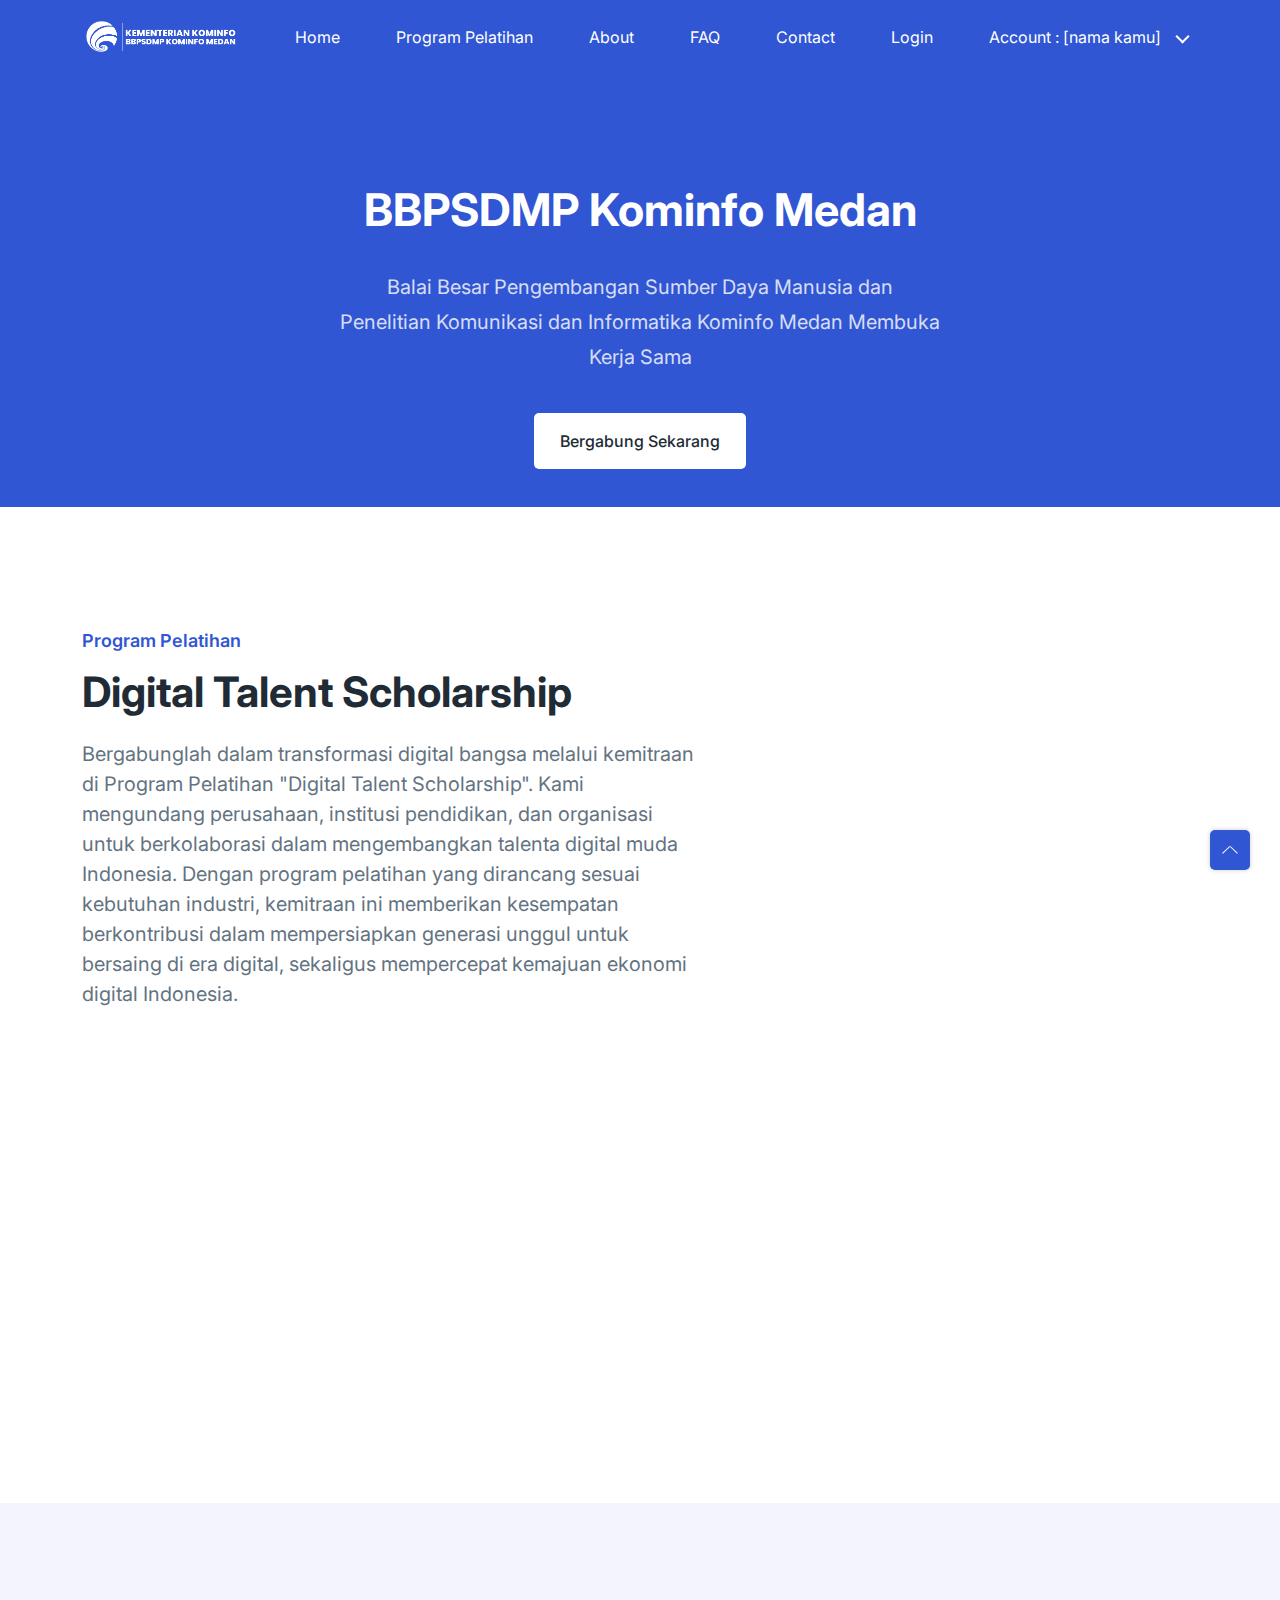
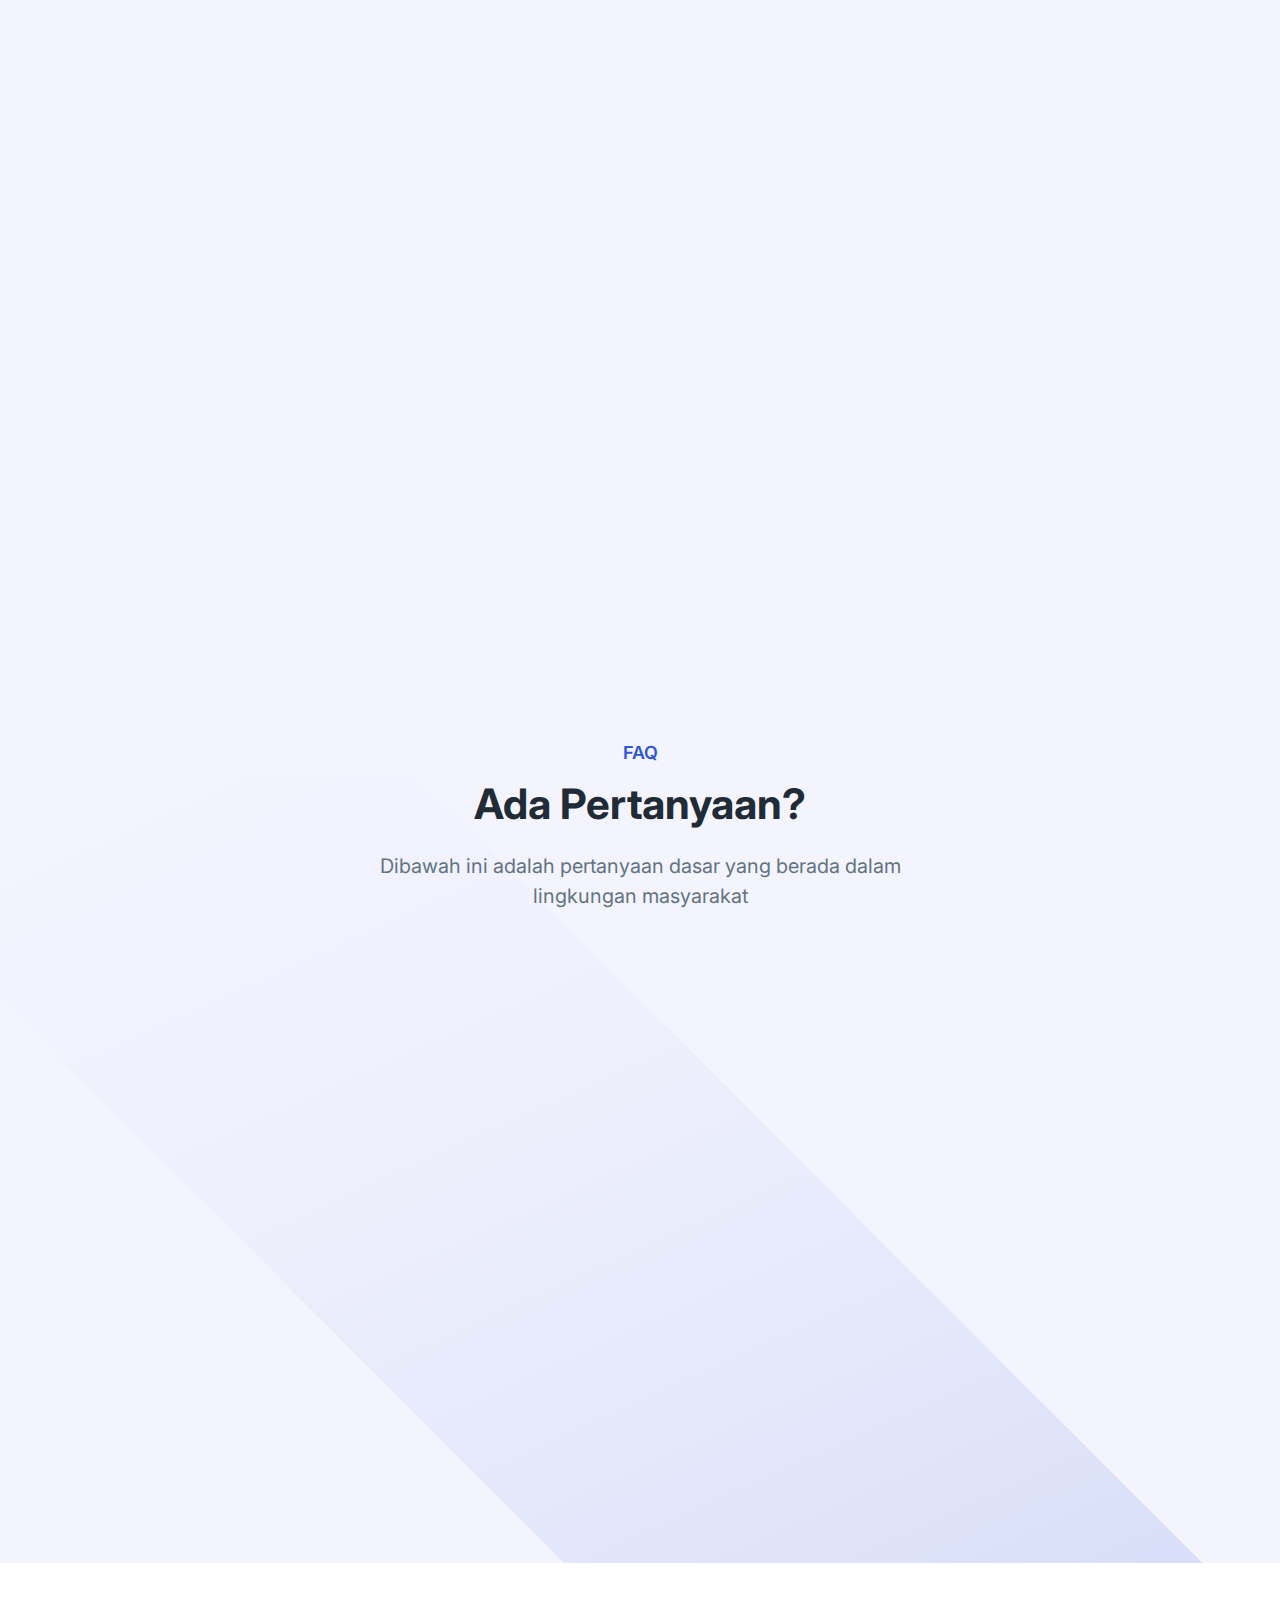
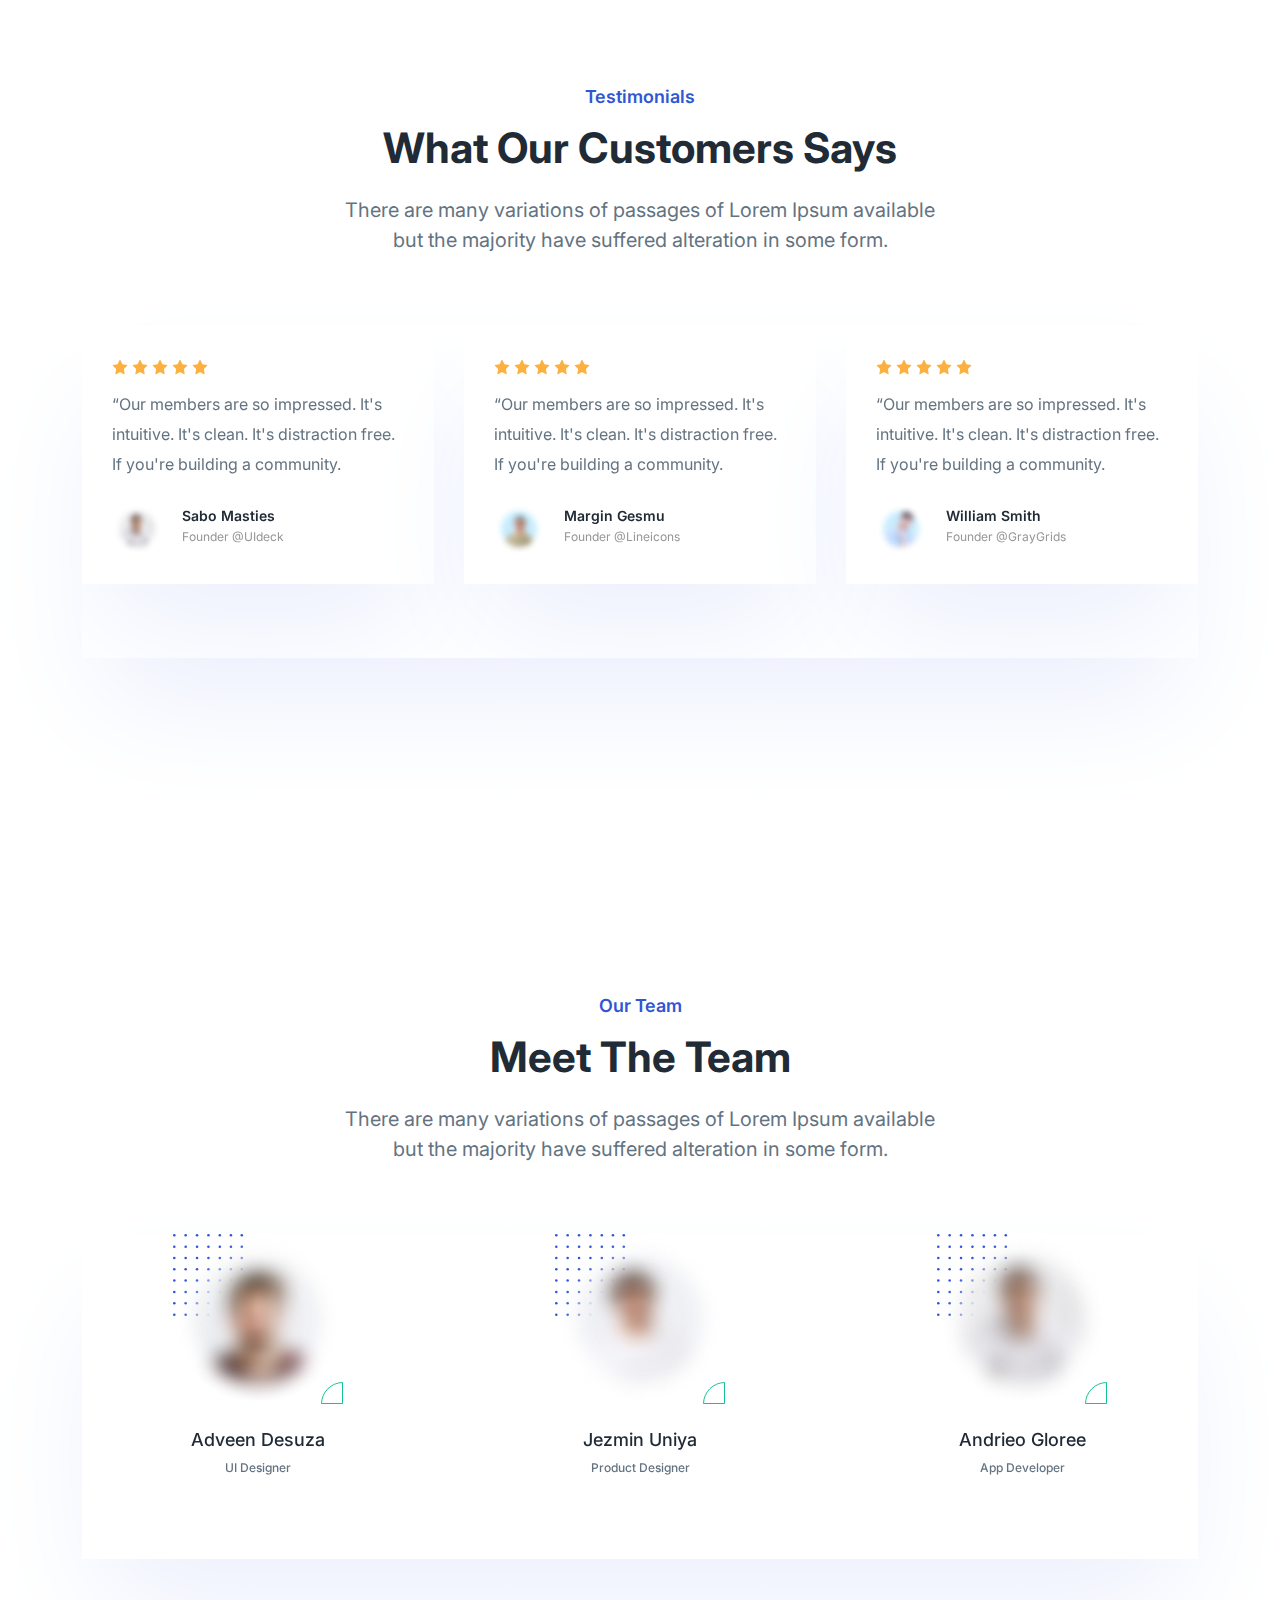
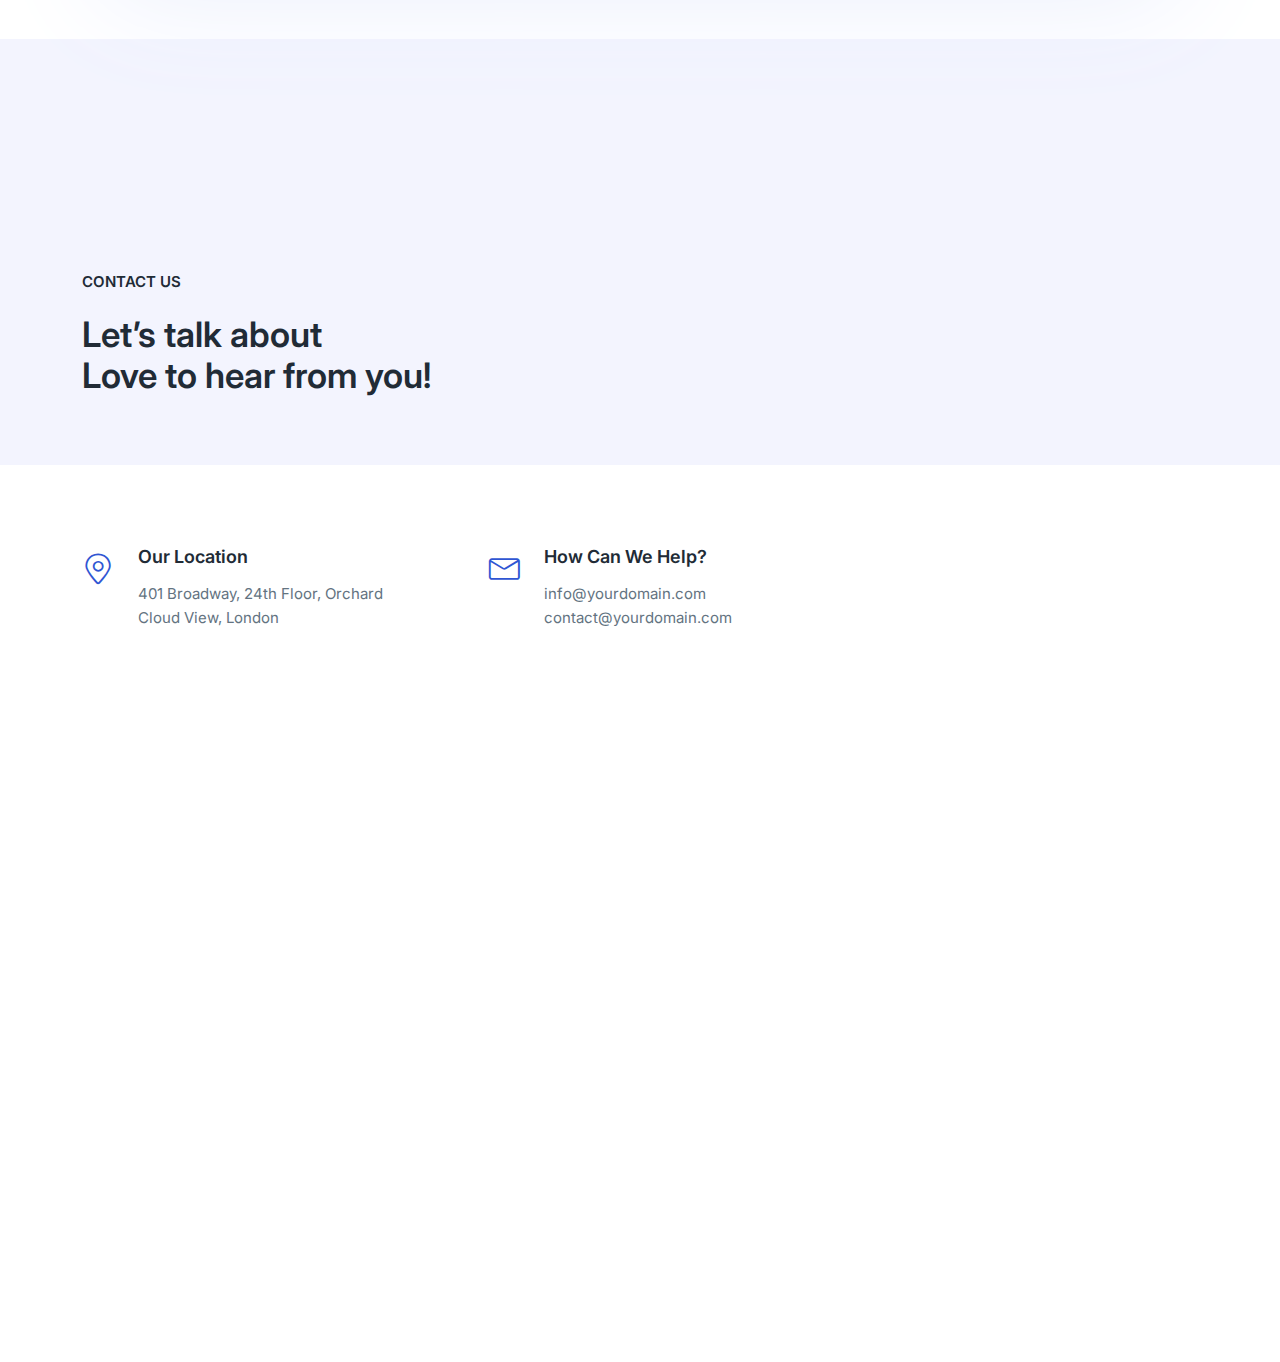
<file: komingfo/index.html>
<!DOCTYPE html>
<html lang="en">
  <head>
    <meta charset="UTF-8" />
    <meta http-equiv="X-UA-Compatible" content="IE=edge" />
    <meta name="viewport" content="width=device-width, initial-scale=1.0" />
    <title>Home | BBPSDMP Kominfo</title>

    <!-- Primary Meta Tags -->
    <meta name="title" content="Home | BBPSDMP Kominfo">
    <meta name="description" content="Home | BBPSDMP Kominfo">
    <meta name="viewport" content="width=device-width, initial-scale=1.0">

    <!--====== Favicon Icon ======-->
    <link
      rel="shortcut icon"
      href="assets/images/favicon.svg"
      type="image/svg"
    />

    <!-- ===== All CSS files ===== -->
    <link rel="stylesheet" href="assets/css/bootstrap.min.css" />
    <link rel="stylesheet" href="assets/css/animate.css" />
    <link rel="stylesheet" href="assets/css/lineicons.css" />
    <link rel="stylesheet" href="assets/css/ud-styles.css" />
    <link rel="stylesheet" href="https://cdn.jsdelivr.net/npm/swiper/swiper-bundle.min.css"/>
  </head>

  <style>
    .swiper-container {
      width: 100%;
      height: auto;
      overflow: hidden;
      box-shadow: 0px 60px 120px -20px #ebeffd;
    }
    
    .swiper-slide {
      display: flex;
      justify-content: center;
      align-items: center;
      width: 100%; /* Memastikan setiap slide mengambil lebar penuh */
    }
    
  </style>
  <body>
    <!-- ====== Header Start ====== -->
    <header class="ud-header">
      <div class="container">
        <div class="row">
          <div class="col-lg-12">
            <nav class="navbar navbar-expand-lg">
              <a class="navbar-brand" href="index.html">
                <img src="assets/images/logo/KOMINFO-LOGO1.png" alt="Logo" />
              </a>
              <button class="navbar-toggler">
                <span class="toggler-icon"> </span>
                <span class="toggler-icon"> </span>
                <span class="toggler-icon"> </span>
              </button>

              <div class="navbar-collapse">
                <ul id="nav" class="navbar-nav mx-auto">
                  <li class="nav-item">
                    <a class="ud-menu-scroll" href="#home">Home</a>
                  </li>

                  <li class="nav-item">
                    <a class="ud-menu-scroll" href="#program-pelatihan">Program Pelatihan</a>
                  </li>
                  <li class="nav-item">
                    <a class="ud-menu-scroll" href="#about">About</a>
                  </li>
                  <li class="nav-item">
                    <a class="ud-menu-scroll" href="#faq">FAQ</a>
                  </li>
                  <li class="nav-item">
                    <a class="ud-menu-scroll" href="#contact">Contact</a>
                  </li>
                  <li class="nav-item">
                    <a class="ud-submenu-link" href="login.html">Login</a>
                  </li>
                  
                  <li class="nav-item nav-item-has-children">
                    <a href="javascript:void(0)"> Account : [nama kamu] </a>
                    <ul class="ud-submenu">
                      <li class="ud-submenu-item">
                        <h5>Status Account :</h5>
                      </li>
                      <li class="ud-submenu-item">
                        <p>[status]</p>
                      </li>
                      <li class="ud-submenu-item">
                        <a href="404.html" class="ud-submenu-link">Logout</a>
                      </li>
                      
                    </ul>
                  </li>
                </ul>
              </div>

            </nav>
          </div>
        </div>
      </div>
    </header>
    <!-- ====== Header End ====== -->

    <!-- ====== Hero Start ====== -->
    <section class="ud-hero" id="home">
      <div class="container">
        <div class="row">
          <div class="col-lg-12">
            <div class="ud-hero-content wow fadeInUp" data-wow-delay=".2s">
              <h1 class="ud-hero-title">
                BBPSDMP Kominfo Medan
              </h1>
              <p class="ud-hero-desc">
                Balai Besar Pengembangan Sumber Daya Manusia dan Penelitian Komunikasi dan Informatika Kominfo Medan Membuka Kerja Sama
              </p>
              <ul class="ud-hero-buttons">
                <li>
                  <a href="#" rel="nofollow noopener" target="_blank" class="ud-main-btn ud-white-btn">
                    Bergabung Sekarang
                  </a>
                </li>
              </ul>
            </div>
          </div>
        </div>
      </div>
    </section>
    <!-- ====== Hero End ====== -->

    <!-- ====== Features Start ====== -->
    <section id="program-pelatihan" class="ud-program-pelatihan">
      <div class="container">
        <div class="row">
          <div class="col-lg-12">                                                                                                                                                                                                                                                                                                                   
            <div class="ud-section-title">
              <span>Program Pelatihan</span>
              <h2>Digital Talent Scholarship</h2>
              <p>
                Bergabunglah dalam transformasi digital bangsa melalui kemitraan di Program Pelatihan "Digital Talent Scholarship". Kami mengundang perusahaan, institusi pendidikan, dan organisasi untuk berkolaborasi dalam mengembangkan talenta digital muda Indonesia. Dengan program pelatihan yang dirancang sesuai kebutuhan industri, kemitraan ini memberikan kesempatan berkontribusi dalam mempersiapkan generasi unggul untuk bersaing di era digital, sekaligus mempercepat kemajuan ekonomi digital Indonesia.
              </p>
            </div>
          </div>
        </div>
        <div class="row">
          <div class="col-xl-3 col-lg-3 col-sm-6">
            <div class="ud-single-feature wow fadeInUp" data-wow-delay=".1s">
              <div class="ud-feature-icon">
                <img src="assets/images/icons/academy.png" alt="">
              </div>
              <div class="ud-feature-content">
                <h3 class="ud-feature-title">VSGA</h3>
                <p class="ud-feature-desc">
                  Program Vocational School Graduate Academy
                </p>
                <a class="accordion-button collapsed" data-bs-toggle="collapse" data-bs-target="#collapseVSGA">
                  Learn More
                </a>
                <div id="collapseVSGA" class="accordion-collapse collapse">
                  <p>
                    Program Vocational School Graduate Academy (VSGA) adalah pelatihan dan sertifikasi kompetensi nasional bagi lulusan SMK dan Diploma 3/4 yang belum bekerja. Program ini mencakup bimbingan teknis dan sertifikasi secara luring, serta pelatihan insentif dan sertifikasi secara daring.
                  </p>
                </div>
              </div>
            </div>
          </div>
          
          <div class="col-xl-3 col-lg-3 col-sm-6">
            <div class="ud-single-feature wow fadeInUp" data-wow-delay=".15s">
              <div class="ud-feature-icon">
                <img src="assets/images/icons/business.png" alt="">
              </div>
              <div class="ud-feature-content">
                <h3 class="ud-feature-title">DEA</h3>
                <p class="ud-feature-desc">
                  Digital Entrepreneurship Academy
                </p>
                <a class="accordion-button collapsed" data-bs-toggle="collapse" data-bs-target="#collapseDEA">
                  Learn More
                </a>
                <div id="collapseDEA" class="accordion-collapse collapse">
                  <p>
                    Program Digital Entrepreneurship Academy (DEA) adalah beasiswa pelatihan untuk calon pelaku dan pelaku UMKM yang ingin meningkatkan usahanya melalui teknologi digital. Pelatihan ini bertujuan meningkatkan keterampilan digital dari dasar hingga menengah, dengan peserta dari masyarakat umum dan pelaku UMKM.
                  </p>
                </div>
              </div>
            </div>
          </div>
          
          <div class="col-xl-3 col-lg-3 col-sm-6">
            <div class="ud-single-feature wow fadeInUp" data-wow-delay=".2s">
              <div class="ud-feature-icon">
                <img src="assets/images/icons/goverment.png" alt="">
              </div>
              <div class="ud-feature-content">
                <h3 class="ud-feature-title">GTA</h3>
                <p class="ud-feature-desc">
                  Government Transformation Academy
                </p>
                <a class="accordion-button collapsed" data-bs-toggle="collapse" data-bs-target="#collapseGTA">
                  Learn More
                </a>
                <div id="collapseGTA" class="accordion-collapse collapse">
                  <p>
                    Government Transformation Academy (GTA) adalah program pengembangan SDM untuk meningkatkan kompetensi ASN, TNI, dan Polri dalam mendukung transformasi digital. Pelatihan ini dirancang untuk tingkat keterampilan intermediate dan advance.
                  </p>
                </div>
              </div>
            </div>
          </div>
          
          <div class="col-xl-3 col-lg-3 col-sm-6">
            <div class="ud-single-feature wow fadeInUp" data-wow-delay=".25s">
              <div class="ud-feature-icon">
                <img src="assets/images/icons/virtual-reality.png" alt="">
              </div>
              <div class="ud-feature-content">
                <h3 class="ud-feature-title">TA</h3>
                <p class="ud-feature-desc">
                  Program Pelatihan Thematic Academy <script>document.write(new Date().getFullYear());</script>
                </p>
                <a class="accordion-button collapsed" data-bs-toggle="collapse" data-bs-target="#collapseTA">
                  Learn More
                </a>
                <div id="collapseTA" class="accordion-collapse collapse">
                  <p>
                    Program Thematic Academy (TA) adalah bagian dari Digital Talent Scholarship Kominfo yang ditujukan untuk sektor atau kalangan tertentu. Pelatihan ini bertujuan meningkatkan keterampilan digital dasar masyarakat untuk mempercepat transformasi digital di Indonesia.
                  </p>
                </div>
              </div>
            </div>
          </div>
        </div>
      </div>
    </section>
    <!-- ====== Features End ====== -->

    <!-- ====== About Start ====== -->
    <section id="about" class="ud-about">
      <div class="container">
        <div class="ud-about-wrapper wow fadeInUp justify-content-center" data-wow-delay=".2s">
          <div class="ud-about-content-wrapper">
            <div class="ud-about-content">
              <span class="tag">About Us</span>
              <h2>BBPSDMP Kominfo Medan</h2>
              <p>
                BBPSDMP (Balai Besar Pengembangan Sumber Daya Manusia dan Penelitian Komunikasi dan Informatika) Kominfo Medan adalah lembaga di bawah Kementerian Komunikasi dan Informatika Republik Indonesia. Lembaga ini bertugas untuk mengembangkan sumber daya manusia di bidang komunikasi dan informatika melalui pelatihan, penelitian, dan pendidikan
              </p>
            </div>
          </div>
        </div>
      </div>
    </section>
    <!-- ====== About End ====== -->

    <!-- ====== FAQ Start ====== -->
    <section id="faq" class="ud-faq">
      <div class="shape">
        <img src="assets/images/faq/shape.svg" alt="shape" />
      </div>
      <div class="container">
        <div class="row">
          <div class="col-lg-12">
            <div class="ud-section-title text-center mx-auto">
              <span>FAQ</span>
              <h2>Ada pertanyaan?</h2>
              <p>
                Dibawah ini adalah pertanyaan dasar yang berada dalam lingkungan masyarakat
              </p>
            </div>
          </div>
        </div>

        <div class="row">
          <div class="col-lg-6">
            <div class="ud-single-faq wow fadeInUp" data-wow-delay=".1s">
              <div class="accordion">
                <button
                  class="ud-faq-btn collapsed"
                  data-bs-toggle="collapse"
                  data-bs-target="#collapseOne"
                >
                  <span class="icon flex-shrink-0">
                    <i class="lni lni-chevron-down"></i>
                  </span>
                  <span>Apa visi dan misi utama dari kemitraan ini?</span>
                </button>
                <div id="collapseOne" class="accordion-collapse collapse">
                  <div class="ud-faq-body">
                    Visi utama kemitraan ini adalah memperkuat infrastruktur dan ekosistem digital di Indonesia untuk mendukung transformasi digital yang inklusif. Misinya adalah meningkatkan kolaborasi antara pemerintah, swasta, dan masyarakat dalam pengembangan teknologi informasi dan komunikasi, serta memastikan akses yang lebih luas terhadap layanan digital.
                  </div>
                </div>
              </div>
            </div>
            <div class="ud-single-faq wow fadeInUp" data-wow-delay=".15s">
              <div class="accordion">
                <button
                  class="ud-faq-btn collapsed"
                  data-bs-toggle="collapse"
                  data-bs-target="#collapseTwo"
                >
                  <span class="icon flex-shrink-0">
                    <i class="lni lni-chevron-down"></i>
                  </span>
                  <span>Bagaimana cara Kominfo memilih mitra strategis dalam proyek-proyeknya?</span>
                </button>
                <div id="collapseTwo" class="accordion-collapse collapse">
                  <div class="ud-faq-body">
                    Kominfo memilih mitra strategis berdasarkan beberapa kriteria, termasuk kompetensi teknis, pengalaman di bidang terkait, reputasi perusahaan, serta kemampuan untuk berinovasi. Proses seleksi melibatkan evaluasi proposal, presentasi, dan diskusi untuk memastikan keselarasan visi dan tujuan.
                  </div>
                </div>
              </div>
            </div>
            <div class="ud-single-faq wow fadeInUp" data-wow-delay=".2s">
              <div class="accordion">
                <button
                  class="ud-faq-btn collapsed"
                  data-bs-toggle="collapse"
                  data-bs-target="#collapseThree"
                >
                  <span class="icon flex-shrink-0">
                    <i class="lni lni-chevron-down"></i>
                  </span>
                  <span>Apa jenis dukungan yang diberikan oleh Kominfo kepada mitra dalam pelaksanaan program?</span>
                </button>
                <div id="collapseThree" class="accordion-collapse collapse">
                  <div class="ud-faq-body">
                    Kominfo memberikan dukungan berupa pendanaan, akses ke data dan sumber daya, pelatihan, serta bantuan teknis. Selain itu, Kominfo juga berperan dalam memfasilitasi komunikasi antara mitra dan pemangku kepentingan lainnya untuk memastikan kelancaran pelaksanaan program.
                  </div>
                </div>
              </div>
            </div>
          </div>
          <div class="col-lg-6">
            <div class="ud-single-faq wow fadeInUp" data-wow-delay=".1s">
              <div class="accordion">
                <button
                  class="ud-faq-btn collapsed"
                  data-bs-toggle="collapse"
                  data-bs-target="#collapseFour"
                >
                  <span class="icon flex-shrink-0">
                    <i class="lni lni-chevron-down"></i>
                  </span>
                  <span>Bagaimana evaluasi keberhasilan program kemitraan ini dilakukan?</span>
                </button>
                <div id="collapseFour" class="accordion-collapse collapse">
                  <div class="ud-faq-body">
                    Evaluasi dilakukan secara berkala dengan menggunakan indikator kinerja yang telah ditetapkan. Metode evaluasi meliputi survei, analisis data, dan umpan balik dari semua pihak yang terlibat. Hasil evaluasi ini digunakan untuk memperbaiki program dan mengoptimalkan hasil kemitraan.
                  </div>
                </div>
              </div>
            </div>
            <div class="ud-single-faq wow fadeInUp" data-wow-delay=".15s">
              <div class="accordion">
                <button
                  class="ud-faq-btn collapsed"
                  data-bs-toggle="collapse"
                  data-bs-target="#collapseFive"
                >
                  <span class="icon flex-shrink-0">
                    <i class="lni lni-chevron-down"></i>
                  </span>
                  <span>Apa tantangan terbesar yang dihadapi dalam kemitraan sebelumnya dan bagaimana solusinya?</span>
                </button>
                <div id="collapseFive" class="accordion-collapse collapse">
                  <div class="ud-faq-body">
                    Salah satu tantangan terbesar adalah perbedaan visi antara mitra dan Kominfo yang dapat menghambat progres. Solusinya adalah dengan mengadakan workshop dan forum diskusi untuk menyamakan persepsi dan memperjelas tujuan bersama. Selain itu, pendekatan yang lebih fleksibel dalam manajemen proyek juga diterapkan untuk menyesuaikan diri dengan perubahan yang terjadi.
                  </div>
                </div>
              </div>
            </div>
            <div class="ud-single-faq wow fadeInUp" data-wow-delay=".2s">
              <div class="accordion">
                <button
                  class="ud-faq-btn collapsed"
                  data-bs-toggle="collapse"
                  data-bs-target="#collapseSix"
                >
                  <span class="icon flex-shrink-0">
                    <i class="lni lni-chevron-down"></i>
                  </span>
                  <span>Bagaimana Kominfo melibatkan masyarakat dalam program kemitraan untuk meningkatkan literasi digital?</span>
                </button>
                <div id="collapseSix" class="accordion-collapse collapse">
                  <div class="ud-faq-body">
                    Pelatihan dan Workshop, Kampanye Kesadaran Publik,Kolaborasi dengan LSM dan Komunitas,Program Digitalisasi Desa,Platform Pembelajaran Online
                  </div>
                </div>
              </div>
            </div>
          </div>
        </div>
      </div>
    </section>
    <!-- ====== FAQ End ====== -->

    <!-- ====== Testimonials Start ====== -->
    <section id="testimonials" class="ud-testimonials">
      <div class="container">
        <div class="row">
          <div class="col-lg-12">
            <div class="ud-section-title mx-auto text-center">
              <span>Testimonials</span>
              <h2>What our Customers Says</h2>
              <p>
                There are many variations of passages of Lorem Ipsum available
                but the majority have suffered alteration in some form.
              </p>
            </div>
          </div>
        </div>

        <div class="swiper-container testimonial-swiper">
          <div class="swiper-wrapper">
            <div class="swiper-slide">
              <div class="ud-single-testimonial">
                <div class="ud-testimonial-ratings">
                  <i class="lni lni-star-filled"></i>
                  <i class="lni lni-star-filled"></i>
                  <i class="lni lni-star-filled"></i>
                  <i class="lni lni-star-filled"></i>
                  <i class="lni lni-star-filled"></i>
                </div>
                <div class="ud-testimonial-content">
                  <p>
                    “Our members are so impressed. It's intuitive. It's clean.
                    It's distraction free. If you're building a community.
                  </p>
                </div>
                <div class="ud-testimonial-info">
                  <div class="ud-testimonial-image">
                    <img src="assets/images/testimonials/author-01.png" alt="author" />
                  </div>
                  <div class="ud-testimonial-meta">
                    <h4>Sabo Masties</h4>
                    <p>Founder @UIdeck</p>
                  </div>
                </div>
              </div>
            </div>
            <div class="swiper-slide">
              <div class="ud-single-testimonial">
                <div class="ud-testimonial-ratings">
                  <i class="lni lni-star-filled"></i>
                  <i class="lni lni-star-filled"></i>
                  <i class="lni lni-star-filled"></i>
                  <i class="lni lni-star-filled"></i>
                  <i class="lni lni-star-filled"></i>
                </div>
                <div class="ud-testimonial-content">
                  <p>
                    “Our members are so impressed. It's intuitive. It's clean.
                    It's distraction free. If you're building a community.
                  </p>
                </div>
                <div class="ud-testimonial-info">
                  <div class="ud-testimonial-image">
                    <img src="assets/images/testimonials/author-02.png" alt="author" />
                  </div>
                  <div class="ud-testimonial-meta">
                    <h4>Margin Gesmu</h4>
                    <p>Founder @Lineicons</p>
                  </div>
                </div>
              </div>
            </div>
            <div class="swiper-slide">
              <div class="ud-single-testimonial">
                <div class="ud-testimonial-ratings">
                  <i class="lni lni-star-filled"></i>
                  <i class="lni lni-star-filled"></i>
                  <i class="lni lni-star-filled"></i>
                  <i class="lni lni-star-filled"></i>
                  <i class="lni lni-star-filled"></i>
                </div>
                <div class="ud-testimonial-content">
                  <p>
                    “Our members are so impressed. It's intuitive. It's clean.
                    It's distraction free. If you're building a community.
                  </p>
                </div>
                <div class="ud-testimonial-info">
                  <div class="ud-testimonial-image">
                    <img src="assets/images/testimonials/author-03.png" alt="author" />
                  </div>
                  <div class="ud-testimonial-meta">
                    <h4>William Smith</h4>
                    <p>Founder @GrayGrids</p>
                  </div>
                </div>
              </div>
            </div>
          </div>
        </div>
        
        <div class="row">
          <div class="col-lg-12">
            <div class="ud-brands wow fadeInUp" data-wow-delay=".2s">
              <div class="ud-title">
                <h6>Disupport oleh</h6>
              </div>
              <div class="ud-brands-logo">
                <div class="ud-single-logo">
                  <img src="assets/images/brands/dts-mono.png" alt="ayroui" />
                </div>
                
                <div class="ud-single-logo">
                  <img
                    src="assets/images/brands/logo-kominfo.png"
                    alt="graygrids"
                  />
                </div>

              </div>
            </div>
          </div>
        </div>
      </div>
    </section>
    <!-- ====== Testimonials End ====== -->

    <!-- ====== Team Start ====== -->
    <section id="team" class="ud-team">
      <div class="container">
        <div class="row">
          <div class="col-lg-12">
            <div class="ud-section-title mx-auto text-center">
              <span>Our Team</span>
              <h2>Meet The Team</h2>
              <p>
                There are many variations of passages of Lorem Ipsum available
                but the majority have suffered alteration in some form.
              </p>
            </div>
          </div>
        </div>

        <!-- Swiper dan tim -->
        <div class="swiper-container team-swiper">
          <div class="swiper-wrapper">
            <div class="swiper-slide">
              <div class="ud-single-team">
                <div class="ud-team-image-wrapper">
                  <div class="ud-team-image">
                    <img src="assets/images/team/team-01.png" alt="team" />
                  </div>
                  <img src="assets/images/team/dotted-shape.svg" alt="shape" class="shape shape-1" />
                  <img src="assets/images/team/shape-2.svg" alt="shape" class="shape shape-2" />
                </div>
                <div class="ud-team-info">
                  <h5>Adveen Desuza</h5>
                  <h6>UI Designer</h6>
                </div>
              </div>
            </div>
            <div class="swiper-slide">
              <div class="ud-single-team">
                <div class="ud-team-image-wrapper">
                  <div class="ud-team-image">
                    <img src="assets/images/team/team-02.png" alt="team" />
                  </div>
                  <img src="assets/images/team/dotted-shape.svg" alt="shape" class="shape shape-1" />
                  <img src="assets/images/team/shape-2.svg" alt="shape" class="shape shape-2" />
                </div>
                <div class="ud-team-info">
                  <h5>Jezmin uniya</h5>
                  <h6>Product Designer</h6>
                </div>
              </div>
            </div>
            <div class="swiper-slide">
              <div class="ud-single-team">
                <div class="ud-team-image-wrapper">
                  <div class="ud-team-image">
                    <img src="assets/images/team/team-03.png" alt="team" />
                  </div>
                  <img src="assets/images/team/dotted-shape.svg" alt="shape" class="shape shape-1" />
                  <img src="assets/images/team/shape-2.svg" alt="shape" class="shape shape-2" />
                </div>
                <div class="ud-team-info">
                  <h5>Andrieo Gloree</h5>
                  <h6>App Developer</h6>
                </div>
              </div>
            </div>
            <div class="swiper-slide">
              <div class="ud-single-team">
                <div class="ud-team-image-wrapper">
                  <div class="ud-team-image">
                    <img src="assets/images/team/team-04.png" alt="team" />
                  </div>
                  <img src="assets/images/team/dotted-shape.svg" alt="shape" class="shape shape-1" />
                  <img src="assets/images/team/shape-2.svg" alt="shape" class="shape shape-2" />
                </div>
                <div class="ud-team-info">
                  <h5>Jackie Sanders</h5>
                  <h6>Content Writer</h6>
                </div>
              </div>
            </div>
          </div>

        </div>



      </div>
    </section>
    <!-- ====== Team End ====== -->

    <!-- ====== Contact Start ====== -->
    <section id="contact" class="ud-contact">
      <div class="container">
        <div class="row align-items-center">
          <div class="col-xl-8 col-lg-7">
            <div class="ud-contact-content-wrapper">
              <div class="ud-contact-title">
                <span>CONTACT US</span>
                <h2>
                  Let’s talk about <br />
                  Love to hear from you!
                </h2>
              </div>
              <div class="ud-contact-info-wrapper">
                <div class="ud-single-info">
                  <div class="ud-info-icon">
                    <i class="lni lni-map-marker"></i>
                  </div>
                  <div class="ud-info-meta">
                    <h5>Our Location</h5>
                    <p>401 Broadway, 24th Floor, Orchard Cloud View, London</p>
                  </div>
                </div>
                <div class="ud-single-info">
                  <div class="ud-info-icon">
                    <i class="lni lni-envelope"></i>
                  </div>
                  <div class="ud-info-meta">
                    <h5>How Can We Help?</h5>
                    <p>info@yourdomain.com</p>
                    <p>contact@yourdomain.com</p>
                  </div>
                </div>
              </div>
            </div>
          </div>
          <div class="col-xl-4 col-lg-5">
            <div
              class="ud-contact-form-wrapper wow fadeInUp"
              data-wow-delay=".2s"
            >
              <h3 class="ud-contact-form-title">Send us a Message</h3>
              <form class="ud-contact-form">
                <div class="ud-form-group">
                  <label for="fullName">Full Name*</label>
                  <input
                    type="text"
                    name="fullName"
                    placeholder="Adam Gelius"
                  />
                </div>
                <div class="ud-form-group">
                  <label for="email">Email*</label>
                  <input
                    type="email"
                    name="email"
                    placeholder="example@yourmail.com"
                  />
                </div>
                <div class="ud-form-group">
                  <label for="phone">Phone*</label>
                  <input
                    type="text"
                    name="phone"
                    placeholder="+885 1254 5211 552"
                  />
                </div>
                <div class="ud-form-group">
                  <label for="message">Message*</label>
                  <textarea
                    name="message"
                    rows="1"
                    placeholder="type your message here"
                  ></textarea>
                </div>
                <div class="ud-form-group mb-0">
                  <button type="submit" class="ud-main-btn">
                    Send Message
                  </button>
                </div>
              </form>
            </div>
          </div>
        </div>
      </div>
    </section>
    <!-- ====== Contact End ====== -->

    <!-- ====== Footer Start ====== -->
    <footer class="ud-footer wow fadeInUp" data-wow-delay=".15s">
      <div class="shape shape-1">
        <img src="assets/images/footer/shape-1.svg" alt="shape" />
      </div>
      <div class="shape shape-2">
        <img src="assets/images/footer/shape-2.svg" alt="shape" />
      </div>
      <div class="shape shape-3">
        <img src="assets/images/footer/shape-3.svg" alt="shape" />
      </div>
      <div class="ud-footer-widgets">
        <div class="container">
          <div class="row">
            <div class="col-xl-3 col-lg-4 col-md-6">
              <div class="ud-widget">
                <a href="index.html" class="ud-footer-logo">
                  <img src="assets/images/logo/KOMINFO-LOGO1.png" alt="logo" />
                </a>
                <p class="ud-widget-desc">
                  bertugas untuk mengembangkan sumber daya manusia di bidang komunikasi dan informatika melalui pelatihan, penelitian, dan pendidikan
                </p>
                
              </div>
            </div>

            <div class="col-xl-2 col-lg-2 col-md-6 col-sm-6">
              <div class="ud-widget">
                <h5 class="ud-widget-title">About Us</h5>
                <ul class="ud-widget-links">
                  <li>
                    <a href="#home">Home</a>
                  </li>
                  <li>
                    <a href="#program-pelatihan">Program Pelatihan</a>
                  </li>
                  <li>
                    <a href="#about">About</a>
                  </li>
                  <li>
                    <a href="#testimonial">Testimonial</a>
                  </li>
                </ul>
              </div>
            </div>
            
            <div class="col-xl-3 col-lg-6 col-md-8 col-sm-10">
              <div class="ud-widget">
                <h5 class="ud-widget-title">Partners</h5>
                <ul class="ud-widget-brands">
                  <li>
                    <a
                      href="https://digitalent.kominfo.go.id/"
                    >
                      <img
                        src="assets/images/brands/dts-mono1.png"
                        alt="digitalent"
                      />
                    </a>
                  </li>
                  
                </ul>
              </div>
            </div>
          </div>
        </div>
      </div>
      <div class="ud-footer-bottom">
        <div class="container">
          <div class="row">
            <div class="col-md-8">
              <ul class="ud-footer-bottom-left">
                <li>
                  <a href="javascript:void(0)">Privacy policy</a>
                </li>
                <li>
                  <a href="javascript:void(0)">Support policy</a>
                </li>
                <li>
                  <a href="javascript:void(0)">Terms of service</a>
                </li>
              </ul>
            </div>
            <div class="col-md-4">
              <p class="ud-footer-bottom-right">
                <script>
                  document.write(new Date().getFullYear());
                </script>
              , Made with ❤️ by <a href="https://github.com/rynnxz" class="footer-link fw-bolder">Arrienty</a>
              </p>
            </div>
          </div>
        </div>
      </div>
    </footer>
    <!-- ====== Footer End ====== -->

    <!-- ====== Back To Top Start ====== -->
    <a href="javascript:void(0)" class="back-to-top">
      <i class="lni lni-chevron-up"> </i>
    </a>
    <!-- ====== Back To Top End ====== -->

    <!-- ====== All Javascript Files ====== -->
    <script src="assets/js/bootstrap.bundle.min.js"></script>
    <script src="assets/js/wow.min.js"></script>
    <script src="assets/js/main.js"></script>

    <script src="https://cdn.jsdelivr.net/npm/swiper/swiper-bundle.min.js"></script>
    <script>
      // ==== for menu scroll
      const pageLink = document.querySelectorAll(".ud-menu-scroll");

      pageLink.forEach((elem) => {
        elem.addEventListener("click", (e) => {
          e.preventDefault();
          document.querySelector(elem.getAttribute("href")).scrollIntoView({
            behavior: "smooth",
            offsetTop: 1 - 60,
          });
        });
      });

      // section menu active
      function onScroll(event) {
        const sections = document.querySelectorAll(".ud-menu-scroll");
        const scrollPos =
          window.pageYOffset ||
          document.documentElement.scrollTop ||
          document.body.scrollTop;

        for (let i = 0; i < sections.length; i++) {
          const currLink = sections[i];
          const val = currLink.getAttribute("href");
          const refElement = document.querySelector(val);
          const scrollTopMinus = scrollPos + 73;
          if (
            refElement.offsetTop <= scrollTopMinus &&
            refElement.offsetTop + refElement.offsetHeight > scrollTopMinus
          ) {
            document
              .querySelector(".ud-menu-scroll")
              .classList.remove("active");
            currLink.classList.add("active");
          } else {
            currLink.classList.remove("active");
          }
        }
      }

      window.document.addEventListener("scroll", onScroll);
    </script>

  <script>
    // Swiper untuk testimonial
    var testimonialSwiper = new Swiper(".testimonial-swiper", {
      loop: true,
      navigation: {
        nextEl: ".swiper-button-next",
        prevEl: ".swiper-button-prev",
      },
      pagination: {
        el: ".swiper-pagination",
        clickable: true,
      },
      autoplay: {
        delay: 3000,
        disableOnInteraction: false,
      },
      effect: "slide",
      slidesPerView: 1,
      spaceBetween: 30,
      breakpoints: {
        768: {
          slidesPerView: 2,
        },
        992: {
          slidesPerView: 3,
        },
      },
    });

    // Swiper untuk tim
    var teamSwiper = new Swiper(".team-swiper", {
      loop: true,
      navigation: {
        nextEl: ".swiper-button-next",
        prevEl: ".swiper-button-prev",
      },
      pagination: {
        el: ".swiper-pagination",
        clickable: true,
      },
      autoplay: {
        delay: 5000,
        disableOnInteraction: false,
      },
      effect: "slide",
      slidesPerView: 1,
      spaceBetween: 30,
      breakpoints: {
        768: {
          slidesPerView: 2,
        },
        992: {
          slidesPerView: 3,
        },
      },
    });

  </script>

    
  </body>
</html>
</file>
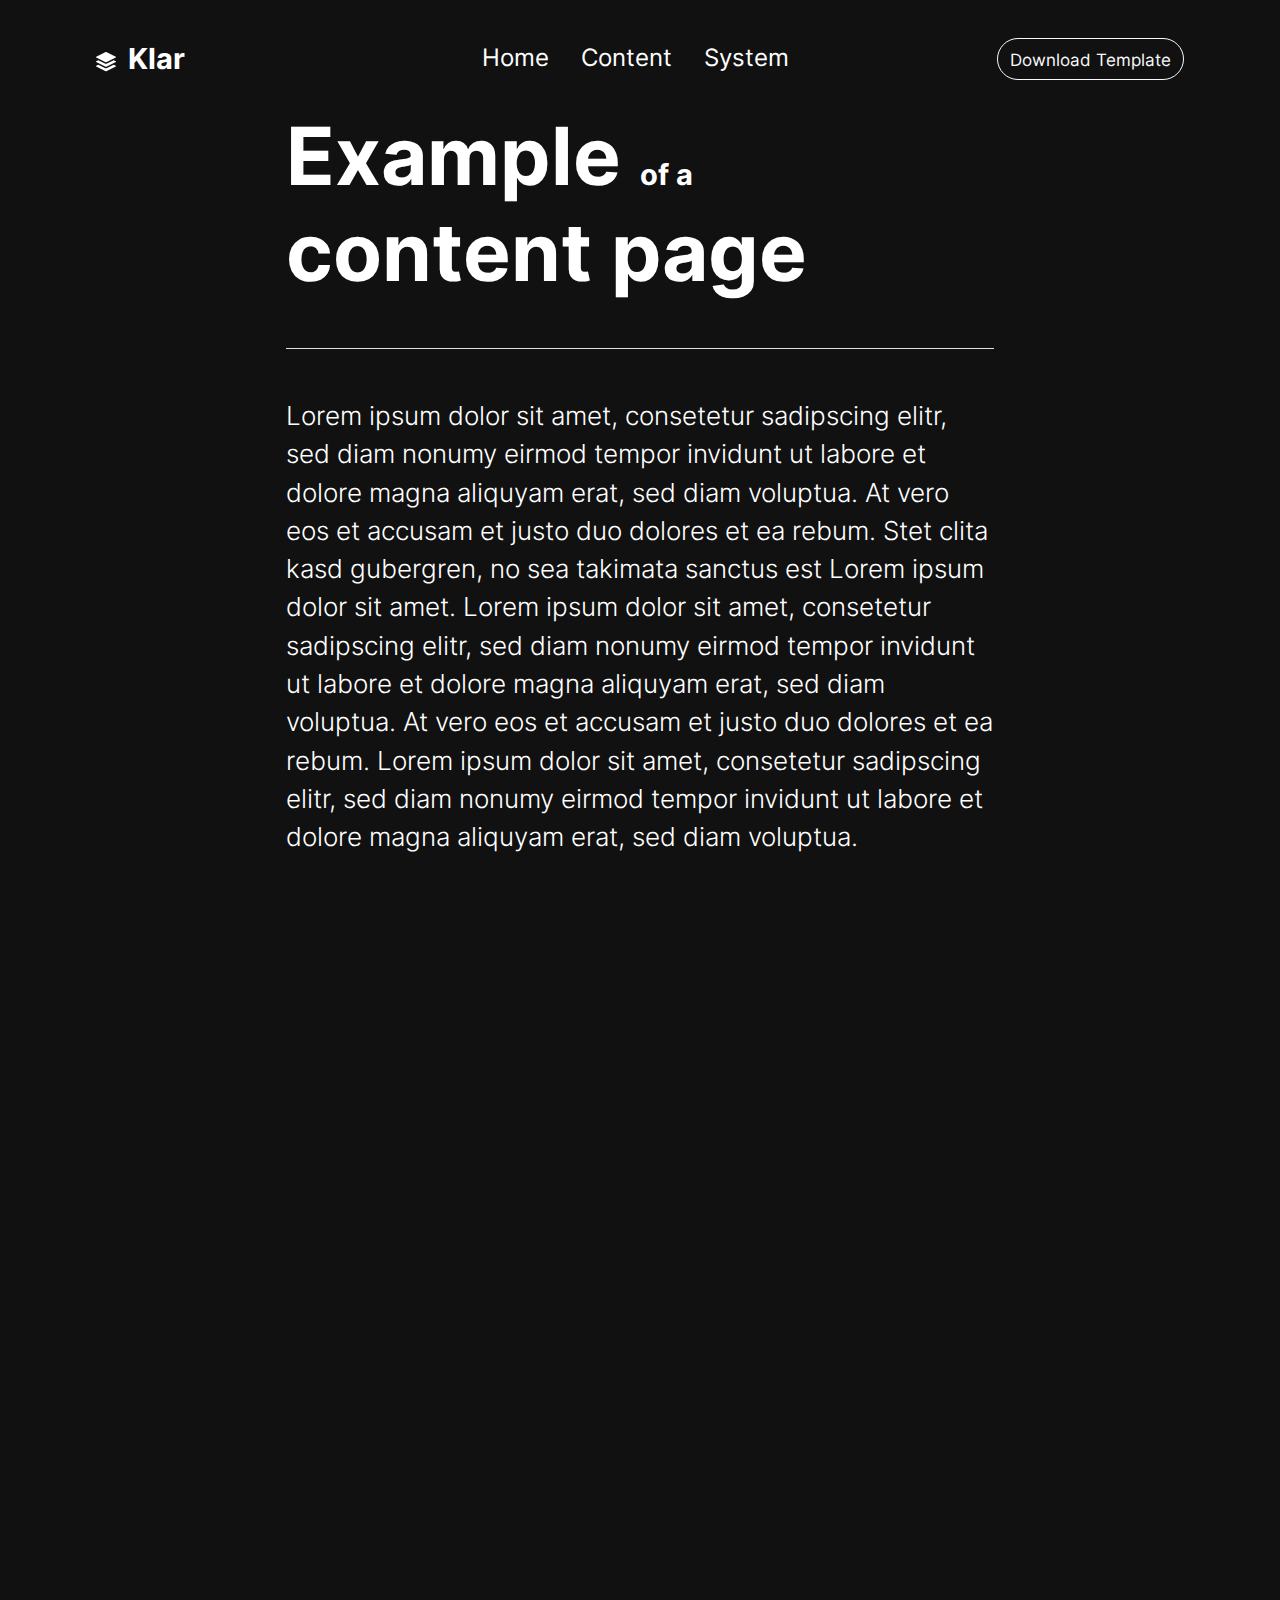
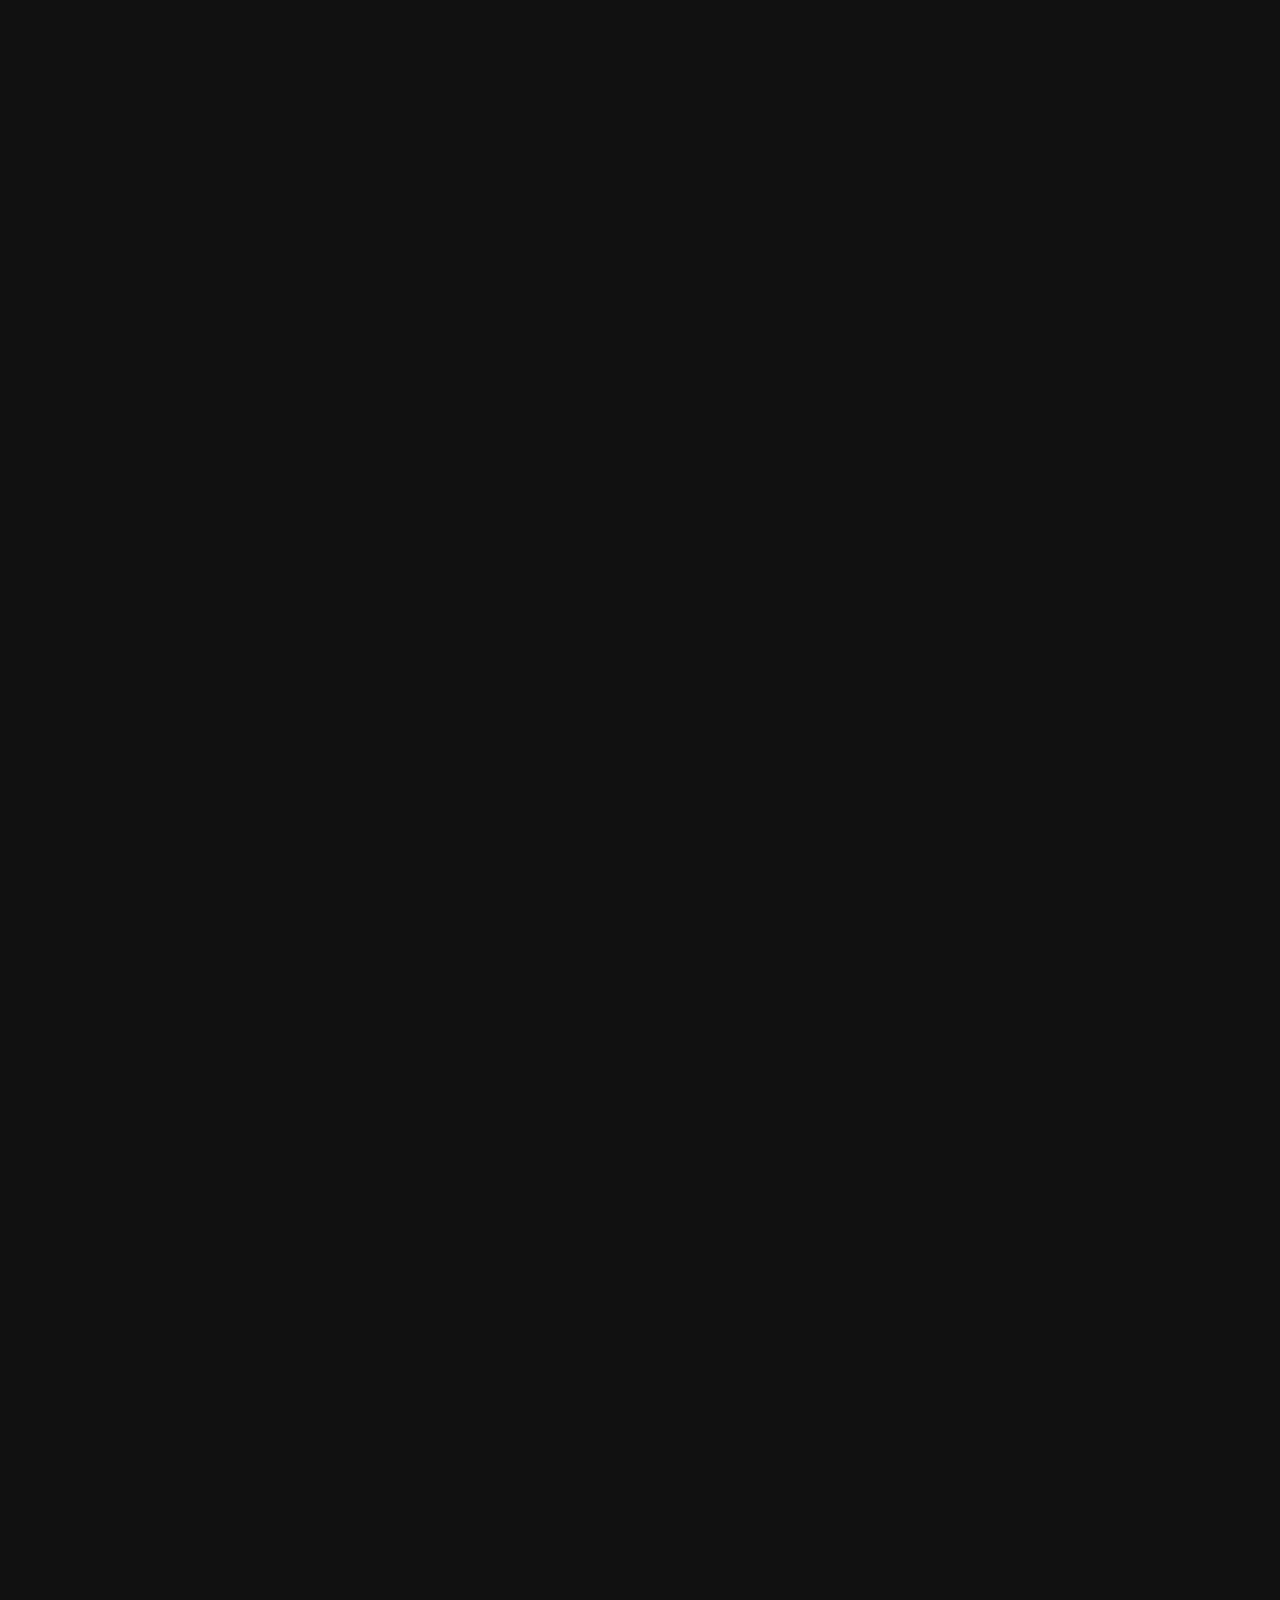
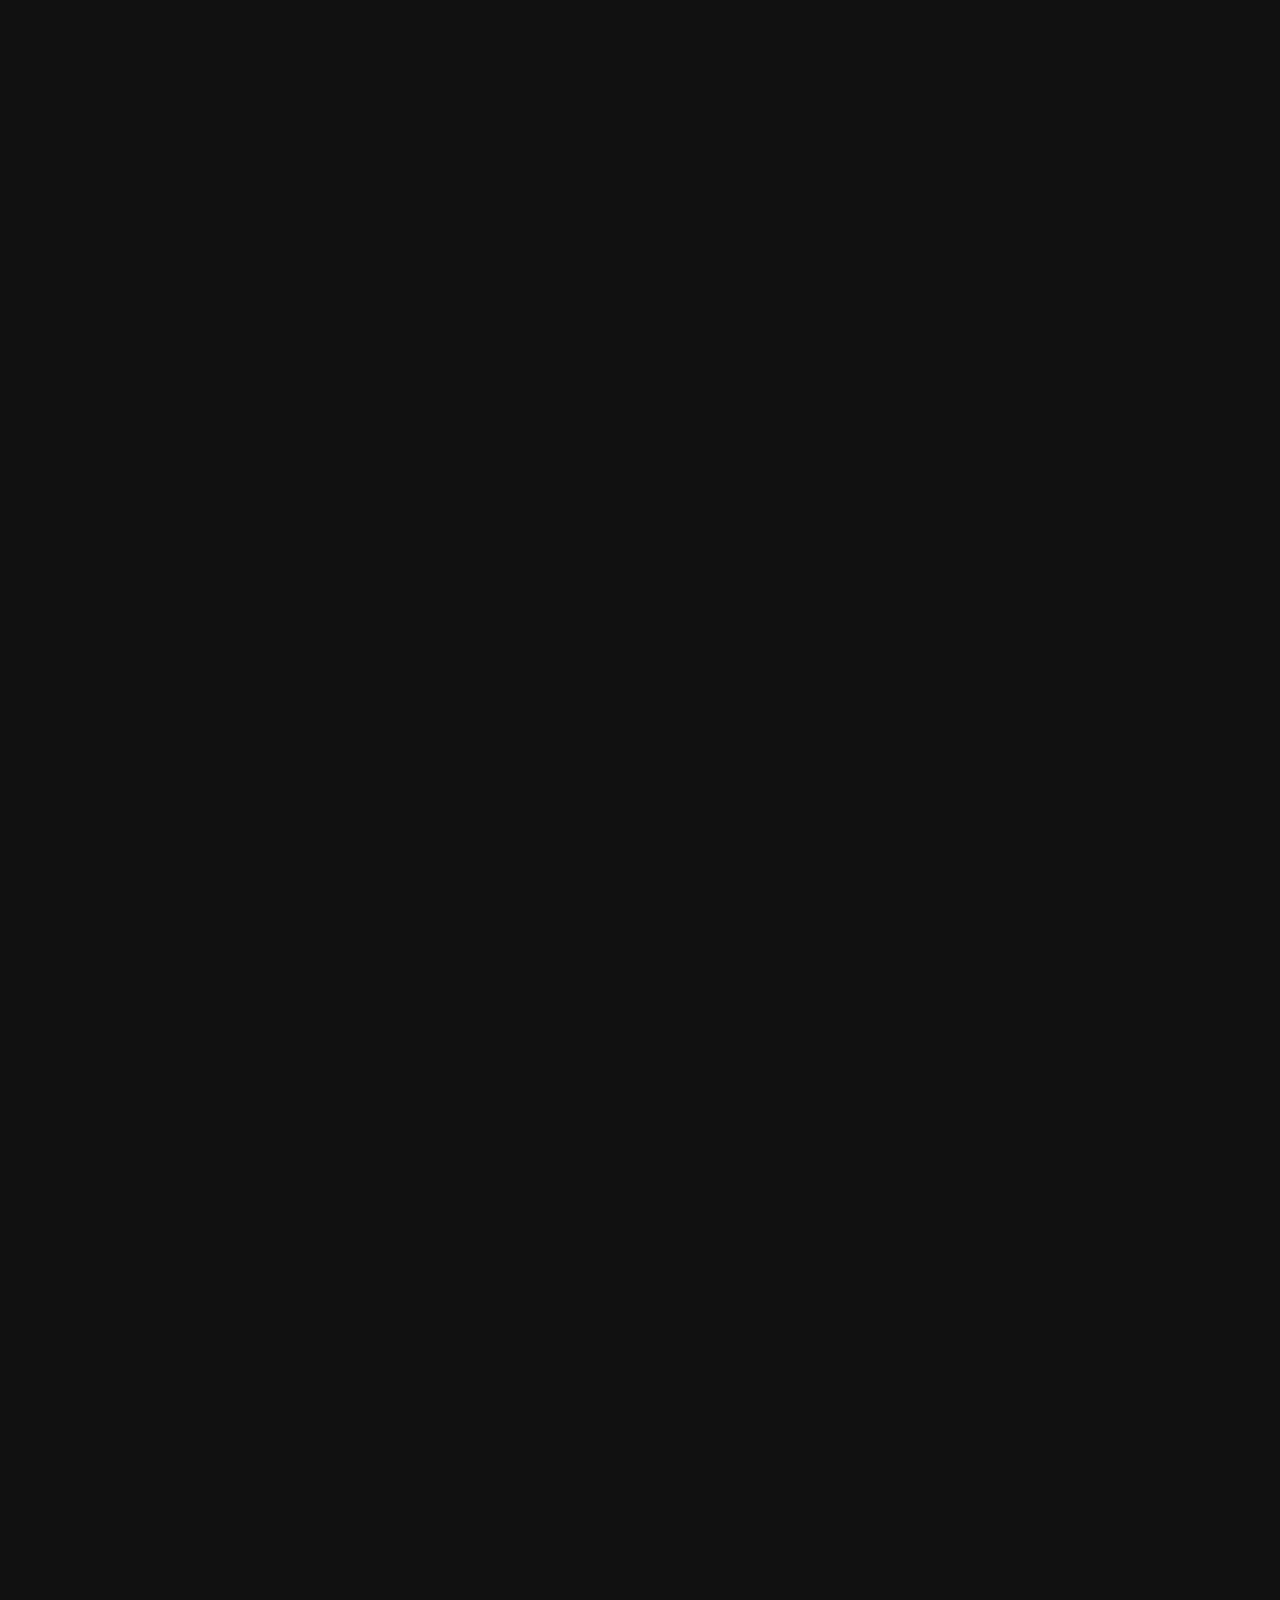
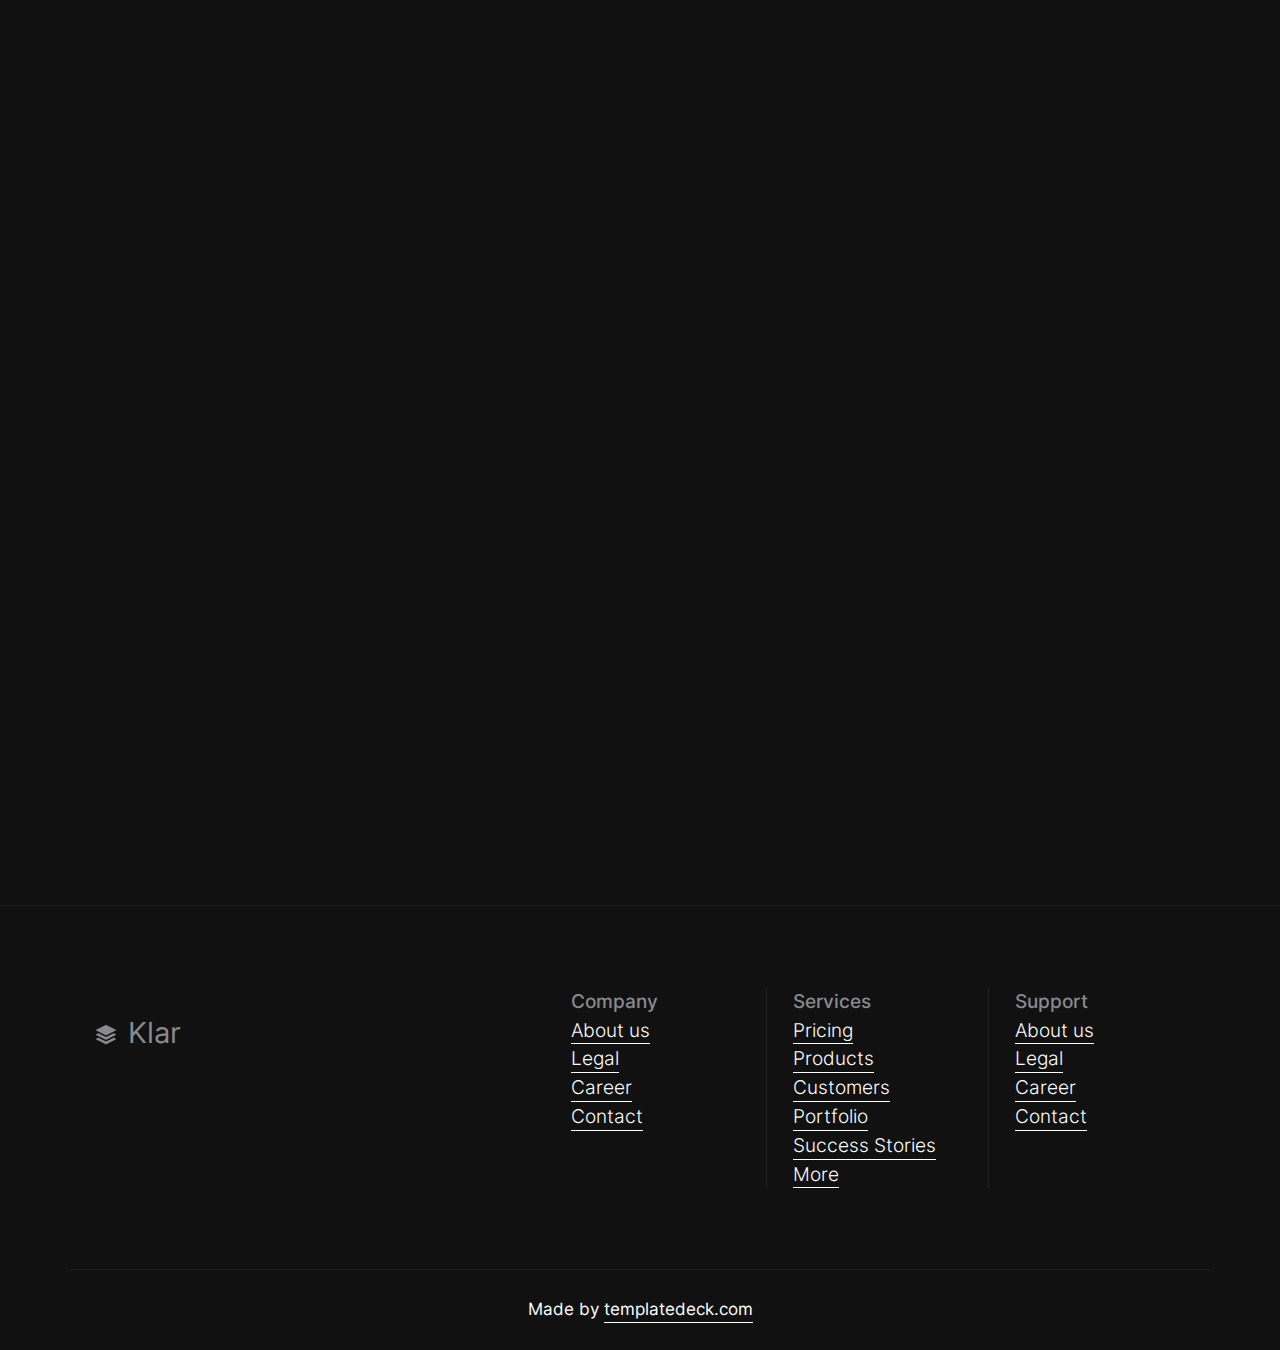
<file: client-side/content.html>
<!doctype html>
<html class="h-100" lang="en">

  <head>
      <meta charset="utf-8">
  <meta name="viewport" content="width=device-width,initial-scale=1,shrink-to-fit=no">
  <meta name="description" content="A well made and handcrafted Bootstrap 5 template">
  <link rel="apple-touch-icon" sizes="180x180" href="img/apple-touch-icon.png">
  <link rel="icon" type="image/png" sizes="32x32" href="img/favicon-32x32.png">
  <link rel="icon" type="image/png" sizes="16x16" href="img/favicon-16x16.png">
  <link rel="icon" type="image/png" sizes="96x96" href="img/favicon.png">
  <meta name="author" content="Holger Koenemann">
  <meta name="generator" content="Eleventy v2.0.0">
  <meta name="HandheldFriendly" content="true">
  <title>About</title>
  <link rel="stylesheet" href="css/theme.min.css">

   <style>

/* inter-300 - latin */
@font-face {
  font-family: 'Inter';
  font-style: normal;
  font-weight: 300;
  font-display: swap;
  src: local(''),
       url('fonts/inter-v12-latin-300.woff2') format('woff2'), /* Chrome 26+, Opera 23+, Firefox 39+ */
       url('fonts/inter-v12-latin-300.woff') format('woff'); /* Chrome 6+, Firefox 3.6+, IE 9+, Safari 5.1+ */
}

/* inter-400 - latin */
@font-face {
  font-family: 'Inter';
  font-style: normal;
  font-weight: 400;
  font-display: swap;
  src: local(''),
       url('fonts/inter-v12-latin-regular.woff2') format('woff2'), /* Chrome 26+, Opera 23+, Firefox 39+ */
       url('fonts/inter-v12-latin-regular.woff') format('woff'); /* Chrome 6+, Firefox 3.6+, IE 9+, Safari 5.1+ */
}

@font-face {
  font-family: 'Inter';
  font-style: normal;
  font-weight: 500;
  font-display: swap;
  src: local(''),
       url('fonts/inter-v12-latin-500.woff2') format('woff2'), /* Chrome 26+, Opera 23+, Firefox 39+ */
       url('fonts/inter-v12-latin-500.woff') format('woff'); /* Chrome 6+, Firefox 3.6+, IE 9+, Safari 5.1+ */
}
@font-face {
  font-family: 'Inter';
  font-style: normal;
  font-weight: 700;
  font-display: swap;
  src: local(''),
       url('fonts/inter-v12-latin-700.woff2') format('woff2'), /* Chrome 26+, Opera 23+, Firefox 39+ */
       url('fonts/inter-v12-latin-700.woff') format('woff'); /* Chrome 6+, Firefox 3.6+, IE 9+, Safari 5.1+ */
}

</style>


  </head>

  <body class="bg-black text-white mt-0" data-bs-spy="scroll" data-bs-target="#navScroll">

    <nav id="navScroll" class="navbar navbar-dark bg-black fixed-top px-vw-5" tabindex="0">
  <div class="container">
    <a class="navbar-brand pe-md-4 fs-4 col-12 col-md-auto text-center" href="index.html">
  <svg xmlns="http://www.w3.org/2000/svg" width="20" height="20" fill="currentColor" class="bi bi-stack" viewBox="0 0 16 16">
    <path d="m14.12 10.163 1.715.858c.22.11.22.424 0 .534L8.267 15.34a.598.598 0 0 1-.534 0L.165 11.555a.299.299 0 0 1 0-.534l1.716-.858 5.317 2.659c.505.252 1.1.252 1.604 0l5.317-2.66zM7.733.063a.598.598 0 0 1 .534 0l7.568 3.784a.3.3 0 0 1 0 .535L8.267 8.165a.598.598 0 0 1-.534 0L.165 4.382a.299.299 0 0 1 0-.535L7.733.063z"/>
    <path d="m14.12 6.576 1.715.858c.22.11.22.424 0 .534l-7.568 3.784a.598.598 0 0 1-.534 0L.165 7.968a.299.299 0 0 1 0-.534l1.716-.858 5.317 2.659c.505.252 1.1.252 1.604 0l5.317-2.659z"/>
  </svg>
  <span class="ms-md-1 mt-1 fw-bolder me-md-5">Klar</span>
</a>

      <ul class="navbar-nav mx-auto mb-2 mb-lg-0 list-group list-group-horizontal">
      <li class="nav-item">
  <a class="nav-link fs-5" href="index.html" aria-label="Homepage">
    Home
  </a>
</li>
<li class="nav-item">
  <a class="nav-link fs-5" href="content.html" aria-label="A sample content page">
    Content
  </a>
</li>
<li class="nav-item">
  <a class="nav-link fs-5" href="system.html" aria-label="A system message page">
    System
  </a>
</li>

    </ul>
      <a href="https://templatedeck.com/klar-html-template.html" aria-label="Download this template" class="btn btn-outline-light">
        <small>Download Template</small>
      </a>
</div>
</nav>

    <main>
      <div class="container">
  <div class="row d-flex justify-content-center py-vh-5 pb-0">
    <div class="col-12 col-lg-10 col-xl-8">
      <div class="row">
        <div class="col-12">
          <h1 class="display-1 fw-bold">Example
            <span class="fs-4">of a</span><br>
            content page</h1>
          <p class="lead border-top pt-5 mt-5" data-aos="fade-up">Lorem ipsum dolor sit amet, consetetur sadipscing elitr, sed diam nonumy eirmod tempor invidunt ut labore et dolore magna aliquyam erat, sed diam
            voluptua. At vero eos et accusam et justo duo dolores et ea rebum. Stet clita kasd gubergren, no sea takimata sanctus est Lorem ipsum dolor sit amet. Lorem ipsum dolor sit amet, consetetur sadipscing elitr, sed diam nonumy eirmod tempor invidunt ut
            labore et dolore magna aliquyam erat, sed diam voluptua. At vero eos et accusam et justo duo dolores et ea rebum. Lorem ipsum dolor sit amet, consetetur sadipscing elitr, sed diam nonumy eirmod tempor invidunt ut labore et dolore magna aliquyam erat,
            sed diam voluptua.
          </p>
        </div>
      </div>
    </div>
    <div class="row">
      <div class="col-12 py-vh-2">
      <img src="img/webp/abstract18.webp" width="1446" height="982" alt="abstract image" class="img-fluid position-relative rounded-5 shadow" data-aos="zoom-up">
    </div>
    </div>
        <div class="col-12 col-lg-10 col-xl-8">
      <div class="row d-flex align-items-start" data-aos="fade-right">
        <div class="col-12 col-lg-7">
          <h2 class="h3 mt-5 border-top pt-5">01. Dolor istam est</h2>
          <p class="text-secondary">At vero eos et accusam et justo duo dolores et ea rebum. Stet clita kasd gubergren, no sea takimata sanctus est Lorem ipsum dolor sit amet. Lorem ipsum dolor sit amet, consetetur sadipscing elitr, sed diam nonumy eirmod tempor invidunt ut labore
            et dolore magna aliquyam erat, sed diam voluptua. At vero eos et accusam et justo duo dolores et ea rebum. Stet clita kasd gubergren, no sea takimata sanctus est Lorem ipsum dolor sit amet. Stet clita kasd gubergren, no sea takimata sanctus est Lorem
            ipsum dolor sit amet. Consetetur sadipscing elitr, sed diam nonumy eirmod tempor invidunt ut labore et dolore magna aliquyam erat.</p>
        </div>
        <div class="col-12 col-lg-4 offset-lg-1 bg-gray-900 p-5 mt-5">
          <h3 class="h6">tl;dr</h3>
          <p class="text-secondary">
            Stet clita kasd gubergren, no sea takimata sanctus est Lorem ipsum dolor sit amet. Lorem ipsum dolor sit amet
          </p>
        </div>
      </div>

      <div class="row d-flex align-items-start" data-aos="fade-right">
        <div class="col-12 col-lg-7">
          <h2 class="h3 mt-5 border-top pt-5">02. Lorem ipsum</h2>
          <p class="text-secondary">At vero eos et accusam et justo duo dolores et ea rebum. Stet clita kasd gubergren, no sea takimata sanctus est Lorem ipsum dolor sit amet. Lorem ipsum dolor sit amet, consetetur sadipscing elitr, sed diam nonumy eirmod tempor invidunt ut labore
            et dolore magna aliquyam erat, sed diam voluptua. At vero eos et accusam et justo duo dolores et ea rebum. Stet clita kasd gubergren, no sea takimata sanctus est Lorem ipsum dolor sit amet. Stet clita kasd gubergren, no sea takimata sanctus est Lorem
            ipsum dolor sit amet. Consetetur sadipscing elitr, sed diam nonumy eirmod tempor invidunt ut labore et dolore magna aliquyam erat.</p>
        </div>
        <div class="col-12 col-lg-4 offset-lg-1 bg-gray-900 p-5 mt-5">
          <h3 class="h6">tl;dr</h3>
          <p class="text-secondary">
            Stet clita kasd gubergren, no sea takimata sanctus est Lorem ipsum dolor sit amet. Lorem ipsum dolor sit amet
          </p>
        </div>
      </div>
      <div class="row d-flex align-items-start" data-aos="fade-right">
        <div class="col-12 col-lg-7">
          <h2 class="h3 mt-5 border-top pt-5">03. Dolor sitam est
          </h2>
          <p class="text-secondary">At vero eos et accusam et justo duo dolores et ea rebum. Stet clita kasd gubergren, no sea takimata sanctus est Lorem ipsum dolor sit amet. Lorem ipsum dolor sit amet, consetetur sadipscing elitr, sed diam nonumy eirmod tempor invidunt ut labore
            et dolore magna aliquyam erat, sed diam voluptua. At vero eos et accusam et justo duo dolores et ea rebum. Stet clita kasd gubergren, no sea takimata sanctus est Lorem ipsum dolor sit amet. Stet clita kasd gubergren, no sea takimata sanctus est Lorem
            ipsum dolor sit amet. Consetetur sadipscing elitr, sed diam nonumy eirmod tempor invidunt ut labore et dolore magna aliquyam erat.</p>
        </div>
        <div class="col-12 col-lg-4 offset-lg-1 bg-gray-900 p-5 mt-5">
          <h3 class="h6">tl;dr</h3>
          <p class="text-secondary">
            Et accusam et justo duo dolores et ea rebum. Stet clita kasd gubergren, no sea takimata sanctus est Lorem ipsum dolor sit amet. Lorem ipsum dolor sit amet
          </p>
        </div>
      </div>
      <div class="row d-flex align-items-start" data-aos="fade-right">
        <div class="col-12 col-lg-7">
          <h2 class="h3 mt-5 border-top pt-5">04. Eirmod tempor invidunt</h2>
          <p class="text-secondary">Consetetur sadipscing elitr, sed diam nonumy eirmod tempor invidunt ut labore et dolore magna aliquyam erat. At vero eos et accusam et justo duo dolores et ea rebum. Stet clita kasd gubergren, no sea takimata sanctus est Lorem ipsum dolor sit
            amet. Lorem ipsum dolor sit amet, consetetur sadipscing elitr, sed diam nonumy eirmod tempor invidunt ut labore et dolore magna aliquyam erat, sed diam voluptua. At vero eos et accusam et justo duo dolores et ea rebum. Stet clita kasd gubergren, no
            sea takimata sanctus est Lorem ipsum dolor sit amet. Stet clita kasd gubergren, no sea takimata sanctus est Lorem ipsum dolor sit amet. Consetetur sadipscing elitr, sed diam nonumy eirmod tempor invidunt ut labore et dolore magna aliquyam erat.</p>
        </div>
        <div class="col-12 col-lg-4 offset-lg-1 bg-gray-900 p-5 mt-5">
          <h3 class="h6">tl;dr</h3>
          <p class="text-secondary">
            Stet clita kasd gubergren, no sea takimata sanctus est Lorem ipsum dolor sit amet. Lorem ipsum dolor sit amet
          </p>
        </div>
      </div>
      <div class="row d-flex align-items-start" data-aos="fade-right">
        <div class="col-12 col-lg-7">
          <h2 class="h3 mt-5 border-top pt-5">05. Lorem ipsum</h2>
          <p class="text-secondary">At vero eos et accusam et justo duo dolores et ea rebum. Stet clita kasd gubergren, no sea takimata sanctus est Lorem ipsum dolor sit amet. Lorem ipsum dolor sit amet, consetetur sadipscing elitr, sed diam nonumy eirmod tempor invidunt ut labore
            et dolore magna aliquyam erat, sed diam voluptua. At vero eos et accusam et justo duo dolores et ea rebum. Stet clita kasd gubergren, no sea takimata sanctus est Lorem ipsum dolor sit amet. Stet clita kasd gubergren, no sea takimata sanctus est Lorem
            ipsum dolor sit amet. Consetetur sadipscing elitr, sed diam nonumy eirmod tempor invidunt ut labore et dolore magna aliquyam erat. At vero eos et accusam et justo duo dolores et ea rebum. Stet clita kasd gubergren, no sea takimata sanctus est Lorem
            ipsum dolor sit amet. Stet clita kasd gubergren, no sea takimata sanctus est Lorem ipsum dolor sit amet. Consetetur sadipscing elitr, sed diam nonumy eirmod tempor invidunt ut labore et dolore magna aliquyam erat.</p>
        </div>
        <div class="col-12 col-lg-4 offset-lg-1 bg-gray-900 p-5 mt-5">
          <h3 class="h6">tl;dr</h3>
          <p class="text-secondary">
            Eos et accusam et justo duo dolores et ea rebum. Stet clita kasd gubergren, no sea takimata sanctus est Lorem ipsum dolor sit amet. Lorem ipsum dolor sit amet
          </p>
        </div>
      </div>


    </div>
  </div>
  <div class="row d-flex align-items-start justify-content-center py-vh-3 text-muted" data-aos="fade">
      <div class="col-12 col-lg-10 col-xl-9">
      <div class="p-5 small bg-gray-900">
      <p>*At vero eos et accusam et justo duo dolores et ea rebum. Stet clita kasd gubergren, no sea takimata sanctus est Lorem ipsum dolor sit amet. Lorem ipsum dolor sit amet, consetetur sadipscing elitr, sed diam nonumy eirmod tempor invidunt ut labore
        et dolore magna aliquyam erat, sed diam voluptua. At vero eos et accusam et justo duo dolores et ea rebum. Stet clita kasd gubergren, no sea takimata sanctus est Lorem ipsum dolor sit amet. Stet clita kasd gubergren, no sea takimata sanctus est Lorem
        ipsum dolor sit amet. Consetetur sadipscing elitr, sed diam nonumy eirmod tempor invidunt ut labore et dolore magna aliquyam erat. At vero eos et accusam et justo duo dolores et ea rebum. Stet clita kasd gubergren, no sea takimata sanctus est Lorem
        ipsum dolor sit amet. Stet clita kasd gubergren, no sea takimata sanctus est Lorem ipsum dolor sit amet. Consetetur sadipscing elitr, sed diam nonumy eirmod tempor invidunt ut labore et dolore magna aliquyam erat.</p>
    </div>
    </div>
  </div>
</div>

    </main>

    <footer class="bg-black border-top border-dark">
  <div class="container py-vh-4 text-secondary fw-lighter">
    <div class="row">
      <div class="col-12 col-lg-5 py-4 text-center text-lg-start">
            <a class="navbar-brand pe-md-4 fs-4 col-12 col-md-auto text-center" href="index.html">
  <svg xmlns="http://www.w3.org/2000/svg" width="20" height="20" fill="currentColor" class="bi bi-stack" viewBox="0 0 16 16">
    <path d="m14.12 10.163 1.715.858c.22.11.22.424 0 .534L8.267 15.34a.598.598 0 0 1-.534 0L.165 11.555a.299.299 0 0 1 0-.534l1.716-.858 5.317 2.659c.505.252 1.1.252 1.604 0l5.317-2.66zM7.733.063a.598.598 0 0 1 .534 0l7.568 3.784a.3.3 0 0 1 0 .535L8.267 8.165a.598.598 0 0 1-.534 0L.165 4.382a.299.299 0 0 1 0-.535L7.733.063z"/>
    <path d="m14.12 6.576 1.715.858c.22.11.22.424 0 .534l-7.568 3.784a.598.598 0 0 1-.534 0L.165 7.968a.299.299 0 0 1 0-.534l1.716-.858 5.317 2.659c.505.252 1.1.252 1.604 0l5.317-2.659z"/>
  </svg>
  <span class="ms-md-1 mt-1 fw-bolder me-md-5">Klar</span>
</a>

      </div>
      <div class="col border-end border-dark">
        <span class="h6">Company</span>
<ul class="nav flex-column">
  <li class="nav-item">
    <a href="#" class="link-fancy link-fancy-light">About us</a>
  </li>
  <li class="nav-item">
    <a href="#" class="link-fancy link-fancy-light">Legal</a>
  </li>

  <li class="nav-item">
    <a href="#" class="link-fancy link-fancy-light">Career</a>
  </li>
  <li class="nav-item">
    <a href="#" class="link-fancy link-fancy-light">Contact</a>
  </li>
</ul>
      </div>
      <div class="col border-end border-dark">
                <span class="h6">Services</span>
                <ul class="nav flex-column">
                  <li class="nav-item">
                    <a href="#" class="link-fancy link-fancy-light">Pricing</a>
                  </li>
                  <li class="nav-item">
                    <a href="#" class="link-fancy link-fancy-light">Products</a>
                  </li>

                  <li class="nav-item">
                    <a href="#" class="link-fancy link-fancy-light">Customers</a>
                  </li>
                  <li class="nav-item">
                    <a href="#" class="link-fancy link-fancy-light">Portfolio</a>
                  </li>
                  <li class="nav-item">
                    <a href="#" class="link-fancy link-fancy-light">Success Stories</a>
                  </li>
                  <li class="nav-item">
                    <a href="#" class="link-fancy link-fancy-light">More</a>
                  </li>
                </ul>
      </div>
      <div class="col">
                <span class="h6">Support</span>
                <ul class="nav flex-column">
                  <li class="nav-item">
                    <a href="#" class="link-fancy link-fancy-light">About us</a>
                  </li>
                  <li class="nav-item">
                    <a href="#" class="link-fancy link-fancy-light">Legal</a>
                  </li>

                  <li class="nav-item">
                    <a href="#" class="link-fancy link-fancy-light">Career</a>
                  </li>
                  <li class="nav-item">
                    <a href="#" class="link-fancy link-fancy-light">Contact</a>
                  </li>
                </ul>
      </div>
    </div>
  </div>
  <div class="container text-center small py-vh-2 border-top border-dark">Made by
    <a href="https://templatedeck.com" class="link-fancy link-fancy-light" target="_blank">templatedeck.com</a>
  </div>
</footer>








<script src="js/bootstrap.bundle.min.js"></script>
<script src="js/aos.js"></script>
<script>
AOS.init({
 duration: 800, // values from 0 to 3000, with step 50ms
});
</script>
<script>
  let scrollpos = window.scrollY
  const header = document.querySelector(".navbar")
  const header_height = header.offsetHeight

  const add_class_on_scroll = () => header.classList.add("scrolled", "shadow-sm")
  const remove_class_on_scroll = () => header.classList.remove("scrolled", "shadow-sm")

  window.addEventListener('scroll', function() {
    scrollpos = window.scrollY;

    if (scrollpos >= header_height) { add_class_on_scroll() }
    else { remove_class_on_scroll() }

    console.log(scrollpos)
  })
</script>

  </body>
</html>
</file>
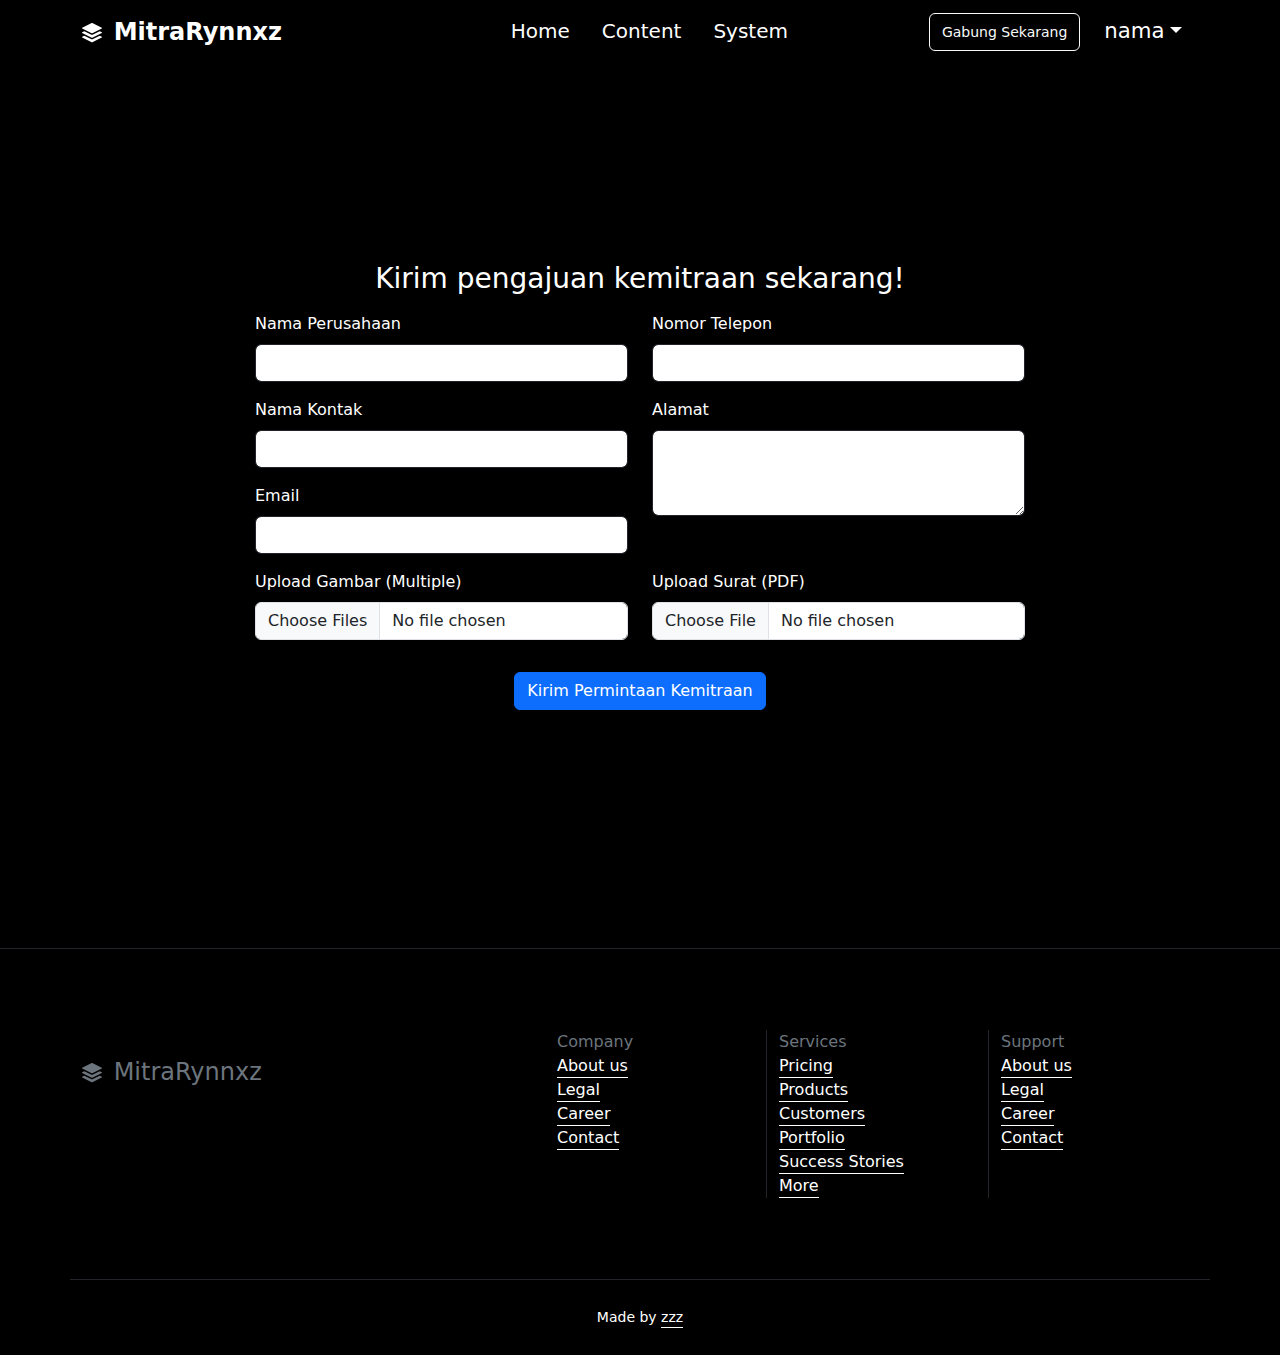
<file: client-side/form-pengajuan.html>
<!doctype html>
<html class="h-100" lang="en">

  <head>
      <meta charset="utf-8">
  <meta name="viewport" content="width=device-width,initial-scale=1,shrink-to-fit=no">
  <meta name="description" content="A well made and handcrafted Bootstrap 5 template">
  <link rel="apple-touch-icon" sizes="180x180" href="img/apple-touch-icon.png">
  <link rel="icon" type="image/png" sizes="32x32" href="img/favicon-32x32.png">
  <link rel="icon" type="image/png" sizes="16x16" href="img/favicon-16x16.png">
  <link rel="icon" type="image/png" sizes="96x96" href="img/favicon.png">
  <meta name="author" content="Holger Koenemann">
  <meta name="generator" content="Eleventy v2.0.0">
  <meta name="HandheldFriendly" content="true">
  <title>Home - MitraRynnxz</title>
  <link rel="stylesheet" href="css/theme.min.css">
  <link href="https://cdn.jsdelivr.net/npm/bootstrap@5.3.3/dist/css/bootstrap.min.css" rel="stylesheet" integrity="sha384-QWTKZyjpPEjISv5WaRU9OFeRpok6YctnYmDr5pNlyT2bRjXh0JMhjY6hW+ALEwIH" crossorigin="anonymous">


   <style>

/* inter-300 - latin */
@font-face {
  font-family: 'Inter';
  font-style: normal;
  font-weight: 300;
  font-display: swap;
  src: local(''),
       url('fonts/inter-v12-latin-300.woff2') format('woff2'), /* Chrome 26+, Opera 23+, Firefox 39+ */
       url('fonts/inter-v12-latin-300.woff') format('woff'); /* Chrome 6+, Firefox 3.6+, IE 9+, Safari 5.1+ */
}

/* inter-400 - latin */
@font-face {
  font-family: 'Inter';
  font-style: normal;
  font-weight: 400;
  font-display: swap;
  src: local(''),
       url('fonts/inter-v12-latin-regular.woff2') format('woff2'), /* Chrome 26+, Opera 23+, Firefox 39+ */
       url('fonts/inter-v12-latin-regular.woff') format('woff'); /* Chrome 6+, Firefox 3.6+, IE 9+, Safari 5.1+ */
}

@font-face {
  font-family: 'Inter';
  font-style: normal;
  font-weight: 500;
  font-display: swap;
  src: local(''),
       url('fonts/inter-v12-latin-500.woff2') format('woff2'), /* Chrome 26+, Opera 23+, Firefox 39+ */
       url('fonts/inter-v12-latin-500.woff') format('woff'); /* Chrome 6+, Firefox 3.6+, IE 9+, Safari 5.1+ */
}
@font-face {
  font-family: 'Inter';
  font-style: normal;
  font-weight: 700;
  font-display: swap;
  src: local(''),
       url('fonts/inter-v12-latin-700.woff2') format('woff2'), /* Chrome 26+, Opera 23+, Firefox 39+ */
       url('fonts/inter-v12-latin-700.woff') format('woff'); /* Chrome 6+, Firefox 3.6+, IE 9+, Safari 5.1+ */
}

</style>
  

  </head>

  <body class="bg-black text-white mt-0" data-bs-spy="scroll" data-bs-target="#navScroll">

    <nav id="navScroll" class="navbar navbar-dark bg-black fixed-top px-vw-5" tabindex="0">
        <div class="container">
          <a class="navbar-brand pe-md-4 fs-4 col-12 col-md-auto text-center" href="index.html">
        <svg xmlns="http://www.w3.org/2000/svg" width="20" height="20" fill="currentColor" class="bi bi-stack" viewBox="0 0 16 16">
          <path d="m14.12 10.163 1.715.858c.22.11.22.424 0 .534L8.267 15.34a.598.598 0 0 1-.534 0L.165 11.555a.299.299 0 0 1 0-.534l1.716-.858 5.317 2.659c.505.252 1.1.252 1.604 0l5.317-2.66zM7.733.063a.598.598 0 0 1 .534 0l7.568 3.784a.3.3 0 0 1 0 .535L8.267 8.165a.598.598 0 0 1-.534 0L.165 4.382a.299.299 0 0 1 0-.535L7.733.063z"/>
          <path d="m14.12 6.576 1.715.858c.22.11.22.424 0 .534l-7.568 3.784a.598.598 0 0 1-.534 0L.165 7.968a.299.299 0 0 1 0-.534l1.716-.858 5.317 2.659c.505.252 1.1.252 1.604 0l5.317-2.659z"/>
        </svg>
        <span class="ms-md-1 mt-1 fw-bolder me-md-5">MitraRynnxz</span>
      </a>

      <ul class="navbar-nav mx-auto mb-2 mb-lg-0 list-group list-group-horizontal">
      <li class="nav-item">
        <a class="nav-link fs-5" href="index.html" aria-label="Homepage">
          Home
        </a>
      </li>
      <li class="nav-item">
        <a class="nav-link fs-5" href="content.html" aria-label="A sample content page">
          Content
        </a>
      </li>
      <li class="nav-item">
        <a class="nav-link fs-5" href="system.html" aria-label="A system message page">
          System
        </a>
      </li>

    </ul>
    
      <a href="#" aria-label="Gabung Sekarang" class="btn btn-outline-light">
        <small>Gabung Sekarang</small>
      </a>
      
      <li class="nav-item dropdown list-unstyled">

        <a class="nav-link nav-profile d-flex align-items-center" href="#" data-bs-toggle="dropdown">
          <span class="d-none d-md-block dropdown-toggle ps-2">nama</span>
        </a><!-- End Profile Iamge Icon -->

        <ul class="dropdown-menu dropdown-menu-end dropdown-menu-arrow profile ">
          <li class="dropdown-header">
            <h6>nama</h6>
            <span>status</span>
          </li>

          <li>
            <a class="dropdown-item d-flex align-items-center" href="php/logout.php">
              <i class="bi bi-box-arrow-right"></i>
              <span>Sign Out</span>
            </a>
          </li>

        </ul>
      </li>
</div>
</nav>

    <main>



<div class="container py-vh-5 d-flex justify-content-center mt-5 align-items-center" style="height: 100vh;">
  <form enctype="multipart/form-data" method="post" action="">
    <h3 class="text-center mb-3">Kirim pengajuan kemitraan sekarang!</h3>

    <div class="row">
      <!-- Kolom Kiri -->
      <div class="col-md-6">
        <div class="mb-3">
          <label for="companyName" class="form-label">Nama Perusahaan</label>
          <input type="text" class="form-control bg-gray-800 border-dark" id="companyName" name="companyName" required>
        </div>
        <div class="mb-3">
          <label for="contactPerson" class="form-label">Nama Kontak</label>
          <input type="text" class="form-control bg-gray-800 border-dark" id="contactPerson" name="contactPerson" required>
        </div>
        <div class="mb-3">
          <label for="email" class="form-label">Email</label>
          <input type="email" class="form-control bg-gray-800 border-dark" id="email" name="email" required>
        </div>
      </div>
      
      <!-- Kolom Kanan -->
      <div class="col-md-6">
        <div class="mb-3">
          <label for="phone" class="form-label">Nomor Telepon</label>
          <input type="text" class="form-control bg-gray-800 border-dark" id="phone" name="phone" required>
        </div>
        <div class="mb-3">
          <label for="address" class="form-label">Alamat</label>
          <textarea class="form-control bg-gray-800 border-dark" id="address" name="address" rows="3" required></textarea>
        </div>
      </div>
    </div>

    <div class="row">
      <!-- Kolom Kiri -->
      <div class="col-md-6">
        <div class="mb-3">
          <label for="uploadImages" class="form-label">Upload Gambar (Multiple)</label>
          <input type="file" class="form-control" id="uploadImages" name="uploadImages[]" multiple accept="image/*">
        </div>
      </div>

      <!-- Kolom Kanan -->
      <div class="col-md-6">
        <div class="mb-3">
          <label for="uploadPDF" class="form-label">Upload Surat (PDF)</label>
          <input type="file" class="form-control" id="uploadPDF" name="uploadPDF" accept="application/pdf" required>
        </div>
      </div>
    </div>

    <div class="d-flex justify-content-center mt-3">
      <button type="submit" class="btn btn-primary btn-xl mb-4">Kirim Permintaan Kemitraan</button>
    </div>
  </form>
</div>


    </main>

    <footer class="bg-black border-top border-dark">
  <div class="container py-vh-4 text-secondary fw-lighter">
    <div class="row">
      <div class="col-12 col-lg-5 py-4 text-center text-lg-start">
            <a class="navbar-brand pe-md-4 fs-4 col-12 col-md-auto text-center" href="index.html">
  <svg xmlns="http://www.w3.org/2000/svg" width="20" height="20" fill="currentColor" class="bi bi-stack" viewBox="0 0 16 16">
    <path d="m14.12 10.163 1.715.858c.22.11.22.424 0 .534L8.267 15.34a.598.598 0 0 1-.534 0L.165 11.555a.299.299 0 0 1 0-.534l1.716-.858 5.317 2.659c.505.252 1.1.252 1.604 0l5.317-2.66zM7.733.063a.598.598 0 0 1 .534 0l7.568 3.784a.3.3 0 0 1 0 .535L8.267 8.165a.598.598 0 0 1-.534 0L.165 4.382a.299.299 0 0 1 0-.535L7.733.063z"/>
    <path d="m14.12 6.576 1.715.858c.22.11.22.424 0 .534l-7.568 3.784a.598.598 0 0 1-.534 0L.165 7.968a.299.299 0 0 1 0-.534l1.716-.858 5.317 2.659c.505.252 1.1.252 1.604 0l5.317-2.659z"/>
  </svg>
  <span class="ms-md-1 mt-1 fw-bolder me-md-5">MitraRynnxz</span>
</a>

      </div>
      <div class="col border-end border-dark">
        <span class="h6">Company</span>
<ul class="nav flex-column">
  <li class="nav-item">
    <a href="#" class="link-fancy link-fancy-light">About us</a>
  </li>
  <li class="nav-item">
    <a href="#" class="link-fancy link-fancy-light">Legal</a>
  </li>

  <li class="nav-item">
    <a href="#" class="link-fancy link-fancy-light">Career</a>
  </li>
  <li class="nav-item">
    <a href="#" class="link-fancy link-fancy-light">Contact</a>
  </li>
</ul>
      </div>
      <div class="col border-end border-dark">
                <span class="h6">Services</span>
                <ul class="nav flex-column">
                  <li class="nav-item">
                    <a href="#" class="link-fancy link-fancy-light">Pricing</a>
                  </li>
                  <li class="nav-item">
                    <a href="#" class="link-fancy link-fancy-light">Products</a>
                  </li>

                  <li class="nav-item">
                    <a href="#" class="link-fancy link-fancy-light">Customers</a>
                  </li>
                  <li class="nav-item">
                    <a href="#" class="link-fancy link-fancy-light">Portfolio</a>
                  </li>
                  <li class="nav-item">
                    <a href="#" class="link-fancy link-fancy-light">Success Stories</a>
                  </li>
                  <li class="nav-item">
                    <a href="#" class="link-fancy link-fancy-light">More</a>
                  </li>
                </ul>
      </div>
      <div class="col">
                <span class="h6">Support</span>
                <ul class="nav flex-column">
                  <li class="nav-item">
                    <a href="#" class="link-fancy link-fancy-light">About us</a>
                  </li>
                  <li class="nav-item">
                    <a href="#" class="link-fancy link-fancy-light">Legal</a>
                  </li>

                  <li class="nav-item">
                    <a href="#" class="link-fancy link-fancy-light">Career</a>
                  </li>
                  <li class="nav-item">
                    <a href="#" class="link-fancy link-fancy-light">Contact</a>
                  </li>
                </ul>
      </div>
    </div>
  </div>
  <div class="container text-center small py-vh-2 border-top border-dark">Made by
    <a href="#" class="link-fancy link-fancy-light" target="_blank">zzz</a>
  </div>
</footer>







<script src="js/bootstrap.bundle.min.js"></script>
<script src="js/aos.js"></script>
<script>
AOS.init({
 duration: 800, // values from 0 to 3000, with step 50ms
});
</script>
<script>
  let scrollpos = window.scrollY
  const header = document.querySelector(".navbar")
  const header_height = header.offsetHeight

  const add_class_on_scroll = () => header.classList.add("scrolled", "shadow-sm")
  const remove_class_on_scroll = () => header.classList.remove("scrolled", "shadow-sm")

  window.addEventListener('scroll', function() {
    scrollpos = window.scrollY;

    if (scrollpos >= header_height) { add_class_on_scroll() }
    else { remove_class_on_scroll() }

    console.log(scrollpos)
  })
</script>


  </body>
</html>
</file>
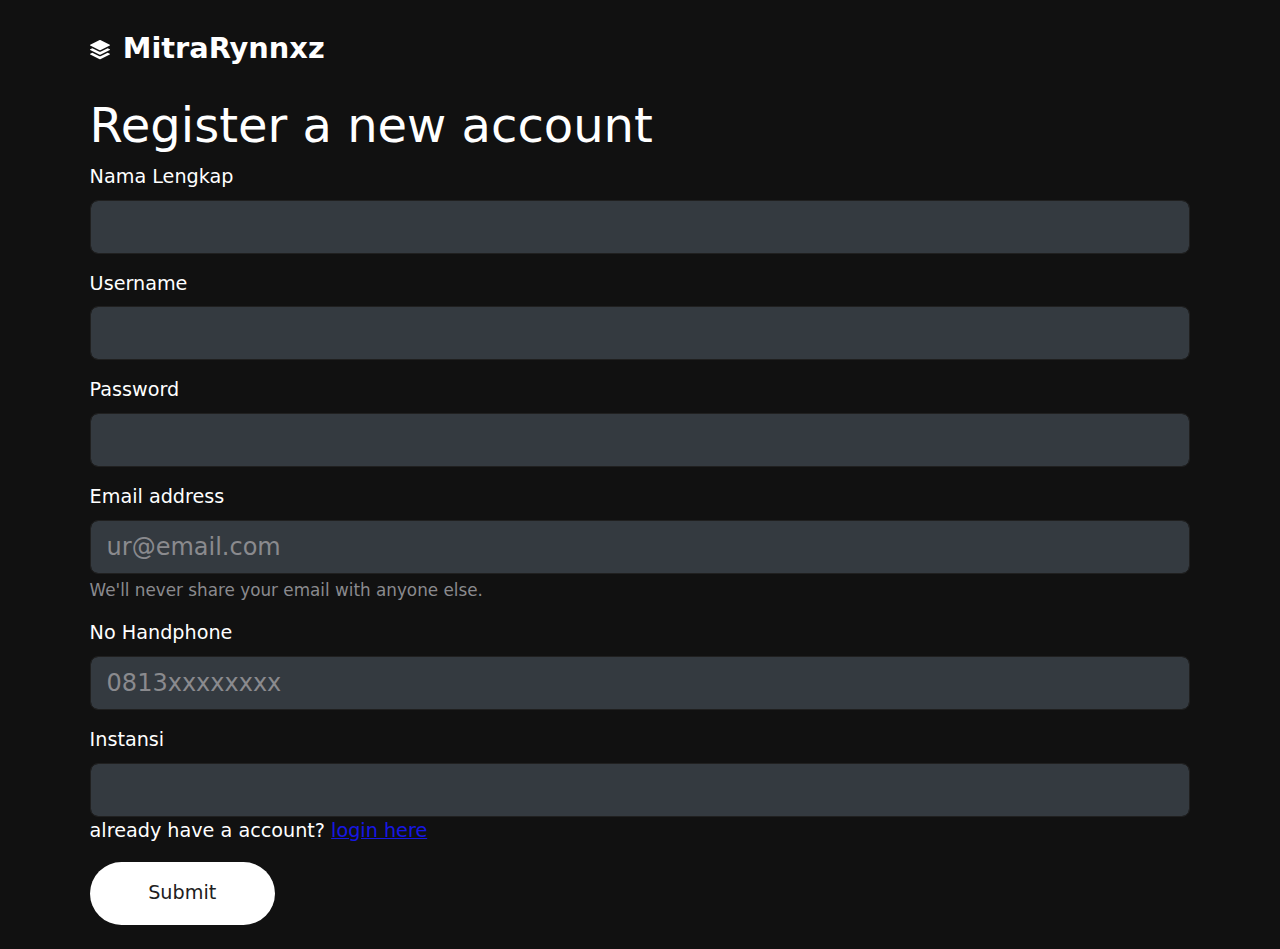
<file: client-side/system.html>
<!doctype html>
<html class="h-100" lang="en">

  <head>
      <meta charset="utf-8">
  <meta name="viewport" content="width=device-width,initial-scale=1,shrink-to-fit=no">
  <meta name="description" content="A well made and handcrafted Bootstrap 5 template">
  <link rel="apple-touch-icon" sizes="180x180" href="img/apple-touch-icon.png">
  <link rel="icon" type="image/png" sizes="32x32" href="img/favicon-32x32.png">
  <link rel="icon" type="image/png" sizes="16x16" href="img/favicon-16x16.png">
  <link rel="icon" type="image/png" sizes="96x96" href="img/favicon.png">
  <meta name="author" content="Holger Koenemann">
  <meta name="generator" content="Eleventy v2.0.0">
  <meta name="HandheldFriendly" content="true">
  <title>Register a new account</title>
  <link rel="stylesheet" href="css/theme.min.css">


  </head>

  <body class="d-flex h-100 w-100 bg-black text-white" data-bs-spy="scroll" data-bs-target="#navScroll">

    <div class="h-100 container-fluid">
        
          <div class="d-flex align-items-start flex-column px-vw-5">
          
            <header class="mb-auto py-vh-2 col-12">
              <a class="navbar-brand pe-md-4 fs-4 col-12 col-md-auto text-center" href="index.html">
                <svg xmlns="http://www.w3.org/2000/svg" width="20" height="20" fill="currentColor" class="bi bi-stack" viewBox="0 0 16 16">
                  <path d="m14.12 10.163 1.715.858c.22.11.22.424 0 .534L8.267 15.34a.598.598 0 0 1-.534 0L.165 11.555a.299.299 0 0 1 0-.534l1.716-.858 5.317 2.659c.505.252 1.1.252 1.604 0l5.317-2.66zM7.733.063a.598.598 0 0 1 .534 0l7.568 3.784a.3.3 0 0 1 0 .535L8.267 8.165a.598.598 0 0 1-.534 0L.165 4.382a.299.299 0 0 1 0-.535L7.733.063z"/>
                  <path d="m14.12 6.576 1.715.858c.22.11.22.424 0 .534l-7.568 3.784a.598.598 0 0 1-.534 0L.165 7.968a.299.299 0 0 1 0-.534l1.716-.858 5.317 2.659c.505.252 1.1.252 1.604 0l5.317-2.659z"/>
                </svg>
                <span class="ms-md-1 mt-1 fw-bolder me-md-5">MitraRynnxz</span>
              </a>
              
            </header>
            <main class="mb-auto col-12">
              <h1>Register a new account</h1>
              
              <form class="row" action="" method="POST">
                <div class="col-12">
                  <div class="mb-3">
                    <label for="name" class="form-label">Nama Lengkap</label>
                    <input type="text" class="form-control form-control-lg bg-gray-800 border-dark" id="name" required>
                  </div>

                  <div class="mb-3">
                    <label for="username" class="form-label">Username</label>
                    <input type="text" class="form-control form-control-lg bg-gray-800 border-dark" id="username" maxlength="15" required>
                  </div>

                  <div class="mb-3">
                    <label for="password" class="form-label">Password</label>
                    <input type="password" class="form-control form-control-lg bg-gray-800 border-dark" id="password" required>
                  </div>

                  <div class="mb-3">
                    <label for="email" class="form-label">Email address</label>
                    <input type="email" class="form-control form-control-lg bg-gray-800 border-dark" id="email" placeholder="ur@email.com" required>
                    <div id="emailHelp" class="form-text">We'll never share your email with anyone else.</div>
                  </div>

                  <div class="mb-3">
                    <label for="no-handphone" class="form-label">No Handphone</label>
                    <input type="text" class="form-control form-control-lg bg-gray-800 border-dark" id="no-handphone" maxlength="15" placeholder="0813xxxxxxxx" required>
                  </div>

                  <div class="mb-3">
                    <label for="instansi" class="form-label">Instansi</label>
                    <input type="text" class="form-control form-control-lg bg-gray-800 border-dark" id="instansi" maxlength="15" required>
                    <div class="">already have a account? <a href="#" class="">login here</a></div>
                  </div>
                

                <button type="submit" class="btn btn-white btn-xl mb-4">Submit</button>
              </div>
              </form>

            </main>
          </div>
          
          

      </div></body>
    </html>
</file>
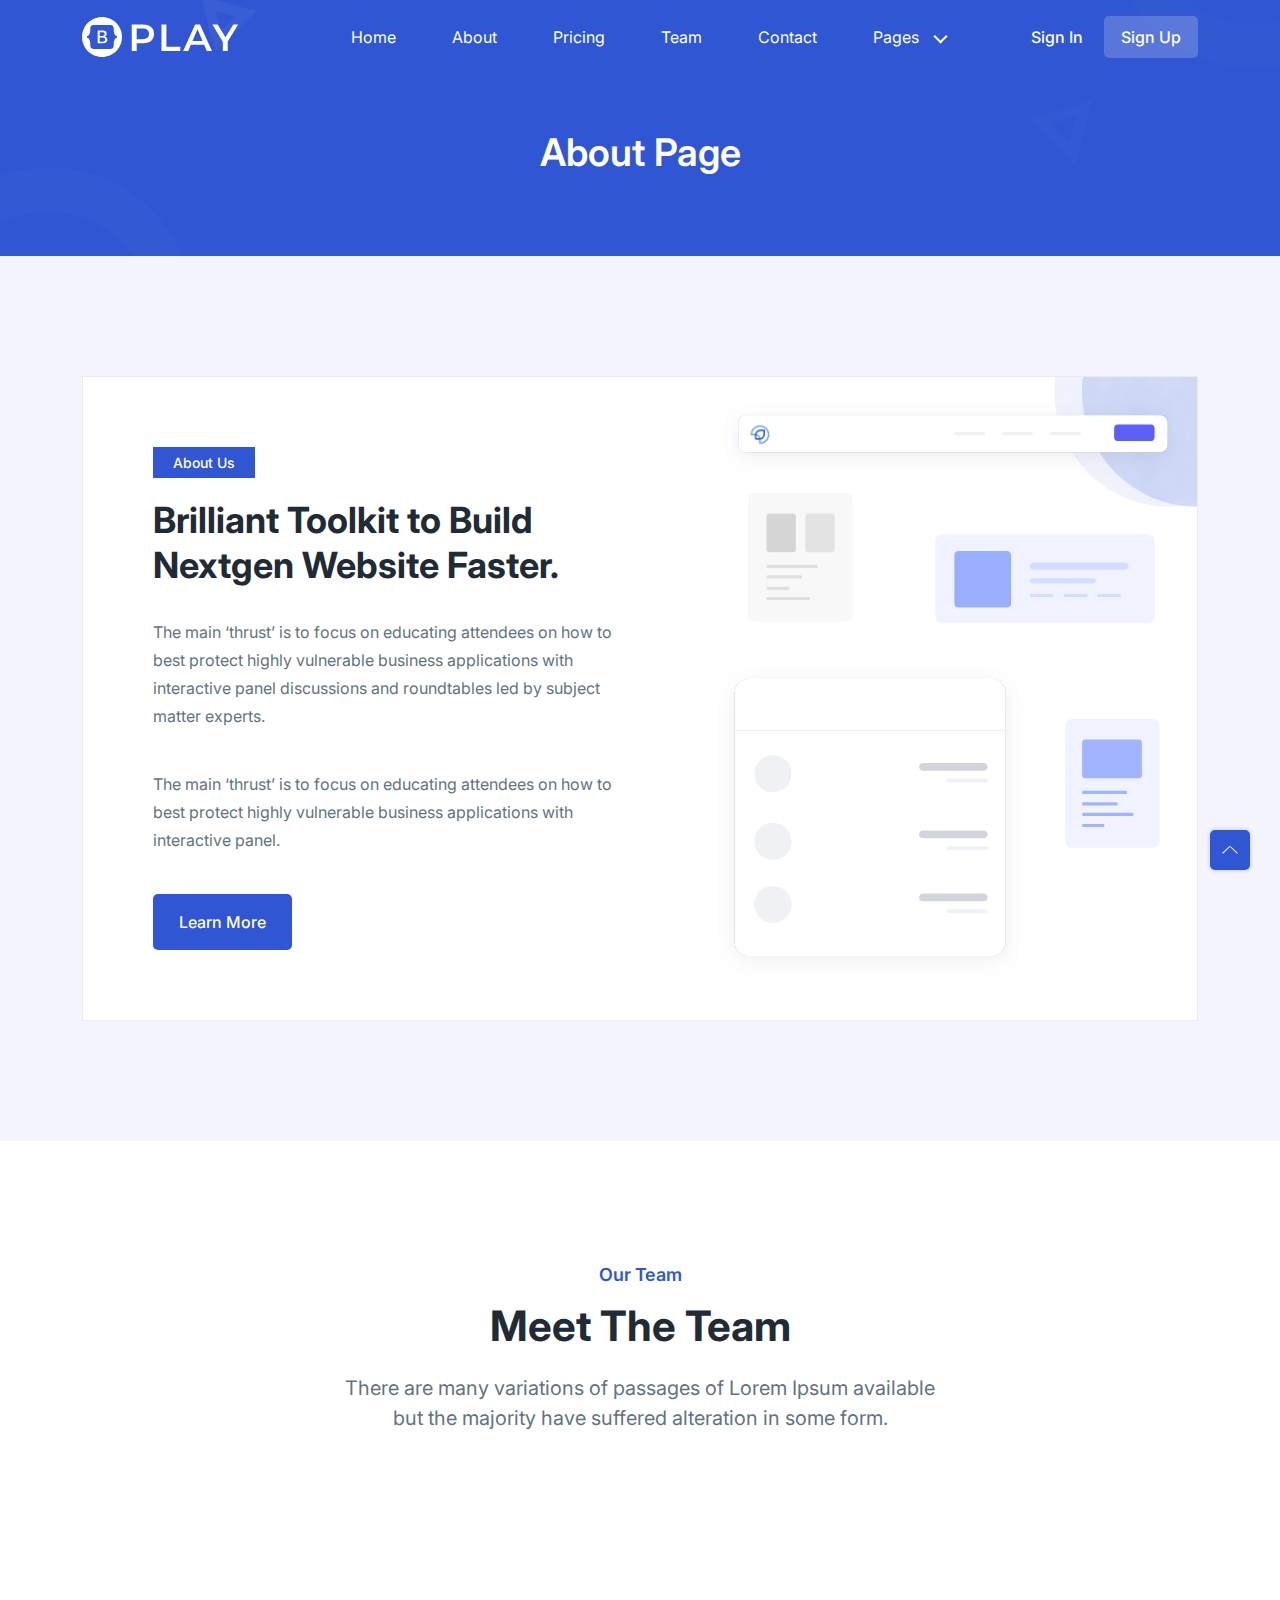
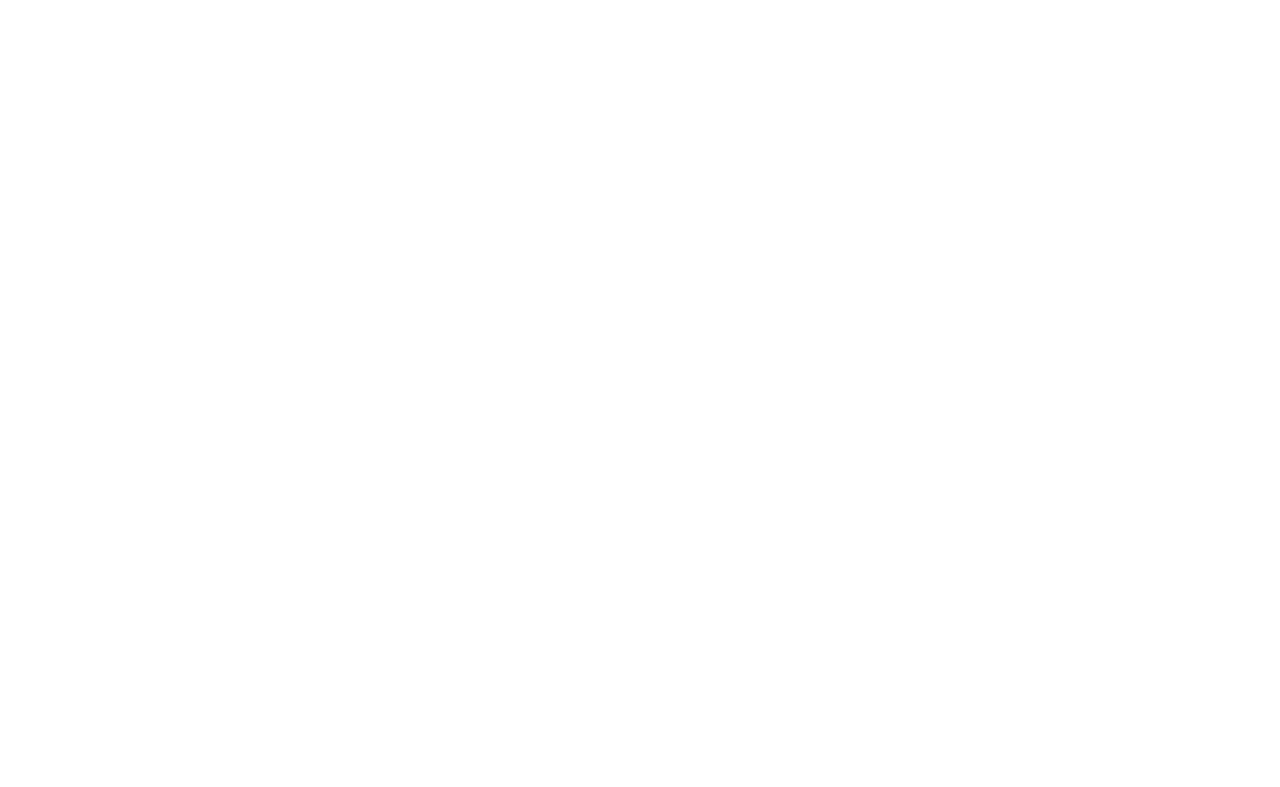
<file: komingfo/about.html>
<!-- =========

	Template Name: Play
	Author: UIdeck
	Author URI: https://uideck.com/
	Support: https://uideck.com/support/
	Version: 1.1

========== -->

<!DOCTYPE html>
<html lang="en">
  <head>
    <meta charset="UTF-8" />
    <meta http-equiv="X-UA-Compatible" content="IE=edge" />
    <meta name="viewport" content="width=device-width, initial-scale=1.0" />
    <title>Play | Open source Project by UIdeck</title>

    <!--====== Favicon Icon ======-->
    <link
      rel="shortcut icon"
      href="assets/images/favicon.svg"
      type="image/svg"
    />

    <!-- ===== All CSS files ===== -->
    <link rel="stylesheet" href="assets/css/bootstrap.min.css" />
    <link rel="stylesheet" href="assets/css/animate.css" />
    <link rel="stylesheet" href="assets/css/lineicons.css" />
    <link rel="stylesheet" href="assets/css/ud-styles.css" />
  </head>
  <body>
    <!-- ====== Header Start ====== -->
    <header class="ud-header">
      <div class="container">
        <div class="row">
          <div class="col-lg-12">
            <nav class="navbar navbar-expand-lg">
              <a class="navbar-brand" href="index.html">
                <img src="assets/images/logo/logo.svg" alt="Logo" />
              </a>
              <button class="navbar-toggler">
                <span class="toggler-icon"> </span>
                <span class="toggler-icon"> </span>
                <span class="toggler-icon"> </span>
              </button>

              <div class="navbar-collapse">
                <ul id="nav" class="navbar-nav mx-auto">
                  <li class="nav-item">
                    <a class="ud-menu-scroll" href="#home">Home</a>
                  </li>

                  <li class="nav-item">
                    <a class="ud-menu-scroll" href="#about">About</a>
                  </li>
                  <li class="nav-item">
                    <a class="ud-menu-scroll" href="#pricing">Pricing</a>
                  </li>
                  <li class="nav-item">
                    <a class="ud-menu-scroll" href="#team">Team</a>
                  </li>
                  <li class="nav-item">
                    <a class="ud-menu-scroll" href="#contact">Contact</a>
                  </li>
                  <li class="nav-item nav-item-has-children">
                    <a href="javascript:void(0)"> Pages </a>
                    <ul class="ud-submenu">
                      <li class="ud-submenu-item">
                        <a href="about.html" class="ud-submenu-link">
                          About Page
                        </a>
                      </li>
                      <li class="ud-submenu-item">
                        <a href="pricing.html" class="ud-submenu-link">
                          Pricing Page
                        </a>
                      </li>
                      <li class="ud-submenu-item">
                        <a href="contact.html" class="ud-submenu-link">
                          Contact Page
                        </a>
                      </li>
                      <li class="ud-submenu-item">
                        <a href="blog.html" class="ud-submenu-link">
                          Blog Grid Page
                        </a>
                      </li>
                      <li class="ud-submenu-item">
                        <a href="blog-details.html" class="ud-submenu-link">
                          Blog Details Page
                        </a>
                      </li>
                      <li class="ud-submenu-item">
                        <a href="login.html" class="ud-submenu-link">
                          Sign In Page
                        </a>
                      </li>
                      <li class="ud-submenu-item">
                        <a href="404.html" class="ud-submenu-link">404 Page</a>
                      </li>
                    </ul>
                  </li>
                </ul>
              </div>

              <div class="navbar-btn d-none d-sm-inline-block">
                <a href="login.html" class="ud-main-btn ud-login-btn">
                  Sign In
                </a>
                <a class="ud-main-btn ud-white-btn" href="javascript:void(0)">
                  Sign Up
                </a>
              </div>
            </nav>
          </div>
        </div>
      </div>
    </header>
    <!-- ====== Header End ====== -->

    <!-- ====== Banner Start ====== -->
    <section class="ud-page-banner">
      <div class="container">
        <div class="row">
          <div class="col-lg-12">
            <div class="ud-banner-content">
              <h1>About Page</h1>
            </div>
          </div>
        </div>
      </div>
    </section>
    <!-- ====== Banner End ====== -->

    <!-- ====== About Start ====== -->
    <section id="about" class="ud-about">
      <div class="container">
        <div class="ud-about-wrapper wow fadeInUp" data-wow-delay=".2s">
          <div class="ud-about-content-wrapper">
            <div class="ud-about-content">
              <span class="tag">About Us</span>
              <h2>Brilliant Toolkit to Build Nextgen Website Faster.</h2>
              <p>
                The main ‘thrust’ is to focus on educating attendees on how to
                best protect highly vulnerable business applications with
                interactive panel discussions and roundtables led by subject
                matter experts.
              </p>

              <p>
                The main ‘thrust’ is to focus on educating attendees on how to
                best protect highly vulnerable business applications with
                interactive panel.
              </p>
              <a href="javascript:void(0)" class="ud-main-btn">Learn More</a>
            </div>
          </div>
          <div class="ud-about-image">
            <img src="assets/images/about/about-image.svg" alt="about-image" />
          </div>
        </div>
      </div>
    </section>
    <!-- ====== About End ====== -->

    <!-- ====== Team Start ====== -->
    <section id="team" class="ud-team">
      <div class="container">
        <div class="row">
          <div class="col-lg-12">
            <div class="ud-section-title mx-auto text-center">
              <span>Our Team</span>
              <h2>Meet The Team</h2>
              <p>
                There are many variations of passages of Lorem Ipsum available
                but the majority have suffered alteration in some form.
              </p>
            </div>
          </div>
        </div>

        <div class="row">
          <div class="col-xl-3 col-lg-3 col-sm-6">
            <div class="ud-single-team wow fadeInUp" data-wow-delay=".1s">
              <div class="ud-team-image-wrapper">
                <div class="ud-team-image">
                  <img src="assets/images/team/team-01.png" alt="team" />
                </div>

                <img
                  src="assets/images/team/dotted-shape.svg"
                  alt="shape"
                  class="shape shape-1"
                />
                <img
                  src="assets/images/team/shape-2.svg"
                  alt="shape"
                  class="shape shape-2"
                />
              </div>
              <div class="ud-team-info">
                <h5>Adveen Desuza</h5>
                <h6>UI Designer</h6>
              </div>
              <ul class="ud-team-socials">
                <li>
                  <a href="https://twitter.com/MusharofChy">
                    <i class="lni lni-facebook-filled"></i>
                  </a>
                </li>
                <li>
                  <a href="https://twitter.com/MusharofChy">
                    <i class="lni lni-twitter-filled"></i>
                  </a>
                </li>
                <li>
                  <a href="https://twitter.com/MusharofChy">
                    <i class="lni lni-instagram-filled"></i>
                  </a>
                </li>
              </ul>
            </div>
          </div>
          <div class="col-xl-3 col-lg-3 col-sm-6">
            <div class="ud-single-team wow fadeInUp" data-wow-delay=".15s">
              <div class="ud-team-image-wrapper">
                <div class="ud-team-image">
                  <img src="assets/images/team/team-02.png" alt="team" />
                </div>

                <img
                  src="assets/images/team/dotted-shape.svg"
                  alt="shape"
                  class="shape shape-1"
                />
                <img
                  src="assets/images/team/shape-2.svg"
                  alt="shape"
                  class="shape shape-2"
                />
              </div>
              <div class="ud-team-info">
                <h5>Jezmin uniya</h5>
                <h6>Product Designer</h6>
              </div>
              <ul class="ud-team-socials">
                <li>
                  <a href="https://twitter.com/MusharofChy">
                    <i class="lni lni-facebook-filled"></i>
                  </a>
                </li>
                <li>
                  <a href="https://twitter.com/MusharofChy">
                    <i class="lni lni-twitter-filled"></i>
                  </a>
                </li>
                <li>
                  <a href="https://twitter.com/MusharofChy">
                    <i class="lni lni-instagram-filled"></i>
                  </a>
                </li>
              </ul>
            </div>
          </div>
          <div class="col-xl-3 col-lg-3 col-sm-6">
            <div class="ud-single-team wow fadeInUp" data-wow-delay=".2s">
              <div class="ud-team-image-wrapper">
                <div class="ud-team-image">
                  <img src="assets/images/team/team-03.png" alt="team" />
                </div>

                <img
                  src="assets/images/team/dotted-shape.svg"
                  alt="shape"
                  class="shape shape-1"
                />
                <img
                  src="assets/images/team/shape-2.svg"
                  alt="shape"
                  class="shape shape-2"
                />
              </div>
              <div class="ud-team-info">
                <h5>Andrieo Gloree</h5>
                <h6>App Developer</h6>
              </div>
              <ul class="ud-team-socials">
                <li>
                  <a href="https://twitter.com/MusharofChy">
                    <i class="lni lni-facebook-filled"></i>
                  </a>
                </li>
                <li>
                  <a href="https://twitter.com/MusharofChy">
                    <i class="lni lni-twitter-filled"></i>
                  </a>
                </li>
                <li>
                  <a href="https://twitter.com/MusharofChy">
                    <i class="lni lni-instagram-filled"></i>
                  </a>
                </li>
              </ul>
            </div>
          </div>
          <div class="col-xl-3 col-lg-3 col-sm-6">
            <div class="ud-single-team wow fadeInUp" data-wow-delay=".25s">
              <div class="ud-team-image-wrapper">
                <div class="ud-team-image">
                  <img src="assets/images/team/team-04.png" alt="team" />
                </div>

                <img
                  src="assets/images/team/dotted-shape.svg"
                  alt="shape"
                  class="shape shape-1"
                />
                <img
                  src="assets/images/team/shape-2.svg"
                  alt="shape"
                  class="shape shape-2"
                />
              </div>
              <div class="ud-team-info">
                <h5>Jackie Sanders</h5>
                <h6>Content Writer</h6>
              </div>
              <ul class="ud-team-socials">
                <li>
                  <a href="https://twitter.com/MusharofChy">
                    <i class="lni lni-facebook-filled"></i>
                  </a>
                </li>
                <li>
                  <a href="https://twitter.com/MusharofChy">
                    <i class="lni lni-twitter-filled"></i>
                  </a>
                </li>
                <li>
                  <a href="https://twitter.com/MusharofChy">
                    <i class="lni lni-instagram-filled"></i>
                  </a>
                </li>
              </ul>
            </div>
          </div>
        </div>
      </div>
    </section>
    <!-- ====== Team End ====== -->

    <!-- ====== Footer Start ====== -->
    <footer class="ud-footer wow fadeInUp" data-wow-delay=".15s">
      <div class="shape shape-1">
        <img src="assets/images/footer/shape-1.svg" alt="shape" />
      </div>
      <div class="shape shape-2">
        <img src="assets/images/footer/shape-2.svg" alt="shape" />
      </div>
      <div class="shape shape-3">
        <img src="assets/images/footer/shape-3.svg" alt="shape" />
      </div>
      <div class="ud-footer-widgets">
        <div class="container">
          <div class="row">
            <div class="col-xl-3 col-lg-4 col-md-6">
              <div class="ud-widget">
                <a href="index.html" class="ud-footer-logo">
                  <img src="assets/images/logo/logo.svg" alt="logo" />
                </a>
                <p class="ud-widget-desc">
                  We create digital experiences for brands and companies by
                  using technology.
                </p>
                <ul class="ud-widget-socials">
                  <li>
                    <a href="https://twitter.com/MusharofChy">
                      <i class="lni lni-facebook-filled"></i>
                    </a>
                  </li>
                  <li>
                    <a href="https://twitter.com/MusharofChy">
                      <i class="lni lni-twitter-filled"></i>
                    </a>
                  </li>
                  <li>
                    <a href="https://twitter.com/MusharofChy">
                      <i class="lni lni-instagram-filled"></i>
                    </a>
                  </li>
                  <li>
                    <a href="https://twitter.com/MusharofChy">
                      <i class="lni lni-linkedin-original"></i>
                    </a>
                  </li>
                </ul>
              </div>
            </div>

            <div class="col-xl-2 col-lg-2 col-md-6 col-sm-6">
              <div class="ud-widget">
                <h5 class="ud-widget-title">About Us</h5>
                <ul class="ud-widget-links">
                  <li>
                    <a href="javascript:void(0)">Home</a>
                  </li>
                  <li>
                    <a href="javascript:void(0)">Features</a>
                  </li>
                  <li>
                    <a href="javascript:void(0)">About</a>
                  </li>
                  <li>
                    <a href="javascript:void(0)">Testimonial</a>
                  </li>
                </ul>
              </div>
            </div>
            <div class="col-xl-2 col-lg-3 col-md-6 col-sm-6">
              <div class="ud-widget">
                <h5 class="ud-widget-title">Features</h5>
                <ul class="ud-widget-links">
                  <li>
                    <a href="javascript:void(0)">How it works</a>
                  </li>
                  <li>
                    <a href="javascript:void(0)">Privacy policy</a>
                  </li>
                  <li>
                    <a href="javascript:void(0)">Terms of service</a>
                  </li>
                  <li>
                    <a href="javascript:void(0)">Refund policy</a>
                  </li>
                </ul>
              </div>
            </div>
            <div class="col-xl-2 col-lg-3 col-md-6 col-sm-6">
              <div class="ud-widget">
                <h5 class="ud-widget-title">Our Products</h5>
                <ul class="ud-widget-links">
                  <li>
                    <a
                      href="https://lineicons.com/"
                      rel="nofollow noopner"
                      target="_blank"
                      >Lineicons
                    </a>
                  </li>
                  <li>
                    <a
                      href="https://ecommercehtml.com/"
                      rel="nofollow noopner"
                      target="_blank"
                      >Ecommerce HTML</a
                    >
                  </li>
                  <li>
                    <a
                      href="https://ayroui.com/"
                      rel="nofollow noopner"
                      target="_blank"
                      >Ayro UI</a
                    >
                  </li>
                  <li>
                    <a
                      href="https://graygrids.com/"
                      rel="nofollow noopner"
                      target="_blank"
                      >Plain Admin</a
                    >
                  </li>
                </ul>
              </div>
            </div>
            <div class="col-xl-3 col-lg-6 col-md-8 col-sm-10">
              <div class="ud-widget">
                <h5 class="ud-widget-title">Partners</h5>
                <ul class="ud-widget-brands">
                  <li>
                    <a
                      href="https://ayroui.com/"
                      rel="nofollow noopner"
                      target="_blank"
                    >
                      <img
                        src="assets/images/footer/brands/ayroui.svg"
                        alt="ayroui"
                      />
                    </a>
                  </li>
                  <li>
                    <a
                      href="https://ecommercehtml.com/"
                      rel="nofollow noopner"
                      target="_blank"
                    >
                      <img
                        src="assets/images/footer/brands/ecommerce-html.svg"
                        alt="ecommerce-html"
                      />
                    </a>
                  </li>
                  <li>
                    <a
                      href="https://graygrids.com/"
                      rel="nofollow noopner"
                      target="_blank"
                    >
                      <img
                        src="assets/images/footer/brands/graygrids.svg"
                        alt="graygrids"
                      />
                    </a>
                  </li>
                  <li>
                    <a
                      href="https://lineicons.com/"
                      rel="nofollow noopner"
                      target="_blank"
                    >
                      <img
                        src="assets/images/footer/brands/lineicons.svg"
                        alt="lineicons"
                      />
                    </a>
                  </li>
                  <li>
                    <a
                      href="https://uideck.com/"
                      rel="nofollow noopner"
                      target="_blank"
                    >
                      <img
                        src="assets/images/footer/brands/uideck.svg"
                        alt="uideck"
                      />
                    </a>
                  </li>
                  <li>
                    <a
                      href="https://tailwindtemplates.co/"
                      rel="nofollow noopner"
                      target="_blank"
                    >
                      <img
                        src="assets/images/footer/brands/tailwindtemplates.svg"
                        alt="tailwindtemplates"
                      />
                    </a>
                  </li>
                </ul>
              </div>
            </div>
          </div>
        </div>
      </div>
      <div class="ud-footer-bottom">
        <div class="container">
          <div class="row">
            <div class="col-md-8">
              <ul class="ud-footer-bottom-left">
                <li>
                  <a href="javascript:void(0)">Privacy policy</a>
                </li>
                <li>
                  <a href="javascript:void(0)">Support policy</a>
                </li>
                <li>
                  <a href="javascript:void(0)">Terms of service</a>
                </li>
              </ul>
            </div>
            <div class="col-md-4">
              <p class="ud-footer-bottom-right">
                Designed and Developed by
                <a href="https://uideck.com" rel="nofollow">UIdeck</a>
              </p>
            </div>
          </div>
        </div>
      </div>
    </footer>
    <!-- ====== Footer End ====== -->

    <!-- ====== Back To Top Start ====== -->
    <a href="javascript:void(0)" class="back-to-top">
      <i class="lni lni-chevron-up"> </i>
    </a>
    <!-- ====== Back To Top End ====== -->

    <!-- ====== All Javascript Files ====== -->
    <script src="assets/js/bootstrap.bundle.min.js"></script>
    <script src="assets/js/wow.min.js"></script>
    <script src="assets/js/main.js"></script>
  </body>
</html>
</file>
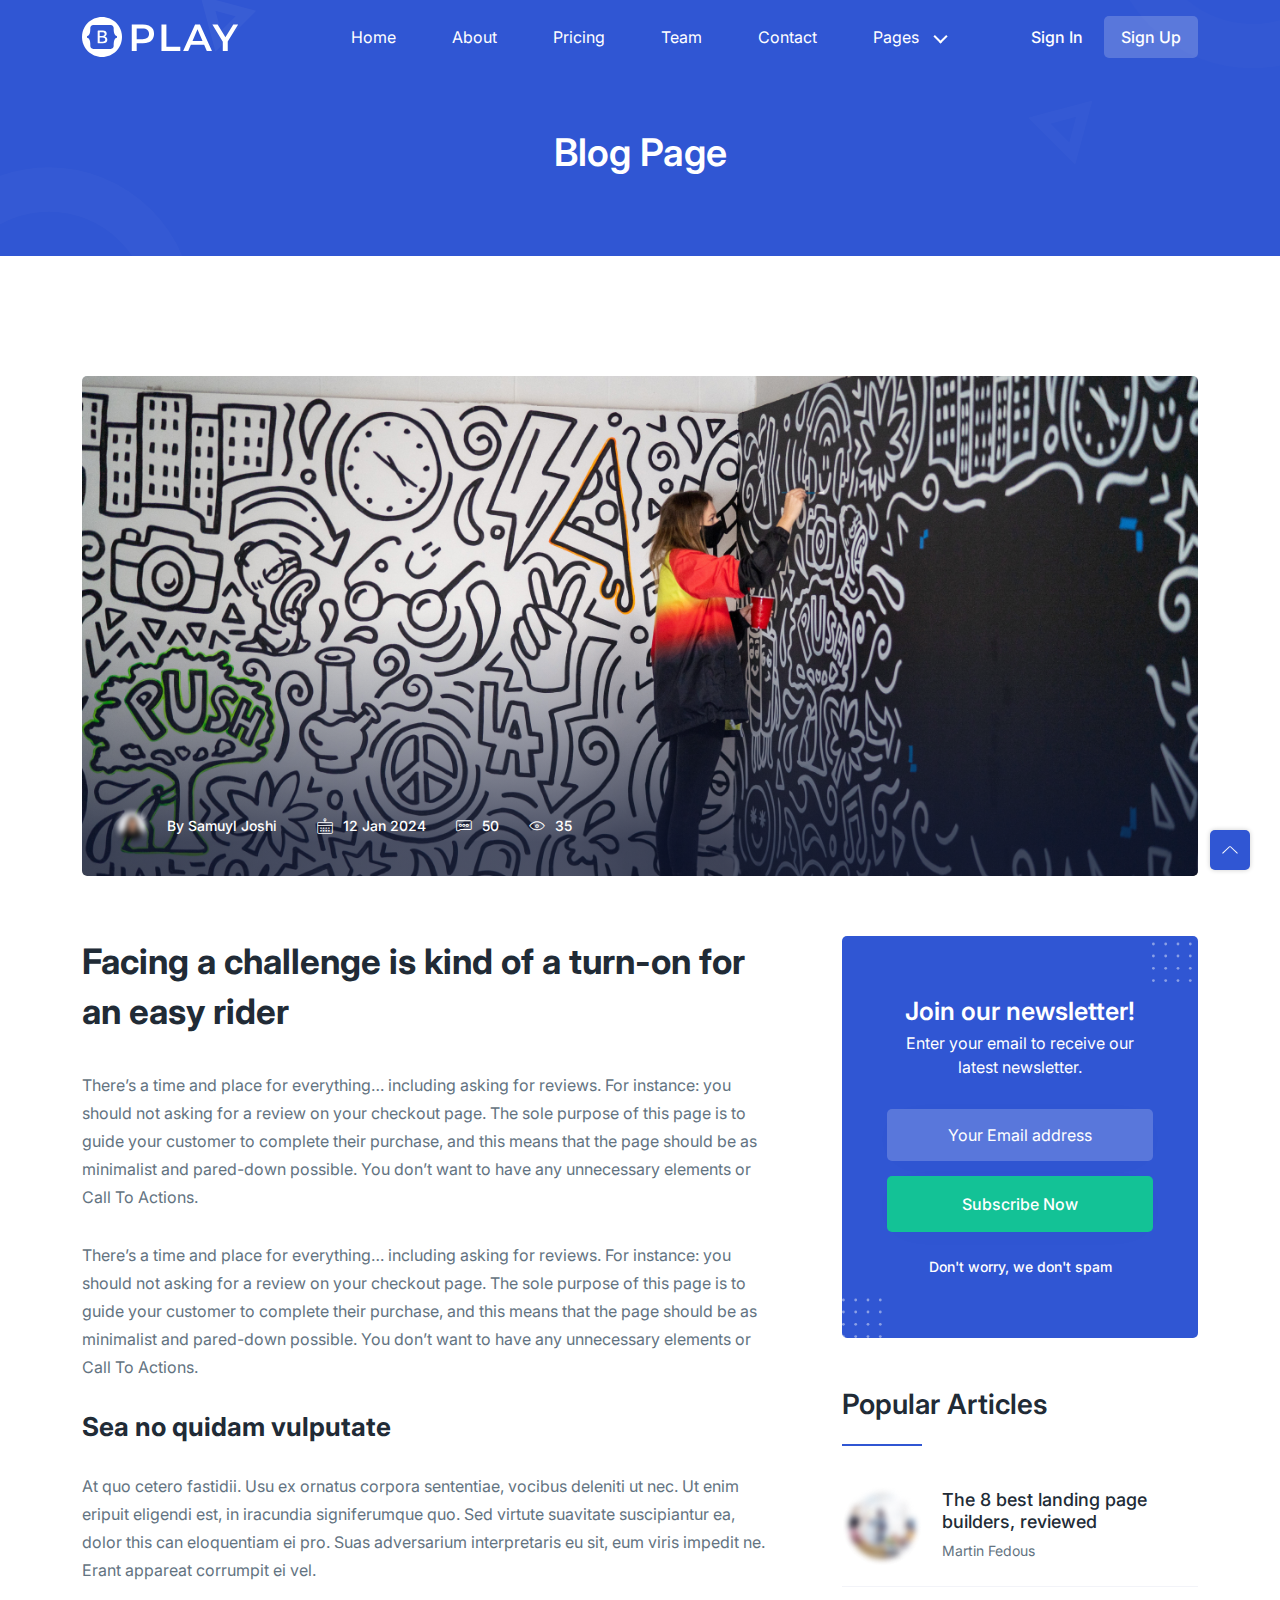
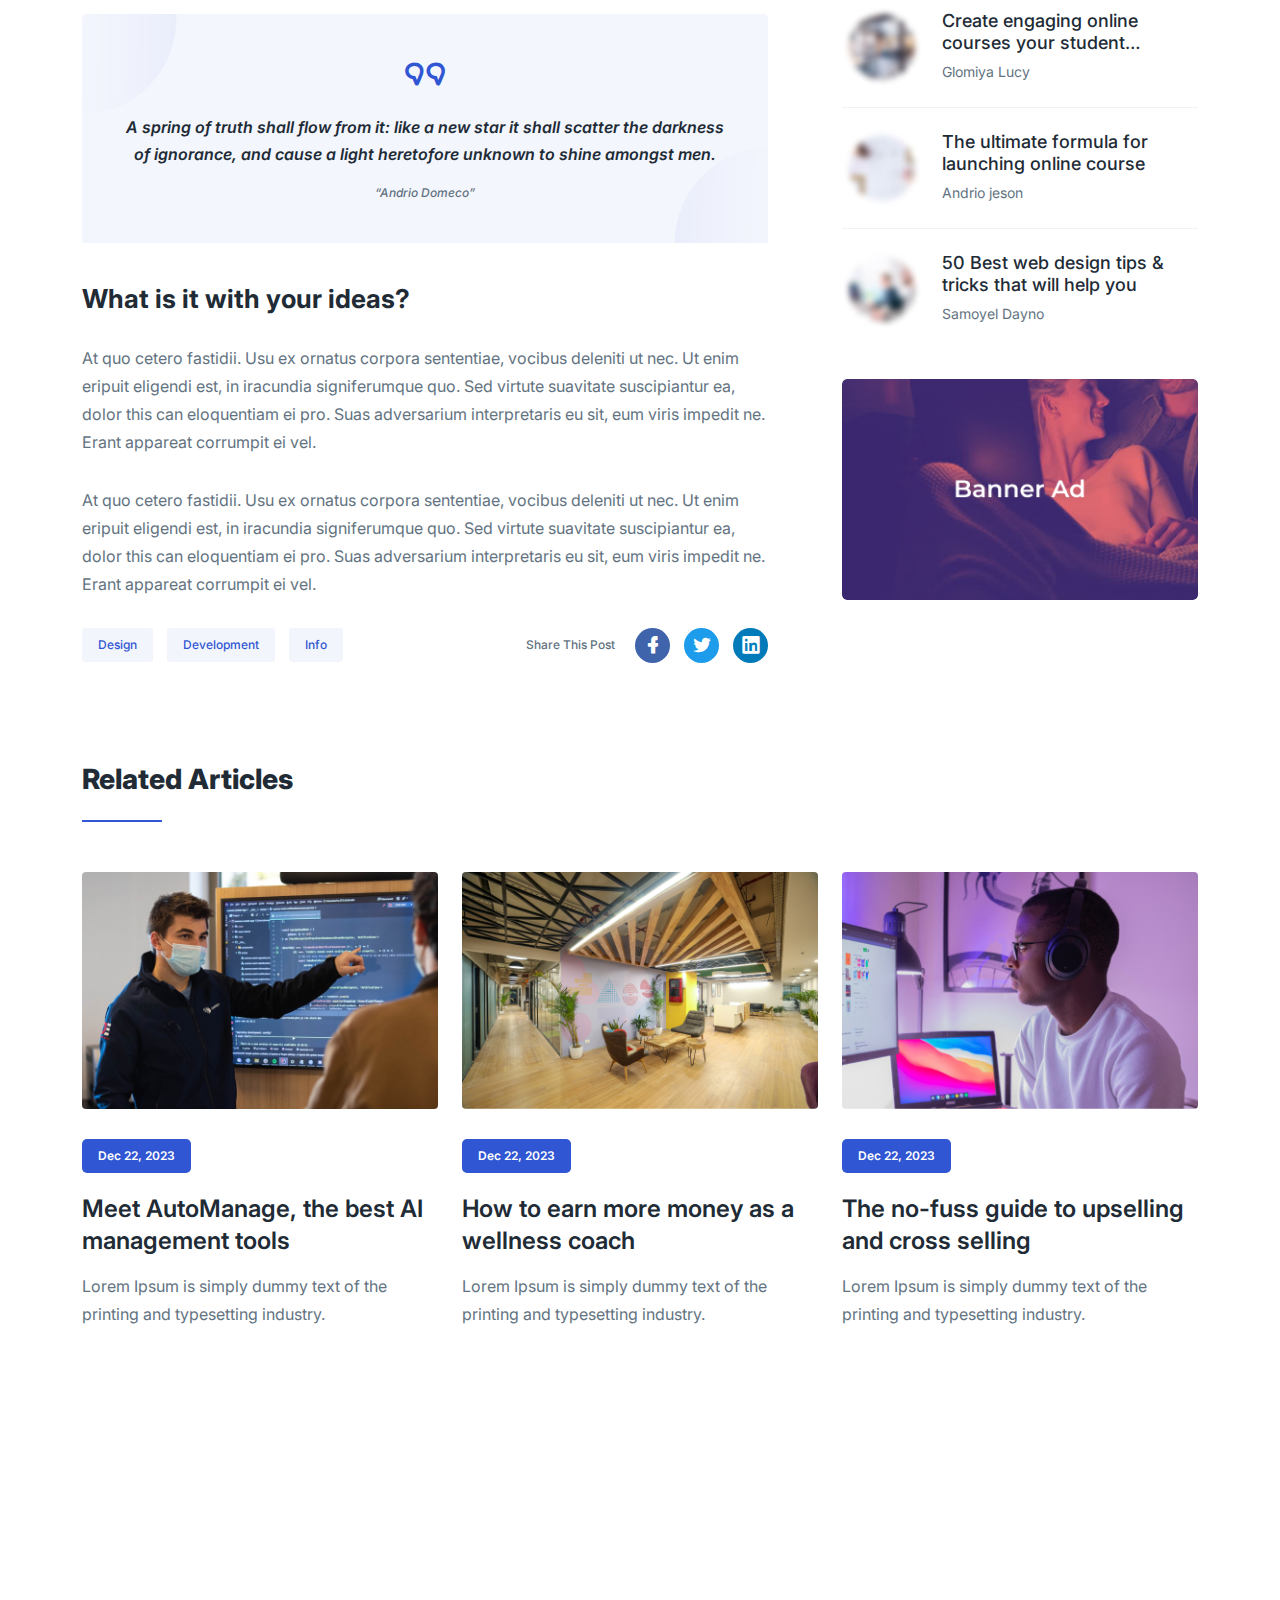
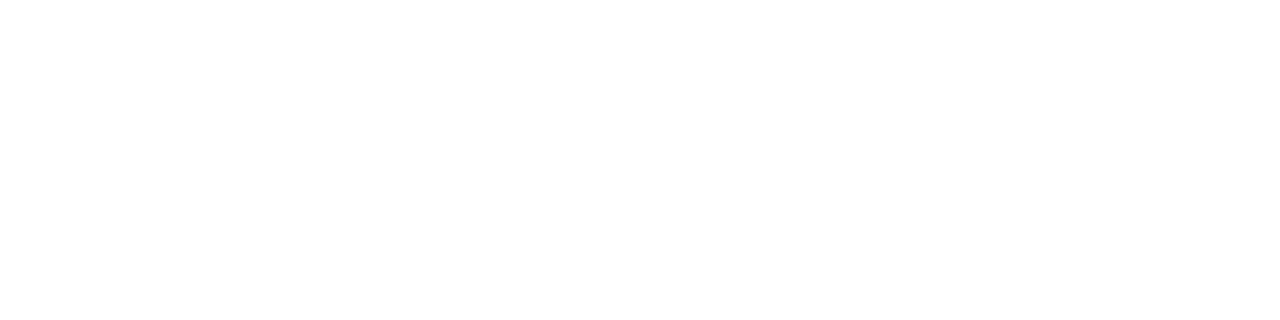
<file: komingfo/blog-details.html>
<!-- =========

	Template Name: Play
	Author: UIdeck
	Author URI: https://uideck.com/
	Support: https://uideck.com/support/
	Version: 1.1

========== -->

<!DOCTYPE html>
<html lang="en">
  <head>
    <meta charset="UTF-8" />
    <meta http-equiv="X-UA-Compatible" content="IE=edge" />
    <meta name="viewport" content="width=device-width, initial-scale=1.0" />
    <title>Play | Open source Project by UIdeck</title>

    <!--====== Favicon Icon ======-->
    <link
      rel="shortcut icon"
      href="assets/images/favicon.svg"
      type="image/svg"
    />

    <!-- ===== All CSS files ===== -->
    <link rel="stylesheet" href="assets/css/bootstrap.min.css" />
    <link rel="stylesheet" href="assets/css/animate.css" />
    <link rel="stylesheet" href="assets/css/lineicons.css" />
    <link rel="stylesheet" href="assets/css/ud-styles.css" />
  </head>
  <body>
    <!-- ====== Header Start ====== -->
    <header class="ud-header">
      <div class="container">
        <div class="row">
          <div class="col-lg-12">
            <nav class="navbar navbar-expand-lg">
              <a class="navbar-brand" href="index.html">
                <img src="assets/images/logo/logo.svg" alt="Logo" />
              </a>
              <button class="navbar-toggler">
                <span class="toggler-icon"> </span>
                <span class="toggler-icon"> </span>
                <span class="toggler-icon"> </span>
              </button>

              <div class="navbar-collapse">
                <ul id="nav" class="navbar-nav mx-auto">
                  <li class="nav-item">
                    <a class="ud-menu-scroll" href="#home">Home</a>
                  </li>

                  <li class="nav-item">
                    <a class="ud-menu-scroll" href="#about">About</a>
                  </li>
                  <li class="nav-item">
                    <a class="ud-menu-scroll" href="#pricing">Pricing</a>
                  </li>
                  <li class="nav-item">
                    <a class="ud-menu-scroll" href="#team">Team</a>
                  </li>
                  <li class="nav-item">
                    <a class="ud-menu-scroll" href="#contact">Contact</a>
                  </li>
                  <li class="nav-item nav-item-has-children">
                    <a href="javascript:void(0)"> Pages </a>
                    <ul class="ud-submenu">
                      <li class="ud-submenu-item">
                        <a href="about.html" class="ud-submenu-link">
                          About Page
                        </a>
                      </li>
                      <li class="ud-submenu-item">
                        <a href="pricing.html" class="ud-submenu-link">
                          Pricing Page
                        </a>
                      </li>
                      <li class="ud-submenu-item">
                        <a href="contact.html" class="ud-submenu-link">
                          Contact Page
                        </a>
                      </li>
                      <li class="ud-submenu-item">
                        <a href="blog.html" class="ud-submenu-link">
                          Blog Grid Page
                        </a>
                      </li>
                      <li class="ud-submenu-item">
                        <a href="blog-details.html" class="ud-submenu-link">
                          Blog Details Page
                        </a>
                      </li>
                      <li class="ud-submenu-item">
                        <a href="login.html" class="ud-submenu-link">
                          Sign In Page
                        </a>
                      </li>
                      <li class="ud-submenu-item">
                        <a href="404.html" class="ud-submenu-link">404 Page</a>
                      </li>
                    </ul>
                  </li>
                </ul>
              </div>

              <div class="navbar-btn d-none d-sm-inline-block">
                <a href="login.html" class="ud-main-btn ud-login-btn">
                  Sign In
                </a>
                <a class="ud-main-btn ud-white-btn" href="javascript:void(0)">
                  Sign Up
                </a>
              </div>
            </nav>
          </div>
        </div>
      </div>
    </header>
    <!-- ====== Header End ====== -->

    <!-- ====== Banner Start ====== -->
    <section class="ud-page-banner">
      <div class="container">
        <div class="row">
          <div class="col-lg-12">
            <div class="ud-banner-content">
              <h1>Blog Page</h1>
            </div>
          </div>
        </div>
      </div>
    </section>
    <!-- ====== Banner End ====== -->

    <!-- ====== Blog Details Start ====== -->
    <section class="ud-blog-details">
      <div class="container">
        <div class="row">
          <div class="col-lg-12">
            <div class="ud-blog-details-image">
              <img
                src="assets/images/blog/blog-details-01.jpg"
                alt="blog details"
              />
              <div class="ud-blog-overlay">
                <div class="ud-blog-overlay-content">
                  <div class="ud-blog-author">
                    <img src="assets/images/blog/author-01.png" alt="author" />
                    <span>
                      By <a href="javascript:void(0)"> Samuyl Joshi </a>
                    </span>
                  </div>

                  <div class="ud-blog-meta">
                    <p class="date">
                      <i class="lni lni-calendar"></i> <span>12 Jan 2024</span>
                    </p>
                    <p class="comment">
                      <i class="lni lni-comments"></i> <span>50</span>
                    </p>
                    <p class="view">
                      <i class="lni lni-eye"></i> <span>35</span>
                    </p>
                  </div>
                </div>
              </div>
            </div>
          </div>

          <div class="col-lg-8">
            <div class="ud-blog-details-content">
              <h2 class="ud-blog-details-title">
                Facing a challenge is kind of a turn-on for an easy rider
              </h2>
              <p class="ud-blog-details-para">
                There’s a time and place for everything… including asking for
                reviews. For instance: you should not asking for a review on
                your checkout page. The sole purpose of this page is to guide
                your customer to complete their purchase, and this means that
                the page should be as minimalist and pared-down possible. You
                don’t want to have any unnecessary elements or Call To Actions.
              </p>
              <p class="ud-blog-details-para">
                There’s a time and place for everything… including asking for
                reviews. For instance: you should not asking for a review on
                your checkout page. The sole purpose of this page is to guide
                your customer to complete their purchase, and this means that
                the page should be as minimalist and pared-down possible. You
                don’t want to have any unnecessary elements or Call To Actions.
              </p>
              <h3 class="ud-blog-details-subtitle">Sea no quidam vulputate</h3>
              <p class="ud-blog-details-para">
                At quo cetero fastidii. Usu ex ornatus corpora sententiae,
                vocibus deleniti ut nec. Ut enim eripuit eligendi est, in
                iracundia signiferumque quo. Sed virtute suavitate suscipiantur
                ea, dolor this can eloquentiam ei pro. Suas adversarium
                interpretaris eu sit, eum viris impedit ne. Erant appareat
                corrumpit ei vel.
              </p>

              <div class="ud-blog-quote">
                <i class="lni lni-quotation"></i>
                <p>
                  A spring of truth shall flow from it: like a new star it shall
                  scatter the darkness of ignorance, and cause a light
                  heretofore unknown to shine amongst men.
                </p>
                <h6>“Andrio Domeco”</h6>
              </div>
              <h3 class="ud-blog-details-subtitle">
                What is it with your ideas?
              </h3>
              <p class="ud-blog-details-para">
                At quo cetero fastidii. Usu ex ornatus corpora sententiae,
                vocibus deleniti ut nec. Ut enim eripuit eligendi est, in
                iracundia signiferumque quo. Sed virtute suavitate suscipiantur
                ea, dolor this can eloquentiam ei pro. Suas adversarium
                interpretaris eu sit, eum viris impedit ne. Erant appareat
                corrumpit ei vel.
              </p>
              <p class="ud-blog-details-para">
                At quo cetero fastidii. Usu ex ornatus corpora sententiae,
                vocibus deleniti ut nec. Ut enim eripuit eligendi est, in
                iracundia signiferumque quo. Sed virtute suavitate suscipiantur
                ea, dolor this can eloquentiam ei pro. Suas adversarium
                interpretaris eu sit, eum viris impedit ne. Erant appareat
                corrumpit ei vel.
              </p>

              <div class="ud-blog-details-action">
                <ul class="ud-blog-tags">
                  <li>
                    <a href="javascript:void(0)">Design</a>
                  </li>
                  <li>
                    <a href="javascript:void(0)">Development</a>
                  </li>
                  <li>
                    <a href="javascript:void(0)">Info</a>
                  </li>
                </ul>
                <div class="ud-blog-share">
                  <h6>Share This Post</h6>
                  <ul class="ud-blog-share-links">
                    <li>
                      <a href="javascript:void(0)" class="facebook">
                        <i class="lni lni-facebook-filled"></i>
                      </a>
                    </li>
                    <li>
                      <a href="javascript:void(0)" class="twitter">
                        <i class="lni lni-twitter-filled"></i>
                      </a>
                    </li>
                    <li>
                      <a href="javascript:void(0)" class="linkedin">
                        <i class="lni lni-linkedin-original"></i>
                      </a>
                    </li>
                  </ul>
                </div>
              </div>
            </div>
          </div>
          <div class="col-lg-4">
            <div class="ud-blog-sidebar">
              <div class="ud-newsletter-box">
                <img
                  src="assets/images/blog/dotted-shape.svg"
                  alt="shape"
                  class="shape shape-1"
                />
                <img
                  src="assets/images/blog/dotted-shape.svg"
                  alt="shape"
                  class="shape shape-2"
                />
                <h3 class="ud-newsletter-title">Join our newsletter!</h3>
                <p>Enter your email to receive our latest newsletter.</p>
                <form class="ud-newsletter-form">
                  <input
                    type="email"
                    name="email"
                    placeholder="Your Email address"
                  />
                  <button class="ud-main-btn">Subscribe Now</button>
                  <p class="ud-newsletter-note">Don't worry, we don't spam</p>
                </form>
              </div>

              <div class="ud-articles-box">
                <h3 class="ud-articles-box-title">Popular Articles</h3>
                <ul class="ud-articles-list">
                  <li>
                    <div class="ud-article-image">
                      <img
                        src="assets/images/blog/article-author-01.png"
                        alt="author"
                      />
                    </div>
                    <div class="ud-article-content">
                      <h5 class="ud-article-title">
                        <a href="javascript:void(0)">
                          The 8 best landing page builders, reviewed
                        </a>
                      </h5>
                      <p class="ud-article-author">Martin Fedous</p>
                    </div>
                  </li>
                  <li>
                    <div class="ud-article-image">
                      <img
                        src="assets/images/blog/article-author-02.png"
                        alt="author"
                      />
                    </div>
                    <div class="ud-article-content">
                      <h5 class="ud-article-title">
                        <a href="javascript:void(0)">
                          Create engaging online courses your student…
                        </a>
                      </h5>
                      <p class="ud-article-author">Glomiya Lucy</p>
                    </div>
                  </li>
                  <li>
                    <div class="ud-article-image">
                      <img
                        src="assets/images/blog/article-author-03.png"
                        alt="author"
                      />
                    </div>
                    <div class="ud-article-content">
                      <h5 class="ud-article-title">
                        <a href="javascript:void(0)">
                          The ultimate formula for launching online course
                        </a>
                      </h5>
                      <p class="ud-article-author">Andrio jeson</p>
                    </div>
                  </li>
                  <li>
                    <div class="ud-article-image">
                      <img
                        src="assets/images/blog/article-author-04.png"
                        alt="author"
                      />
                    </div>
                    <div class="ud-article-content">
                      <h5 class="ud-article-title">
                        <a href="javascript:void(0)">
                          50 Best web design tips & tricks that will help you
                        </a>
                      </h5>
                      <p class="ud-article-author">Samoyel Dayno</p>
                    </div>
                  </li>
                </ul>
              </div>

              <div class="ud-banner-ad">
                <a href="javascript:void(0)">
                  <img
                    src="assets/images/blog/bannder-ad.png"
                    alt="ad banner"
                  />
                </a>
              </div>
            </div>
          </div>
        </div>
      </div>
    </section>
    <!-- ====== Blog Details End ====== -->

    <!-- ====== Blog Start ====== -->
    <section class="ud-blog-grids ud-related-articles">
      <div class="container">
        <div class="row col-lg-12">
          <div class="ud-related-title">
            <h2 class="ud-related-articles-title">Related Articles</h2>
          </div>
        </div>
        <div class="row">
          <div class="col-lg-4 col-md-6">
            <div class="ud-single-blog">
              <div class="ud-blog-image">
                <a href="blog-details.html">
                  <img src="assets/images/blog/blog-01.jpg" alt="blog" />
                </a>
              </div>
              <div class="ud-blog-content">
                <span class="ud-blog-date">Dec 22, 2023</span>
                <h3 class="ud-blog-title">
                  <a href="blog-details.html">
                    Meet AutoManage, the best AI management tools
                  </a>
                </h3>
                <p class="ud-blog-desc">
                  Lorem Ipsum is simply dummy text of the printing and
                  typesetting industry.
                </p>
              </div>
            </div>
          </div>
          <div class="col-lg-4 col-md-6">
            <div class="ud-single-blog">
              <div class="ud-blog-image">
                <a href="blog-details.html">
                  <img src="assets/images/blog/blog-02.jpg" alt="blog" />
                </a>
              </div>
              <div class="ud-blog-content">
                <span class="ud-blog-date">Dec 22, 2023</span>
                <h3 class="ud-blog-title">
                  <a href="blog-details.html">
                    How to earn more money as a wellness coach
                  </a>
                </h3>
                <p class="ud-blog-desc">
                  Lorem Ipsum is simply dummy text of the printing and
                  typesetting industry.
                </p>
              </div>
            </div>
          </div>
          <div class="col-lg-4 col-md-6">
            <div class="ud-single-blog">
              <div class="ud-blog-image">
                <a href="blog-details.html">
                  <img src="assets/images/blog/blog-03.jpg" alt="blog" />
                </a>
              </div>
              <div class="ud-blog-content">
                <span class="ud-blog-date">Dec 22, 2023</span>
                <h3 class="ud-blog-title">
                  <a href="blog-details.html">
                    The no-fuss guide to upselling and cross selling
                  </a>
                </h3>
                <p class="ud-blog-desc">
                  Lorem Ipsum is simply dummy text of the printing and
                  typesetting industry.
                </p>
              </div>
            </div>
          </div>
        </div>
      </div>
    </section>
    <!-- ====== Blog End ====== -->

    <!-- ====== Footer Start ====== -->
    <footer class="ud-footer wow fadeInUp" data-wow-delay=".15s">
      <div class="shape shape-1">
        <img src="assets/images/footer/shape-1.svg" alt="shape" />
      </div>
      <div class="shape shape-2">
        <img src="assets/images/footer/shape-2.svg" alt="shape" />
      </div>
      <div class="shape shape-3">
        <img src="assets/images/footer/shape-3.svg" alt="shape" />
      </div>
      <div class="ud-footer-widgets">
        <div class="container">
          <div class="row">
            <div class="col-xl-3 col-lg-4 col-md-6">
              <div class="ud-widget">
                <a href="index.html" class="ud-footer-logo">
                  <img src="assets/images/logo/logo.svg" alt="logo" />
                </a>
                <p class="ud-widget-desc">
                  We create digital experiences for brands and companies by
                  using technology.
                </p>
                <ul class="ud-widget-socials">
                  <li>
                    <a href="https://twitter.com/MusharofChy">
                      <i class="lni lni-facebook-filled"></i>
                    </a>
                  </li>
                  <li>
                    <a href="https://twitter.com/MusharofChy">
                      <i class="lni lni-twitter-filled"></i>
                    </a>
                  </li>
                  <li>
                    <a href="https://twitter.com/MusharofChy">
                      <i class="lni lni-instagram-filled"></i>
                    </a>
                  </li>
                  <li>
                    <a href="https://twitter.com/MusharofChy">
                      <i class="lni lni-linkedin-original"></i>
                    </a>
                  </li>
                </ul>
              </div>
            </div>

            <div class="col-xl-2 col-lg-2 col-md-6 col-sm-6">
              <div class="ud-widget">
                <h5 class="ud-widget-title">About Us</h5>
                <ul class="ud-widget-links">
                  <li>
                    <a href="javascript:void(0)">Home</a>
                  </li>
                  <li>
                    <a href="javascript:void(0)">Features</a>
                  </li>
                  <li>
                    <a href="javascript:void(0)">About</a>
                  </li>
                  <li>
                    <a href="javascript:void(0)">Testimonial</a>
                  </li>
                </ul>
              </div>
            </div>
            <div class="col-xl-2 col-lg-3 col-md-6 col-sm-6">
              <div class="ud-widget">
                <h5 class="ud-widget-title">Features</h5>
                <ul class="ud-widget-links">
                  <li>
                    <a href="javascript:void(0)">How it works</a>
                  </li>
                  <li>
                    <a href="javascript:void(0)">Privacy policy</a>
                  </li>
                  <li>
                    <a href="javascript:void(0)">Terms of service</a>
                  </li>
                  <li>
                    <a href="javascript:void(0)">Refund policy</a>
                  </li>
                </ul>
              </div>
            </div>
            <div class="col-xl-2 col-lg-3 col-md-6 col-sm-6">
              <div class="ud-widget">
                <h5 class="ud-widget-title">Our Products</h5>
                <ul class="ud-widget-links">
                  <li>
                    <a
                      href="https://lineicons.com/"
                      rel="nofollow noopner"
                      target="_blank"
                      >Lineicons
                    </a>
                  </li>
                  <li>
                    <a
                      href="https://ecommercehtml.com/"
                      rel="nofollow noopner"
                      target="_blank"
                      >Ecommerce HTML</a
                    >
                  </li>
                  <li>
                    <a
                      href="https://ayroui.com/"
                      rel="nofollow noopner"
                      target="_blank"
                      >Ayro UI</a
                    >
                  </li>
                  <li>
                    <a
                      href="https://graygrids.com/"
                      rel="nofollow noopner"
                      target="_blank"
                      >Plain Admin</a
                    >
                  </li>
                </ul>
              </div>
            </div>
            <div class="col-xl-3 col-lg-6 col-md-8 col-sm-10">
              <div class="ud-widget">
                <h5 class="ud-widget-title">Partners</h5>
                <ul class="ud-widget-brands">
                  <li>
                    <a
                      href="https://ayroui.com/"
                      rel="nofollow noopner"
                      target="_blank"
                    >
                      <img
                        src="assets/images/footer/brands/ayroui.svg"
                        alt="ayroui"
                      />
                    </a>
                  </li>
                  <li>
                    <a
                      href="https://ecommercehtml.com/"
                      rel="nofollow noopner"
                      target="_blank"
                    >
                      <img
                        src="assets/images/footer/brands/ecommerce-html.svg"
                        alt="ecommerce-html"
                      />
                    </a>
                  </li>
                  <li>
                    <a
                      href="https://graygrids.com/"
                      rel="nofollow noopner"
                      target="_blank"
                    >
                      <img
                        src="assets/images/footer/brands/graygrids.svg"
                        alt="graygrids"
                      />
                    </a>
                  </li>
                  <li>
                    <a
                      href="https://lineicons.com/"
                      rel="nofollow noopner"
                      target="_blank"
                    >
                      <img
                        src="assets/images/footer/brands/lineicons.svg"
                        alt="lineicons"
                      />
                    </a>
                  </li>
                  <li>
                    <a
                      href="https://uideck.com/"
                      rel="nofollow noopner"
                      target="_blank"
                    >
                      <img
                        src="assets/images/footer/brands/uideck.svg"
                        alt="uideck"
                      />
                    </a>
                  </li>
                  <li>
                    <a
                      href="https://tailwindtemplates.co/"
                      rel="nofollow noopner"
                      target="_blank"
                    >
                      <img
                        src="assets/images/footer/brands/tailwindtemplates.svg"
                        alt="tailwindtemplates"
                      />
                    </a>
                  </li>
                </ul>
              </div>
            </div>
          </div>
        </div>
      </div>
      <div class="ud-footer-bottom">
        <div class="container">
          <div class="row">
            <div class="col-md-8">
              <ul class="ud-footer-bottom-left">
                <li>
                  <a href="javascript:void(0)">Privacy policy</a>
                </li>
                <li>
                  <a href="javascript:void(0)">Support policy</a>
                </li>
                <li>
                  <a href="javascript:void(0)">Terms of service</a>
                </li>
              </ul>
            </div>
            <div class="col-md-4">
              <p class="ud-footer-bottom-right">
                Designed and Developed by
                <a href="https://uideck.com" rel="nofollow">UIdeck</a>
              </p>
            </div>
          </div>
        </div>
      </div>
    </footer>
    <!-- ====== Footer End ====== -->

    <!-- ====== Back To Top Start ====== -->
    <a href="javascript:void(0)" class="back-to-top">
      <i class="lni lni-chevron-up"> </i>
    </a>
    <!-- ====== Back To Top End ====== -->

    <!-- ====== All Javascript Files ====== -->
    <script src="assets/js/bootstrap.bundle.min.js"></script>
    <script src="assets/js/wow.min.js"></script>
    <script src="assets/js/main.js"></script>
  </body>
</html>
</file>
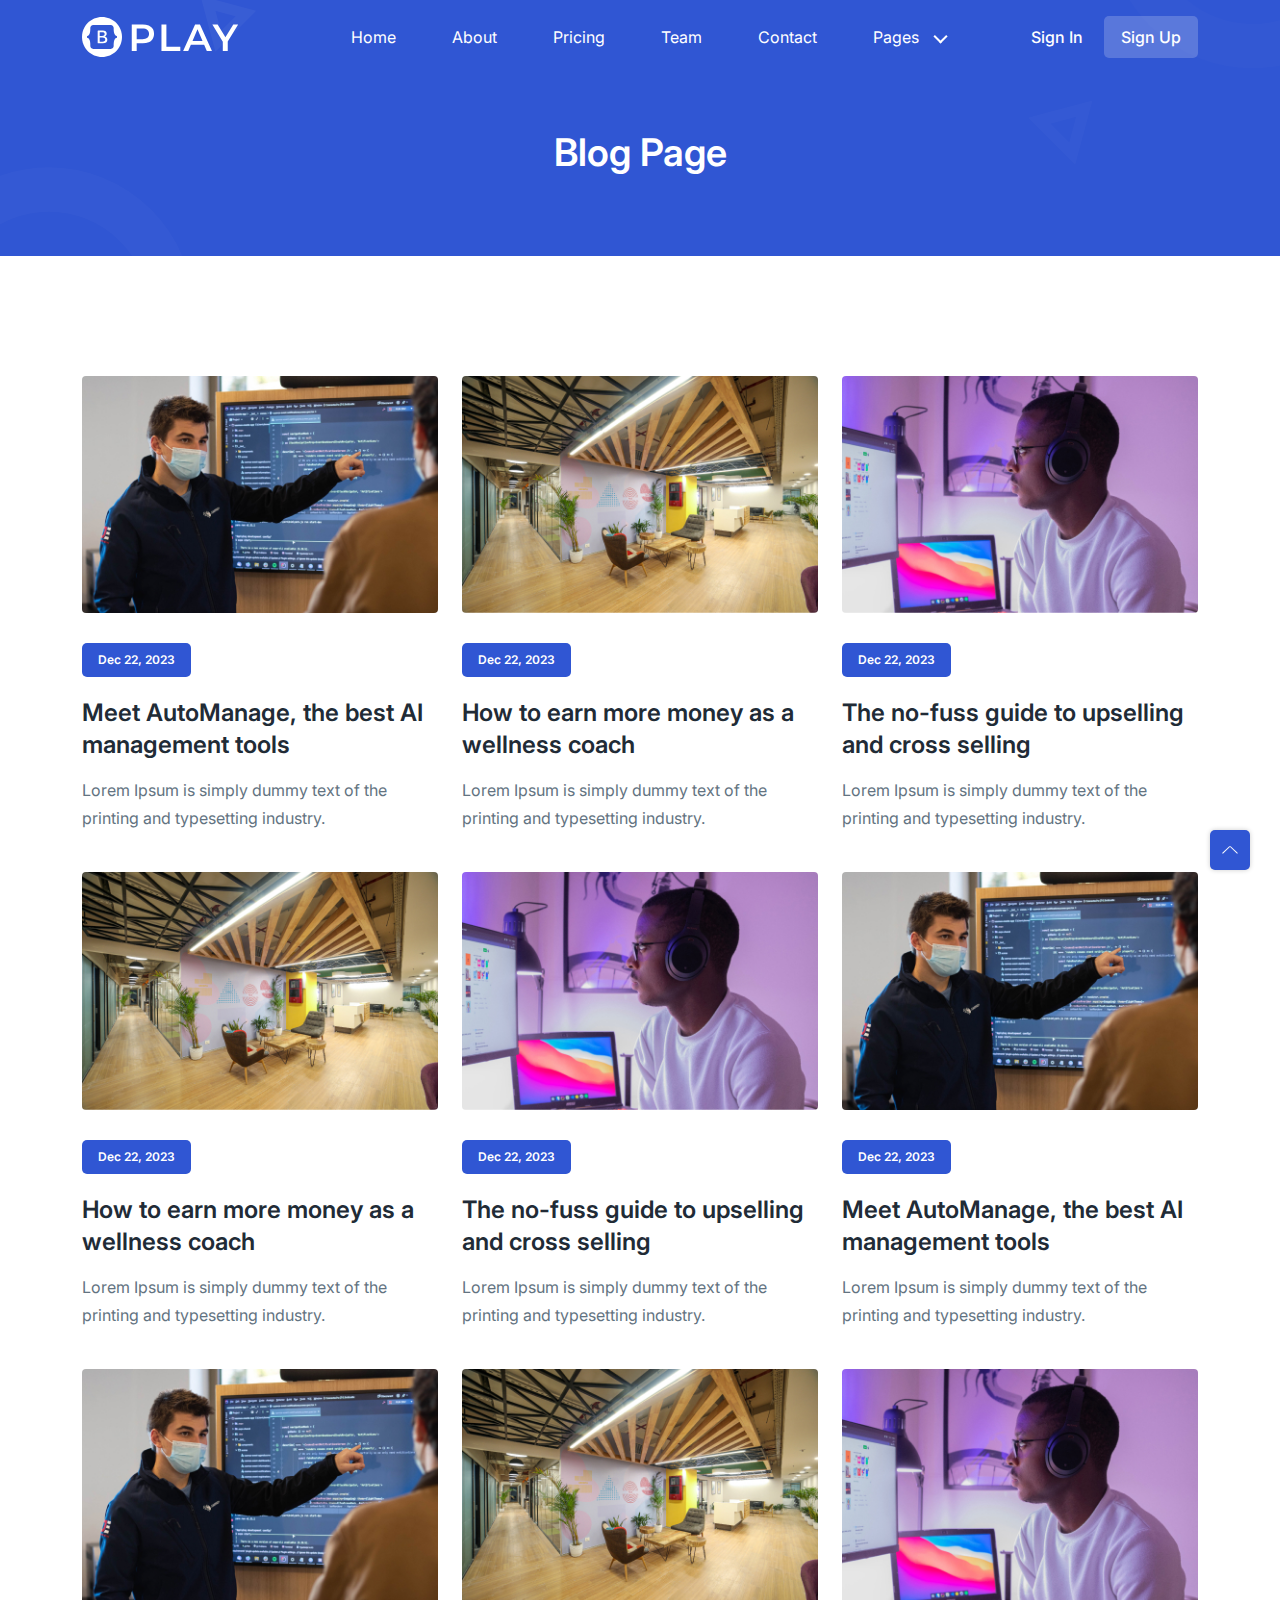
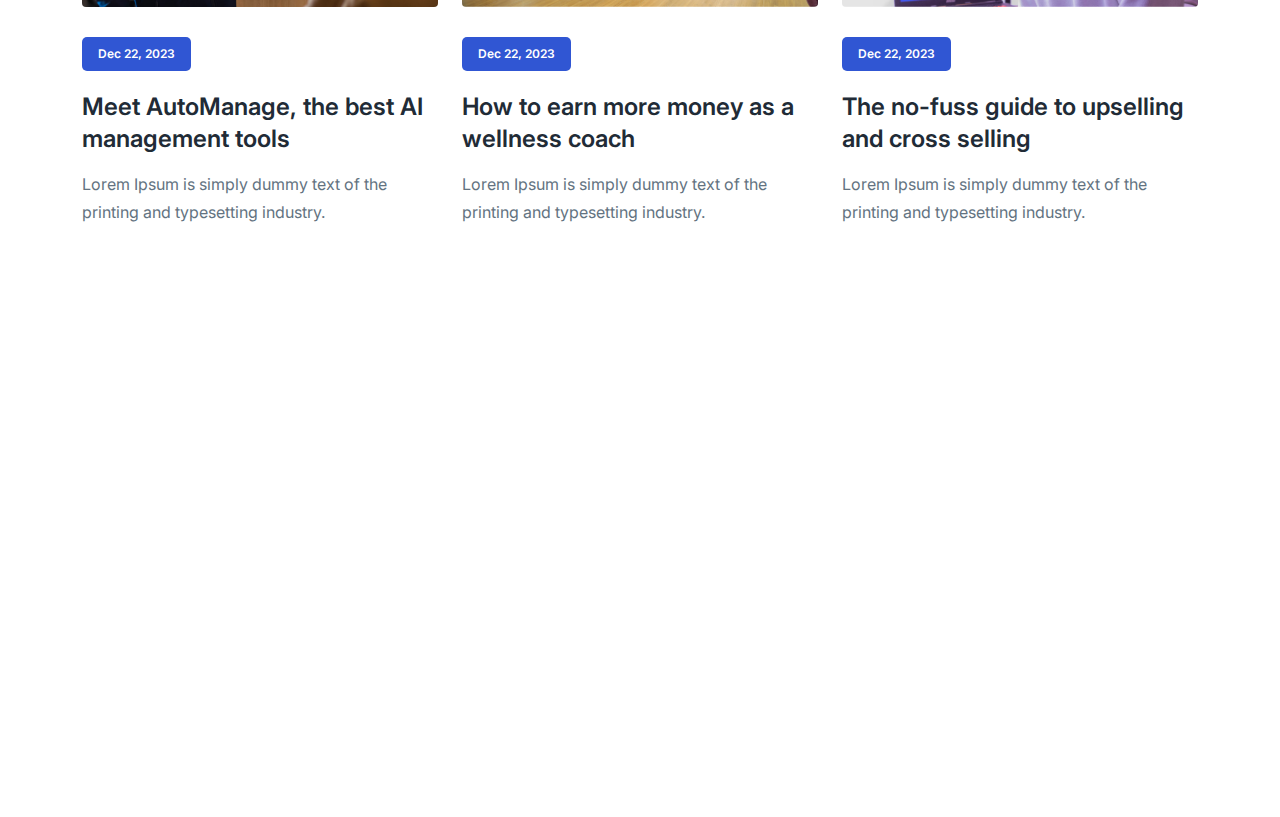
<file: komingfo/blog.html>
<!-- =========

	Template Name: Play
	Author: UIdeck
	Author URI: https://uideck.com/
	Support: https://uideck.com/support/
	Version: 1.1

========== -->

<!DOCTYPE html>
<html lang="en">
  <head>
    <meta charset="UTF-8" />
    <meta http-equiv="X-UA-Compatible" content="IE=edge" />
    <meta name="viewport" content="width=device-width, initial-scale=1.0" />
    <title>Play | Open source Project by UIdeck</title>

    <!--====== Favicon Icon ======-->
    <link
      rel="shortcut icon"
      href="assets/images/favicon.svg"
      type="image/svg"
    />

    <!-- ===== All CSS files ===== -->
    <link rel="stylesheet" href="assets/css/bootstrap.min.css" />
    <link rel="stylesheet" href="assets/css/animate.css" />
    <link rel="stylesheet" href="assets/css/lineicons.css" />
    <link rel="stylesheet" href="assets/css/ud-styles.css" />
  </head>
  <body>
    <!-- ====== Header Start ====== -->
    <header class="ud-header">
      <div class="container">
        <div class="row">
          <div class="col-lg-12">
            <nav class="navbar navbar-expand-lg">
              <a class="navbar-brand" href="index.html">
                <img src="assets/images/logo/logo.svg" alt="Logo" />
              </a>
              <button class="navbar-toggler">
                <span class="toggler-icon"> </span>
                <span class="toggler-icon"> </span>
                <span class="toggler-icon"> </span>
              </button>

              <div class="navbar-collapse">
                <ul id="nav" class="navbar-nav mx-auto">
                  <li class="nav-item">
                    <a class="ud-menu-scroll" href="#home">Home</a>
                  </li>

                  <li class="nav-item">
                    <a class="ud-menu-scroll" href="#about">About</a>
                  </li>
                  <li class="nav-item">
                    <a class="ud-menu-scroll" href="#pricing">Pricing</a>
                  </li>
                  <li class="nav-item">
                    <a class="ud-menu-scroll" href="#team">Team</a>
                  </li>
                  <li class="nav-item">
                    <a class="ud-menu-scroll" href="#contact">Contact</a>
                  </li>
                  <li class="nav-item nav-item-has-children">
                    <a href="javascript:void(0)"> Pages </a>
                    <ul class="ud-submenu">
                      <li class="ud-submenu-item">
                        <a href="about.html" class="ud-submenu-link">
                          About Page
                        </a>
                      </li>
                      <li class="ud-submenu-item">
                        <a href="pricing.html" class="ud-submenu-link">
                          Pricing Page
                        </a>
                      </li>
                      <li class="ud-submenu-item">
                        <a href="contact.html" class="ud-submenu-link">
                          Contact Page
                        </a>
                      </li>
                      <li class="ud-submenu-item">
                        <a href="blog.html" class="ud-submenu-link">
                          Blog Grid Page
                        </a>
                      </li>
                      <li class="ud-submenu-item">
                        <a href="blog-details.html" class="ud-submenu-link">
                          Blog Details Page
                        </a>
                      </li>
                      <li class="ud-submenu-item">
                        <a href="login.html" class="ud-submenu-link">
                          Sign In Page
                        </a>
                      </li>
                      <li class="ud-submenu-item">
                        <a href="404.html" class="ud-submenu-link">404 Page</a>
                      </li>
                    </ul>
                  </li>
                </ul>
              </div>

              <div class="navbar-btn d-none d-sm-inline-block">
                <a href="login.html" class="ud-main-btn ud-login-btn">
                  Sign In
                </a>
                <a class="ud-main-btn ud-white-btn" href="javascript:void(0)">
                  Sign Up
                </a>
              </div>
            </nav>
          </div>
        </div>
      </div>
    </header>
    <!-- ====== Header End ====== -->

    <!-- ====== Banner Start ====== -->
    <section class="ud-page-banner">
      <div class="container">
        <div class="row">
          <div class="col-lg-12">
            <div class="ud-banner-content">
              <h1>Blog Page</h1>
            </div>
          </div>
        </div>
      </div>
    </section>
    <!-- ====== Banner End ====== -->

    <!-- ====== Blog Start ====== -->
    <section class="ud-blog-grids">
      <div class="container">
        <div class="row">
          <div class="col-lg-4 col-md-6">
            <div class="ud-single-blog">
              <div class="ud-blog-image">
                <a href="blog-details.html">
                  <img src="assets/images/blog/blog-01.jpg" alt="blog" />
                </a>
              </div>
              <div class="ud-blog-content">
                <span class="ud-blog-date">Dec 22, 2023</span>
                <h3 class="ud-blog-title">
                  <a href="blog-details.html">
                    Meet AutoManage, the best AI management tools
                  </a>
                </h3>
                <p class="ud-blog-desc">
                  Lorem Ipsum is simply dummy text of the printing and
                  typesetting industry.
                </p>
              </div>
            </div>
          </div>
          <div class="col-lg-4 col-md-6">
            <div class="ud-single-blog">
              <div class="ud-blog-image">
                <a href="blog-details.html">
                  <img src="assets/images/blog/blog-02.jpg" alt="blog" />
                </a>
              </div>
              <div class="ud-blog-content">
                <span class="ud-blog-date">Dec 22, 2023</span>
                <h3 class="ud-blog-title">
                  <a href="blog-details.html">
                    How to earn more money as a wellness coach
                  </a>
                </h3>
                <p class="ud-blog-desc">
                  Lorem Ipsum is simply dummy text of the printing and
                  typesetting industry.
                </p>
              </div>
            </div>
          </div>
          <div class="col-lg-4 col-md-6">
            <div class="ud-single-blog">
              <div class="ud-blog-image">
                <a href="blog-details.html">
                  <img src="assets/images/blog/blog-03.jpg" alt="blog" />
                </a>
              </div>
              <div class="ud-blog-content">
                <span class="ud-blog-date">Dec 22, 2023</span>
                <h3 class="ud-blog-title">
                  <a href="blog-details.html">
                    The no-fuss guide to upselling and cross selling
                  </a>
                </h3>
                <p class="ud-blog-desc">
                  Lorem Ipsum is simply dummy text of the printing and
                  typesetting industry.
                </p>
              </div>
            </div>
          </div>
          <div class="col-lg-4 col-md-6">
            <div class="ud-single-blog">
              <div class="ud-blog-image">
                <a href="blog-details.html">
                  <img src="assets/images/blog/blog-02.jpg" alt="blog" />
                </a>
              </div>
              <div class="ud-blog-content">
                <span class="ud-blog-date">Dec 22, 2023</span>
                <h3 class="ud-blog-title">
                  <a href="blog-details.html">
                    How to earn more money as a wellness coach
                  </a>
                </h3>
                <p class="ud-blog-desc">
                  Lorem Ipsum is simply dummy text of the printing and
                  typesetting industry.
                </p>
              </div>
            </div>
          </div>
          <div class="col-lg-4 col-md-6">
            <div class="ud-single-blog">
              <div class="ud-blog-image">
                <a href="blog-details.html">
                  <img src="assets/images/blog/blog-03.jpg" alt="blog" />
                </a>
              </div>
              <div class="ud-blog-content">
                <span class="ud-blog-date">Dec 22, 2023</span>
                <h3 class="ud-blog-title">
                  <a href="blog-details.html">
                    The no-fuss guide to upselling and cross selling
                  </a>
                </h3>
                <p class="ud-blog-desc">
                  Lorem Ipsum is simply dummy text of the printing and
                  typesetting industry.
                </p>
              </div>
            </div>
          </div>
          <div class="col-lg-4 col-md-6">
            <div class="ud-single-blog">
              <div class="ud-blog-image">
                <a href="blog-details.html">
                  <img src="assets/images/blog/blog-01.jpg" alt="blog" />
                </a>
              </div>
              <div class="ud-blog-content">
                <span class="ud-blog-date">Dec 22, 2023</span>
                <h3 class="ud-blog-title">
                  <a href="blog-details.html">
                    Meet AutoManage, the best AI management tools
                  </a>
                </h3>
                <p class="ud-blog-desc">
                  Lorem Ipsum is simply dummy text of the printing and
                  typesetting industry.
                </p>
              </div>
            </div>
          </div>
          <div class="col-lg-4 col-md-6">
            <div class="ud-single-blog">
              <div class="ud-blog-image">
                <a href="blog-details.html">
                  <img src="assets/images/blog/blog-01.jpg" alt="blog" />
                </a>
              </div>
              <div class="ud-blog-content">
                <span class="ud-blog-date">Dec 22, 2023</span>
                <h3 class="ud-blog-title">
                  <a href="blog-details.html">
                    Meet AutoManage, the best AI management tools
                  </a>
                </h3>
                <p class="ud-blog-desc">
                  Lorem Ipsum is simply dummy text of the printing and
                  typesetting industry.
                </p>
              </div>
            </div>
          </div>
          <div class="col-lg-4 col-md-6">
            <div class="ud-single-blog">
              <div class="ud-blog-image">
                <a href="blog-details.html">
                  <img src="assets/images/blog/blog-02.jpg" alt="blog" />
                </a>
              </div>
              <div class="ud-blog-content">
                <span class="ud-blog-date">Dec 22, 2023</span>
                <h3 class="ud-blog-title">
                  <a href="blog-details.html">
                    How to earn more money as a wellness coach
                  </a>
                </h3>
                <p class="ud-blog-desc">
                  Lorem Ipsum is simply dummy text of the printing and
                  typesetting industry.
                </p>
              </div>
            </div>
          </div>
          <div class="col-lg-4 col-md-6">
            <div class="ud-single-blog">
              <div class="ud-blog-image">
                <a href="blog-details.html">
                  <img src="assets/images/blog/blog-03.jpg" alt="blog" />
                </a>
              </div>
              <div class="ud-blog-content">
                <span class="ud-blog-date">Dec 22, 2023</span>
                <h3 class="ud-blog-title">
                  <a href="blog-details.html">
                    The no-fuss guide to upselling and cross selling
                  </a>
                </h3>
                <p class="ud-blog-desc">
                  Lorem Ipsum is simply dummy text of the printing and
                  typesetting industry.
                </p>
              </div>
            </div>
          </div>
        </div>
      </div>
    </section>
    <!-- ====== Blog End ====== -->

    <!-- ====== Footer Start ====== -->
    <footer class="ud-footer wow fadeInUp" data-wow-delay=".15s">
      <div class="shape shape-1">
        <img src="assets/images/footer/shape-1.svg" alt="shape" />
      </div>
      <div class="shape shape-2">
        <img src="assets/images/footer/shape-2.svg" alt="shape" />
      </div>
      <div class="shape shape-3">
        <img src="assets/images/footer/shape-3.svg" alt="shape" />
      </div>
      <div class="ud-footer-widgets">
        <div class="container">
          <div class="row">
            <div class="col-xl-3 col-lg-4 col-md-6">
              <div class="ud-widget">
                <a href="index.html" class="ud-footer-logo">
                  <img src="assets/images/logo/logo.svg" alt="logo" />
                </a>
                <p class="ud-widget-desc">
                  We create digital experiences for brands and companies by
                  using technology.
                </p>
                <ul class="ud-widget-socials">
                  <li>
                    <a href="https://twitter.com/MusharofChy">
                      <i class="lni lni-facebook-filled"></i>
                    </a>
                  </li>
                  <li>
                    <a href="https://twitter.com/MusharofChy">
                      <i class="lni lni-twitter-filled"></i>
                    </a>
                  </li>
                  <li>
                    <a href="https://twitter.com/MusharofChy">
                      <i class="lni lni-instagram-filled"></i>
                    </a>
                  </li>
                  <li>
                    <a href="https://twitter.com/MusharofChy">
                      <i class="lni lni-linkedin-original"></i>
                    </a>
                  </li>
                </ul>
              </div>
            </div>

            <div class="col-xl-2 col-lg-2 col-md-6 col-sm-6">
              <div class="ud-widget">
                <h5 class="ud-widget-title">About Us</h5>
                <ul class="ud-widget-links">
                  <li>
                    <a href="javascript:void(0)">Home</a>
                  </li>
                  <li>
                    <a href="javascript:void(0)">Features</a>
                  </li>
                  <li>
                    <a href="javascript:void(0)">About</a>
                  </li>
                  <li>
                    <a href="javascript:void(0)">Testimonial</a>
                  </li>
                </ul>
              </div>
            </div>
            <div class="col-xl-2 col-lg-3 col-md-6 col-sm-6">
              <div class="ud-widget">
                <h5 class="ud-widget-title">Features</h5>
                <ul class="ud-widget-links">
                  <li>
                    <a href="javascript:void(0)">How it works</a>
                  </li>
                  <li>
                    <a href="javascript:void(0)">Privacy policy</a>
                  </li>
                  <li>
                    <a href="javascript:void(0)">Terms of service</a>
                  </li>
                  <li>
                    <a href="javascript:void(0)">Refund policy</a>
                  </li>
                </ul>
              </div>
            </div>
            <div class="col-xl-2 col-lg-3 col-md-6 col-sm-6">
              <div class="ud-widget">
                <h5 class="ud-widget-title">Our Products</h5>
                <ul class="ud-widget-links">
                  <li>
                    <a
                      href="https://lineicons.com/"
                      rel="nofollow noopner"
                      target="_blank"
                      >Lineicons
                    </a>
                  </li>
                  <li>
                    <a
                      href="https://ecommercehtml.com/"
                      rel="nofollow noopner"
                      target="_blank"
                      >Ecommerce HTML</a
                    >
                  </li>
                  <li>
                    <a
                      href="https://ayroui.com/"
                      rel="nofollow noopner"
                      target="_blank"
                      >Ayro UI</a
                    >
                  </li>
                  <li>
                    <a
                      href="https://graygrids.com/"
                      rel="nofollow noopner"
                      target="_blank"
                      >Plain Admin</a
                    >
                  </li>
                </ul>
              </div>
            </div>
            <div class="col-xl-3 col-lg-6 col-md-8 col-sm-10">
              <div class="ud-widget">
                <h5 class="ud-widget-title">Partners</h5>
                <ul class="ud-widget-brands">
                  <li>
                    <a
                      href="https://ayroui.com/"
                      rel="nofollow noopner"
                      target="_blank"
                    >
                      <img
                        src="assets/images/footer/brands/ayroui.svg"
                        alt="ayroui"
                      />
                    </a>
                  </li>
                  <li>
                    <a
                      href="https://ecommercehtml.com/"
                      rel="nofollow noopner"
                      target="_blank"
                    >
                      <img
                        src="assets/images/footer/brands/ecommerce-html.svg"
                        alt="ecommerce-html"
                      />
                    </a>
                  </li>
                  <li>
                    <a
                      href="https://graygrids.com/"
                      rel="nofollow noopner"
                      target="_blank"
                    >
                      <img
                        src="assets/images/footer/brands/graygrids.svg"
                        alt="graygrids"
                      />
                    </a>
                  </li>
                  <li>
                    <a
                      href="https://lineicons.com/"
                      rel="nofollow noopner"
                      target="_blank"
                    >
                      <img
                        src="assets/images/footer/brands/lineicons.svg"
                        alt="lineicons"
                      />
                    </a>
                  </li>
                  <li>
                    <a
                      href="https://uideck.com/"
                      rel="nofollow noopner"
                      target="_blank"
                    >
                      <img
                        src="assets/images/footer/brands/uideck.svg"
                        alt="uideck"
                      />
                    </a>
                  </li>
                  <li>
                    <a
                      href="https://tailwindtemplates.co/"
                      rel="nofollow noopner"
                      target="_blank"
                    >
                      <img
                        src="assets/images/footer/brands/tailwindtemplates.svg"
                        alt="tailwindtemplates"
                      />
                    </a>
                  </li>
                </ul>
              </div>
            </div>
          </div>
        </div>
      </div>
      <div class="ud-footer-bottom">
        <div class="container">
          <div class="row">
            <div class="col-md-8">
              <ul class="ud-footer-bottom-left">
                <li>
                  <a href="javascript:void(0)">Privacy policy</a>
                </li>
                <li>
                  <a href="javascript:void(0)">Support policy</a>
                </li>
                <li>
                  <a href="javascript:void(0)">Terms of service</a>
                </li>
              </ul>
            </div>
            <div class="col-md-4">
              <p class="ud-footer-bottom-right">
                Designed and Developed by
                <a href="https://uideck.com" rel="nofollow">UIdeck</a>
              </p>
            </div>
          </div>
        </div>
      </div>
    </footer>
    <!-- ====== Footer End ====== -->

    <!-- ====== Back To Top Start ====== -->
    <a href="javascript:void(0)" class="back-to-top">
      <i class="lni lni-chevron-up"> </i>
    </a>
    <!-- ====== Back To Top End ====== -->

    <!-- ====== All Javascript Files ====== -->
    <script src="assets/js/bootstrap.bundle.min.js"></script>
    <script src="assets/js/wow.min.js"></script>
    <script src="assets/js/main.js"></script>
  </body>
</html>
</file>
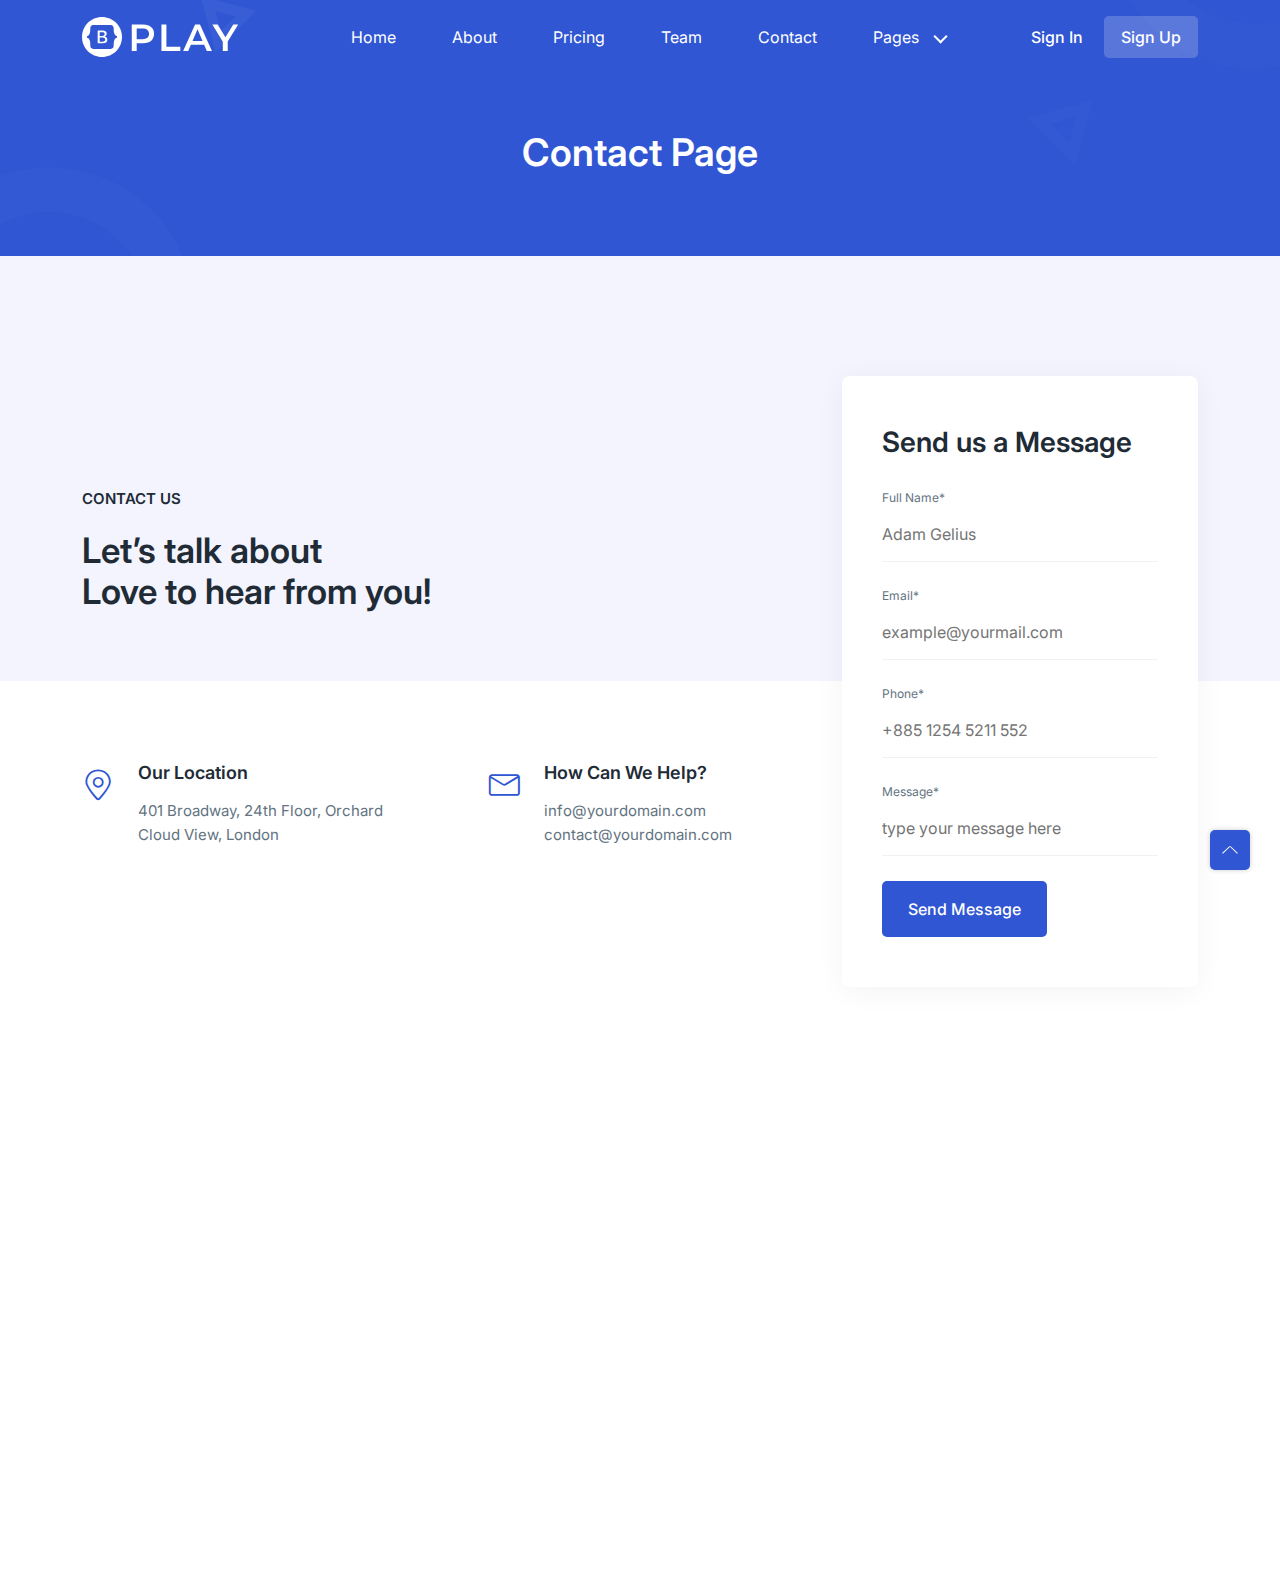
<file: komingfo/contact.html>
<!-- =========

	Template Name: Play
	Author: UIdeck
	Author URI: https://uideck.com/
	Support: https://uideck.com/support/
	Version: 1.1

========== -->

<!DOCTYPE html>
<html lang="en">
  <head>
    <meta charset="UTF-8" />
    <meta http-equiv="X-UA-Compatible" content="IE=edge" />
    <meta name="viewport" content="width=device-width, initial-scale=1.0" />
    <title>Play | Open source Project by UIdeck</title>

    <!--====== Favicon Icon ======-->
    <link
      rel="shortcut icon"
      href="assets/images/favicon.svg"
      type="image/svg"
    />

    <!-- ===== All CSS files ===== -->
    <link rel="stylesheet" href="assets/css/bootstrap.min.css" />
    <link rel="stylesheet" href="assets/css/animate.css" />
    <link rel="stylesheet" href="assets/css/lineicons.css" />
    <link rel="stylesheet" href="assets/css/ud-styles.css" />
  </head>
  <body>
    <!-- ====== Header Start ====== -->
    <header class="ud-header">
      <div class="container">
        <div class="row">
          <div class="col-lg-12">
            <nav class="navbar navbar-expand-lg">
              <a class="navbar-brand" href="index.html">
                <img src="assets/images/logo/logo.svg" alt="Logo" />
              </a>
              <button class="navbar-toggler">
                <span class="toggler-icon"> </span>
                <span class="toggler-icon"> </span>
                <span class="toggler-icon"> </span>
              </button>

              <div class="navbar-collapse">
                <ul id="nav" class="navbar-nav mx-auto">
                  <li class="nav-item">
                    <a class="ud-menu-scroll" href="#home">Home</a>
                  </li>

                  <li class="nav-item">
                    <a class="ud-menu-scroll" href="#about">About</a>
                  </li>
                  <li class="nav-item">
                    <a class="ud-menu-scroll" href="#pricing">Pricing</a>
                  </li>
                  <li class="nav-item">
                    <a class="ud-menu-scroll" href="#team">Team</a>
                  </li>
                  <li class="nav-item">
                    <a class="ud-menu-scroll" href="#contact">Contact</a>
                  </li>
                  <li class="nav-item nav-item-has-children">
                    <a href="javascript:void(0)"> Pages </a>
                    <ul class="ud-submenu">
                      <li class="ud-submenu-item">
                        <a href="about.html" class="ud-submenu-link">
                          About Page
                        </a>
                      </li>
                      <li class="ud-submenu-item">
                        <a href="pricing.html" class="ud-submenu-link">
                          Pricing Page
                        </a>
                      </li>
                      <li class="ud-submenu-item">
                        <a href="contact.html" class="ud-submenu-link">
                          Contact Page
                        </a>
                      </li>
                      <li class="ud-submenu-item">
                        <a href="blog.html" class="ud-submenu-link">
                          Blog Grid Page
                        </a>
                      </li>
                      <li class="ud-submenu-item">
                        <a href="blog-details.html" class="ud-submenu-link">
                          Blog Details Page
                        </a>
                      </li>
                      <li class="ud-submenu-item">
                        <a href="login.html" class="ud-submenu-link">
                          Sign In Page
                        </a>
                      </li>
                      <li class="ud-submenu-item">
                        <a href="404.html" class="ud-submenu-link">404 Page</a>
                      </li>
                    </ul>
                  </li>
                </ul>
              </div>

              <div class="navbar-btn d-none d-sm-inline-block">
                <a href="login.html" class="ud-main-btn ud-login-btn">
                  Sign In
                </a>
                <a class="ud-main-btn ud-white-btn" href="javascript:void(0)">
                  Sign Up
                </a>
              </div>
            </nav>
          </div>
        </div>
      </div>
    </header>
    <!-- ====== Header End ====== -->

    <!-- ====== Banner Start ====== -->
    <section class="ud-page-banner">
      <div class="container">
        <div class="row">
          <div class="col-lg-12">
            <div class="ud-banner-content">
              <h1>Contact Page</h1>
            </div>
          </div>
        </div>
      </div>
    </section>
    <!-- ====== Banner End ====== -->

    <!-- ====== Contact Start ====== -->
    <section id="contact" class="ud-contact">
      <div class="container">
        <div class="row align-items-center">
          <div class="col-xl-8 col-lg-7">
            <div class="ud-contact-content-wrapper">
              <div class="ud-contact-title">
                <span>CONTACT US</span>
                <h2>
                  Let’s talk about <br />
                  Love to hear from you!
                </h2>
              </div>
              <div class="ud-contact-info-wrapper">
                <div class="ud-single-info">
                  <div class="ud-info-icon">
                    <i class="lni lni-map-marker"></i>
                  </div>
                  <div class="ud-info-meta">
                    <h5>Our Location</h5>
                    <p>401 Broadway, 24th Floor, Orchard Cloud View, London</p>
                  </div>
                </div>
                <div class="ud-single-info">
                  <div class="ud-info-icon">
                    <i class="lni lni-envelope"></i>
                  </div>
                  <div class="ud-info-meta">
                    <h5>How Can We Help?</h5>
                    <p>info@yourdomain.com</p>
                    <p>contact@yourdomain.com</p>
                  </div>
                </div>
              </div>
            </div>
          </div>
          <div class="col-xl-4 col-lg-5">
            <div
              class="ud-contact-form-wrapper wow fadeInUp"
              data-wow-delay=".2s"
            >
              <h3 class="ud-contact-form-title">Send us a Message</h3>
              <form class="ud-contact-form">
                <div class="ud-form-group">
                  <label for="fullName">Full Name*</label>
                  <input
                    type="text"
                    name="fullName"
                    placeholder="Adam Gelius"
                  />
                </div>
                <div class="ud-form-group">
                  <label for="email">Email*</label>
                  <input
                    type="email"
                    name="email"
                    placeholder="example@yourmail.com"
                  />
                </div>
                <div class="ud-form-group">
                  <label for="phone">Phone*</label>
                  <input
                    type="text"
                    name="phone"
                    placeholder="+885 1254 5211 552"
                  />
                </div>
                <div class="ud-form-group">
                  <label for="message">Message*</label>
                  <textarea
                    name="message"
                    rows="1"
                    placeholder="type your message here"
                  ></textarea>
                </div>
                <div class="ud-form-group mb-0">
                  <button type="submit" class="ud-main-btn">
                    Send Message
                  </button>
                </div>
              </form>
            </div>
          </div>
        </div>
      </div>
    </section>
    <!-- ====== Contact End ====== -->

    <!-- ====== Footer Start ====== -->
    <footer class="ud-footer wow fadeInUp" data-wow-delay=".15s">
      <div class="shape shape-1">
        <img src="assets/images/footer/shape-1.svg" alt="shape" />
      </div>
      <div class="shape shape-2">
        <img src="assets/images/footer/shape-2.svg" alt="shape" />
      </div>
      <div class="shape shape-3">
        <img src="assets/images/footer/shape-3.svg" alt="shape" />
      </div>
      <div class="ud-footer-widgets">
        <div class="container">
          <div class="row">
            <div class="col-xl-3 col-lg-4 col-md-6">
              <div class="ud-widget">
                <a href="index.html" class="ud-footer-logo">
                  <img src="assets/images/logo/logo.svg" alt="logo" />
                </a>
                <p class="ud-widget-desc">
                  We create digital experiences for brands and companies by
                  using technology.
                </p>
                <ul class="ud-widget-socials">
                  <li>
                    <a href="https://twitter.com/MusharofChy">
                      <i class="lni lni-facebook-filled"></i>
                    </a>
                  </li>
                  <li>
                    <a href="https://twitter.com/MusharofChy">
                      <i class="lni lni-twitter-filled"></i>
                    </a>
                  </li>
                  <li>
                    <a href="https://twitter.com/MusharofChy">
                      <i class="lni lni-instagram-filled"></i>
                    </a>
                  </li>
                  <li>
                    <a href="https://twitter.com/MusharofChy">
                      <i class="lni lni-linkedin-original"></i>
                    </a>
                  </li>
                </ul>
              </div>
            </div>

            <div class="col-xl-2 col-lg-2 col-md-6 col-sm-6">
              <div class="ud-widget">
                <h5 class="ud-widget-title">About Us</h5>
                <ul class="ud-widget-links">
                  <li>
                    <a href="javascript:void(0)">Home</a>
                  </li>
                  <li>
                    <a href="javascript:void(0)">Features</a>
                  </li>
                  <li>
                    <a href="javascript:void(0)">About</a>
                  </li>
                  <li>
                    <a href="javascript:void(0)">Testimonial</a>
                  </li>
                </ul>
              </div>
            </div>
            <div class="col-xl-2 col-lg-3 col-md-6 col-sm-6">
              <div class="ud-widget">
                <h5 class="ud-widget-title">Features</h5>
                <ul class="ud-widget-links">
                  <li>
                    <a href="javascript:void(0)">How it works</a>
                  </li>
                  <li>
                    <a href="javascript:void(0)">Privacy policy</a>
                  </li>
                  <li>
                    <a href="javascript:void(0)">Terms of service</a>
                  </li>
                  <li>
                    <a href="javascript:void(0)">Refund policy</a>
                  </li>
                </ul>
              </div>
            </div>
            <div class="col-xl-2 col-lg-3 col-md-6 col-sm-6">
              <div class="ud-widget">
                <h5 class="ud-widget-title">Our Products</h5>
                <ul class="ud-widget-links">
                  <li>
                    <a
                      href="https://lineicons.com/"
                      rel="nofollow noopner"
                      target="_blank"
                      >Lineicons
                    </a>
                  </li>
                  <li>
                    <a
                      href="https://ecommercehtml.com/"
                      rel="nofollow noopner"
                      target="_blank"
                      >Ecommerce HTML</a
                    >
                  </li>
                  <li>
                    <a
                      href="https://ayroui.com/"
                      rel="nofollow noopner"
                      target="_blank"
                      >Ayro UI</a
                    >
                  </li>
                  <li>
                    <a
                      href="https://graygrids.com/"
                      rel="nofollow noopner"
                      target="_blank"
                      >Plain Admin</a
                    >
                  </li>
                </ul>
              </div>
            </div>
            <div class="col-xl-3 col-lg-6 col-md-8 col-sm-10">
              <div class="ud-widget">
                <h5 class="ud-widget-title">Partners</h5>
                <ul class="ud-widget-brands">
                  <li>
                    <a
                      href="https://ayroui.com/"
                      rel="nofollow noopner"
                      target="_blank"
                    >
                      <img
                        src="assets/images/footer/brands/ayroui.svg"
                        alt="ayroui"
                      />
                    </a>
                  </li>
                  <li>
                    <a
                      href="https://ecommercehtml.com/"
                      rel="nofollow noopner"
                      target="_blank"
                    >
                      <img
                        src="assets/images/footer/brands/ecommerce-html.svg"
                        alt="ecommerce-html"
                      />
                    </a>
                  </li>
                  <li>
                    <a
                      href="https://graygrids.com/"
                      rel="nofollow noopner"
                      target="_blank"
                    >
                      <img
                        src="assets/images/footer/brands/graygrids.svg"
                        alt="graygrids"
                      />
                    </a>
                  </li>
                  <li>
                    <a
                      href="https://lineicons.com/"
                      rel="nofollow noopner"
                      target="_blank"
                    >
                      <img
                        src="assets/images/footer/brands/lineicons.svg"
                        alt="lineicons"
                      />
                    </a>
                  </li>
                  <li>
                    <a
                      href="https://uideck.com/"
                      rel="nofollow noopner"
                      target="_blank"
                    >
                      <img
                        src="assets/images/footer/brands/uideck.svg"
                        alt="uideck"
                      />
                    </a>
                  </li>
                  <li>
                    <a
                      href="https://tailwindtemplates.co/"
                      rel="nofollow noopner"
                      target="_blank"
                    >
                      <img
                        src="assets/images/footer/brands/tailwindtemplates.svg"
                        alt="tailwindtemplates"
                      />
                    </a>
                  </li>
                </ul>
              </div>
            </div>
          </div>
        </div>
      </div>
      <div class="ud-footer-bottom">
        <div class="container">
          <div class="row">
            <div class="col-md-8">
              <ul class="ud-footer-bottom-left">
                <li>
                  <a href="javascript:void(0)">Privacy policy</a>
                </li>
                <li>
                  <a href="javascript:void(0)">Support policy</a>
                </li>
                <li>
                  <a href="javascript:void(0)">Terms of service</a>
                </li>
              </ul>
            </div>
            <div class="col-md-4">
              <p class="ud-footer-bottom-right">
                Designed and Developed by
                <a href="https://uideck.com" rel="nofollow">UIdeck</a>
              </p>
            </div>
          </div>
        </div>
      </div>
    </footer>
    <!-- ====== Footer End ====== -->

    <!-- ====== Back To Top Start ====== -->
    <a href="javascript:void(0)" class="back-to-top">
      <i class="lni lni-chevron-up"> </i>
    </a>
    <!-- ====== Back To Top End ====== -->

    <!-- ====== All Javascript Files ====== -->
    <script src="assets/js/bootstrap.bundle.min.js"></script>
    <script src="assets/js/wow.min.js"></script>
    <script src="assets/js/main.js"></script>
  </body>
</html>
</file>
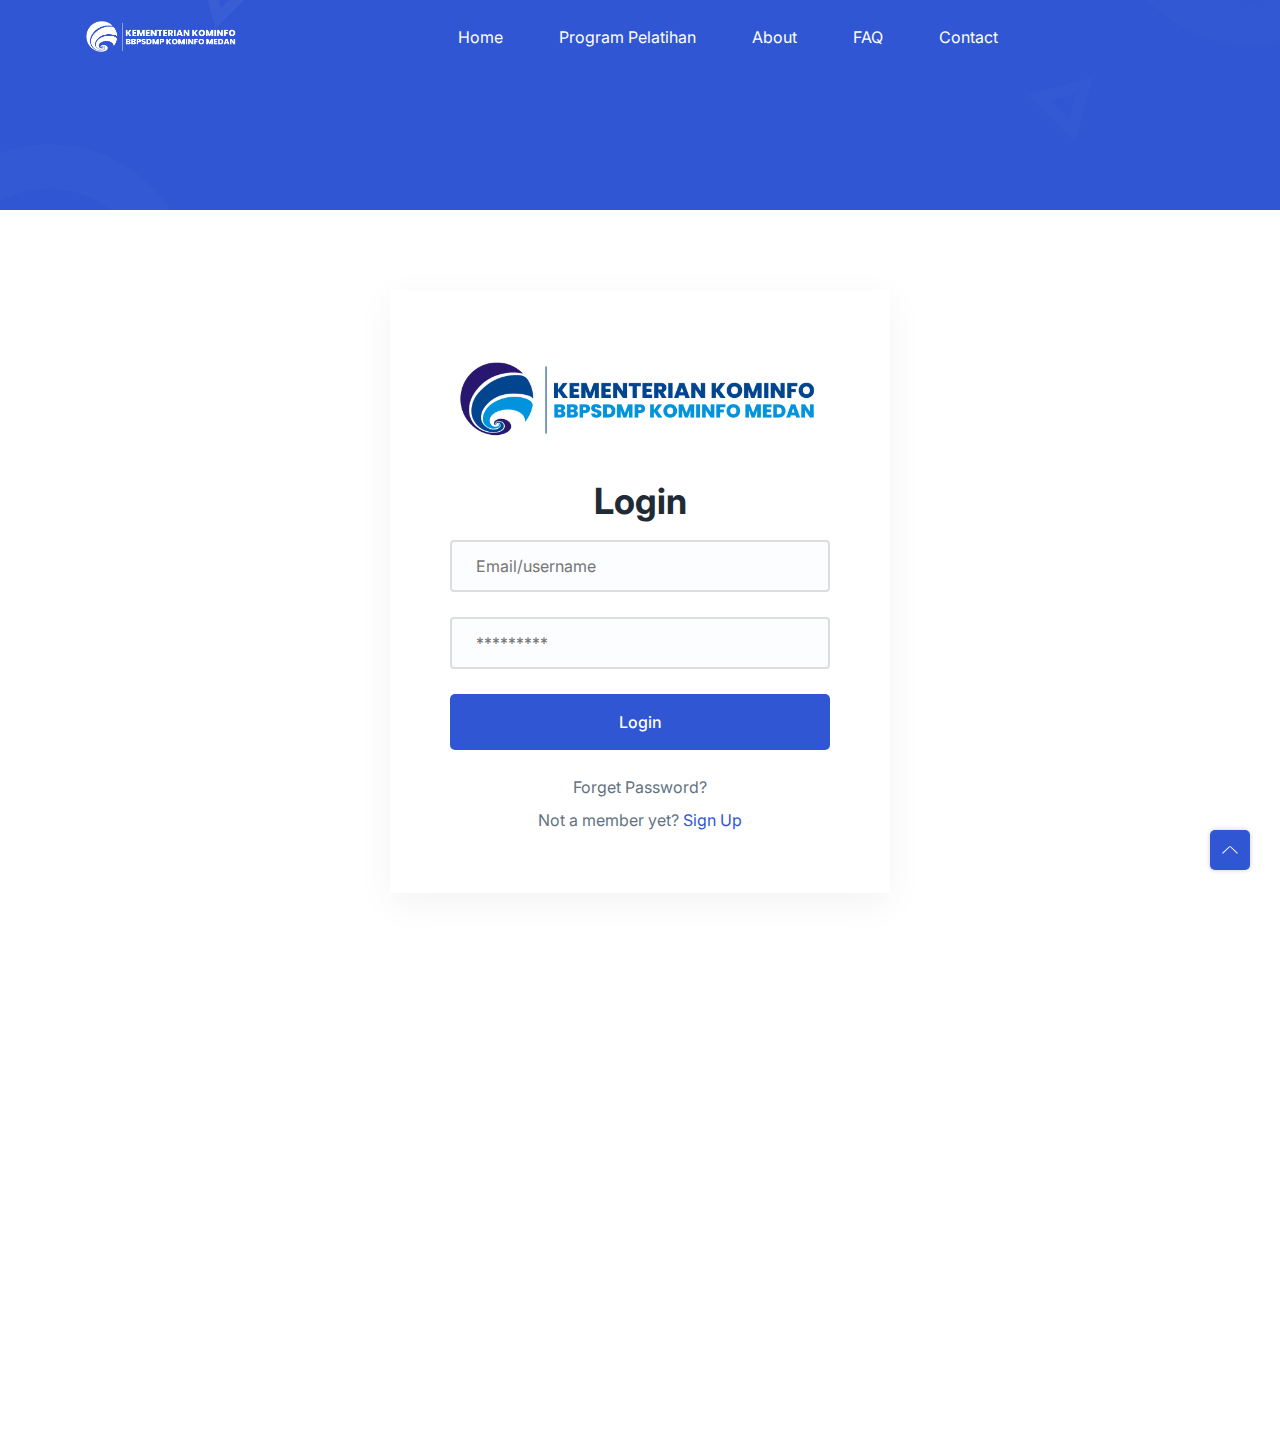
<file: komingfo/login.html>
<!DOCTYPE html>
<html lang="en">
  <head>
    <meta charset="UTF-8" />
    <meta http-equiv="X-UA-Compatible" content="IE=edge" />
    <meta name="viewport" content="width=device-width, initial-scale=1.0" />
    <title>Play | Open source Project by UIdeck</title>

    <!--====== Favicon Icon ======-->
    <link
      rel="shortcut icon"
      href="assets/images/favicon.svg"
      type="image/svg"
    />

    <!-- ===== All CSS files ===== -->
    <link rel="stylesheet" href="assets/css/bootstrap.min.css" />
    <link rel="stylesheet" href="assets/css/animate.css" />
    <link rel="stylesheet" href="assets/css/lineicons.css" />
    <link rel="stylesheet" href="assets/css/ud-styles.css" />
  </head>
  <body>
    <!-- ====== Header Start ====== -->
    <header class="ud-header">
      <div class="container">
        <div class="row">
          <div class="col-lg-12">
            <nav class="navbar navbar-expand-lg">
              <a class="navbar-brand" href="index.html">
                <img src="assets/images/logo/KOMINFO-LOGO1.png" alt="Logo" />
              </a>
              <button class="navbar-toggler">
                <span class="toggler-icon"> </span>
                <span class="toggler-icon"> </span>
                <span class="toggler-icon"> </span>
              </button>

              <div class="navbar-collapse">
                <ul id="nav" class="navbar-nav mx-auto">
                  <li class="nav-item">
                    <a class="ud-menu-scroll" href="#home">Home</a>
                  </li>

                  <li class="nav-item">
                    <a class="ud-menu-scroll" href="#program-pelatihan">Program Pelatihan</a>
                  </li>
                  <li class="nav-item">
                    <a class="ud-menu-scroll" href="#about">About</a>
                  </li>
                  <li class="nav-item">
                    <a class="ud-menu-scroll" href="#faq">FAQ</a>
                  </li>
                  <li class="nav-item">
                    <a class="ud-menu-scroll" href="#contact">Contact</a>
                  </li>
                </ul>
              </div>

            </nav>
          </div>
        </div>
      </div>
    </header>
    <!-- ====== Header End ====== -->

    <!-- ====== Banner Start ====== -->
    <section class="ud-page-banner" >
    </section>
    <!-- ====== Banner End ====== -->

    <!-- ====== Login Start ====== -->
    <section class="ud-login">
      <div class="container">
        <div class="row">
          <div class="col-lg-12">
            <div class="ud-login-wrapper">
              <div class="ud-login-logo">
                <img src="assets/images/logo/KOMINFO-LOGO.png" alt="logo" />
              </div>
              <h2>Login</h2>

              <form class="ud-login-form">
                <div class="ud-form-group mt-3">
                  <input
                    type="email"
                    name="email"
                    placeholder="Email/username"
                  />
                </div>
                <div class="ud-form-group">
                  <input
                    type="password"
                    name="password"
                    placeholder="*********"
                  />
                </div>
                <div class="ud-form-group">
                  <button type="submit" class="ud-main-btn w-100">Login</button>
                </div>
              </form>

              <a class="forget-pass" href="javascript:void(0)">
                Forget Password?
              </a>

              <p class="signup-option">
                Not a member yet? <a href="javascript:void(0)"> Sign Up </a>
              </p>
            </div>
          </div>
        </div>
      </div>
    </section>
    <!-- ====== Login End ====== -->

    <!-- ====== Footer Start ====== -->
    <footer class="ud-footer wow fadeInUp" data-wow-delay=".15s">
      <div class="shape shape-1">
        <img src="assets/images/footer/shape-1.svg" alt="shape" />
      </div>
      <div class="shape shape-2">
        <img src="assets/images/footer/shape-2.svg" alt="shape" />
      </div>
      <div class="shape shape-3">
        <img src="assets/images/footer/shape-3.svg" alt="shape" />
      </div>
      <div class="ud-footer-widgets">
        <div class="container">
          <div class="row">
            <div class="col-xl-3 col-lg-4 col-md-6">
              <div class="ud-widget">
                <a href="index.html" class="ud-footer-logo">
                  <img src="assets/images/logo/logo.svg" alt="logo" />
                </a>
                <p class="ud-widget-desc">
                  We create digital experiences for brands and companies by
                  using technology.
                </p>
                <ul class="ud-widget-socials">
                  <li>
                    <a href="https://twitter.com/MusharofChy">
                      <i class="lni lni-facebook-filled"></i>
                    </a>
                  </li>
                  <li>
                    <a href="https://twitter.com/MusharofChy">
                      <i class="lni lni-twitter-filled"></i>
                    </a>
                  </li>
                  <li>
                    <a href="https://twitter.com/MusharofChy">
                      <i class="lni lni-instagram-filled"></i>
                    </a>
                  </li>
                  <li>
                    <a href="https://twitter.com/MusharofChy">
                      <i class="lni lni-linkedin-original"></i>
                    </a>
                  </li>
                </ul>
              </div>
            </div>

            <div class="col-xl-2 col-lg-2 col-md-6 col-sm-6">
              <div class="ud-widget">
                <h5 class="ud-widget-title">About Us</h5>
                <ul class="ud-widget-links">
                  <li>
                    <a href="javascript:void(0)">Home</a>
                  </li>
                  <li>
                    <a href="javascript:void(0)">Features</a>
                  </li>
                  <li>
                    <a href="javascript:void(0)">About</a>
                  </li>
                  <li>
                    <a href="javascript:void(0)">Testimonial</a>
                  </li>
                </ul>
              </div>
            </div>
            <div class="col-xl-2 col-lg-3 col-md-6 col-sm-6">
              <div class="ud-widget">
                <h5 class="ud-widget-title">Features</h5>
                <ul class="ud-widget-links">
                  <li>
                    <a href="javascript:void(0)">How it works</a>
                  </li>
                  <li>
                    <a href="javascript:void(0)">Privacy policy</a>
                  </li>
                  <li>
                    <a href="javascript:void(0)">Terms of service</a>
                  </li>
                  <li>
                    <a href="javascript:void(0)">Refund policy</a>
                  </li>
                </ul>
              </div>
            </div>
            <div class="col-xl-2 col-lg-3 col-md-6 col-sm-6">
              <div class="ud-widget">
                <h5 class="ud-widget-title">Our Products</h5>
                <ul class="ud-widget-links">
                  <li>
                    <a
                      href="https://lineicons.com/"
                      rel="nofollow noopner"
                      target="_blank"
                      >Lineicons
                    </a>
                  </li>
                  <li>
                    <a
                      href="https://ecommercehtml.com/"
                      rel="nofollow noopner"
                      target="_blank"
                      >Ecommerce HTML</a
                    >
                  </li>
                  <li>
                    <a
                      href="https://ayroui.com/"
                      rel="nofollow noopner"
                      target="_blank"
                      >Ayro UI</a
                    >
                  </li>
                  <li>
                    <a
                      href="https://graygrids.com/"
                      rel="nofollow noopner"
                      target="_blank"
                      >Plain Admin</a
                    >
                  </li>
                </ul>
              </div>
            </div>
            <div class="col-xl-3 col-lg-6 col-md-8 col-sm-10">
              <div class="ud-widget">
                <h5 class="ud-widget-title">Partners</h5>
                <ul class="ud-widget-brands">
                  <li>
                    <a
                      href="https://ayroui.com/"
                      rel="nofollow noopner"
                      target="_blank"
                    >
                      <img
                        src="assets/images/footer/brands/ayroui.svg"
                        alt="ayroui"
                      />
                    </a>
                  </li>
                  <li>
                    <a
                      href="https://ecommercehtml.com/"
                      rel="nofollow noopner"
                      target="_blank"
                    >
                      <img
                        src="assets/images/footer/brands/ecommerce-html.svg"
                        alt="ecommerce-html"
                      />
                    </a>
                  </li>
                  <li>
                    <a
                      href="https://graygrids.com/"
                      rel="nofollow noopner"
                      target="_blank"
                    >
                      <img
                        src="assets/images/footer/brands/graygrids.svg"
                        alt="graygrids"
                      />
                    </a>
                  </li>
                  <li>
                    <a
                      href="https://lineicons.com/"
                      rel="nofollow noopner"
                      target="_blank"
                    >
                      <img
                        src="assets/images/footer/brands/lineicons.svg"
                        alt="lineicons"
                      />
                    </a>
                  </li>
                  <li>
                    <a
                      href="https://uideck.com/"
                      rel="nofollow noopner"
                      target="_blank"
                    >
                      <img
                        src="assets/images/footer/brands/uideck.svg"
                        alt="uideck"
                      />
                    </a>
                  </li>
                  <li>
                    <a
                      href="https://tailwindtemplates.co/"
                      rel="nofollow noopner"
                      target="_blank"
                    >
                      <img
                        src="assets/images/footer/brands/tailwindtemplates.svg"
                        alt="tailwindtemplates"
                      />
                    </a>
                  </li>
                </ul>
              </div>
            </div>
          </div>
        </div>
      </div>
      <div class="ud-footer-bottom">
        <div class="container">
          <div class="row">
            <div class="col-md-8">
              <ul class="ud-footer-bottom-left">
                <li>
                  <a href="javascript:void(0)">Privacy policy</a>
                </li>
                <li>
                  <a href="javascript:void(0)">Support policy</a>
                </li>
                <li>
                  <a href="javascript:void(0)">Terms of service</a>
                </li>
              </ul>
            </div>
            <div class="col-md-4">
              <p class="ud-footer-bottom-right">
                Designed and Developed by
                <a href="https://uideck.com" rel="nofollow">UIdeck</a>
              </p>
            </div>
          </div>
        </div>
      </div>
    </footer>
    <!-- ====== Footer End ====== -->

    <!-- ====== Back To Top Start ====== -->
    <a href="javascript:void(0)" class="back-to-top">
      <i class="lni lni-chevron-up"> </i>
    </a>
    <!-- ====== Back To Top End ====== -->

    <!-- ====== All Javascript Files ====== -->
    <script src="assets/js/bootstrap.bundle.min.js"></script>
    <script src="assets/js/wow.min.js"></script>
    <script src="assets/js/main.js"></script>
  </body>
</html>
</file>
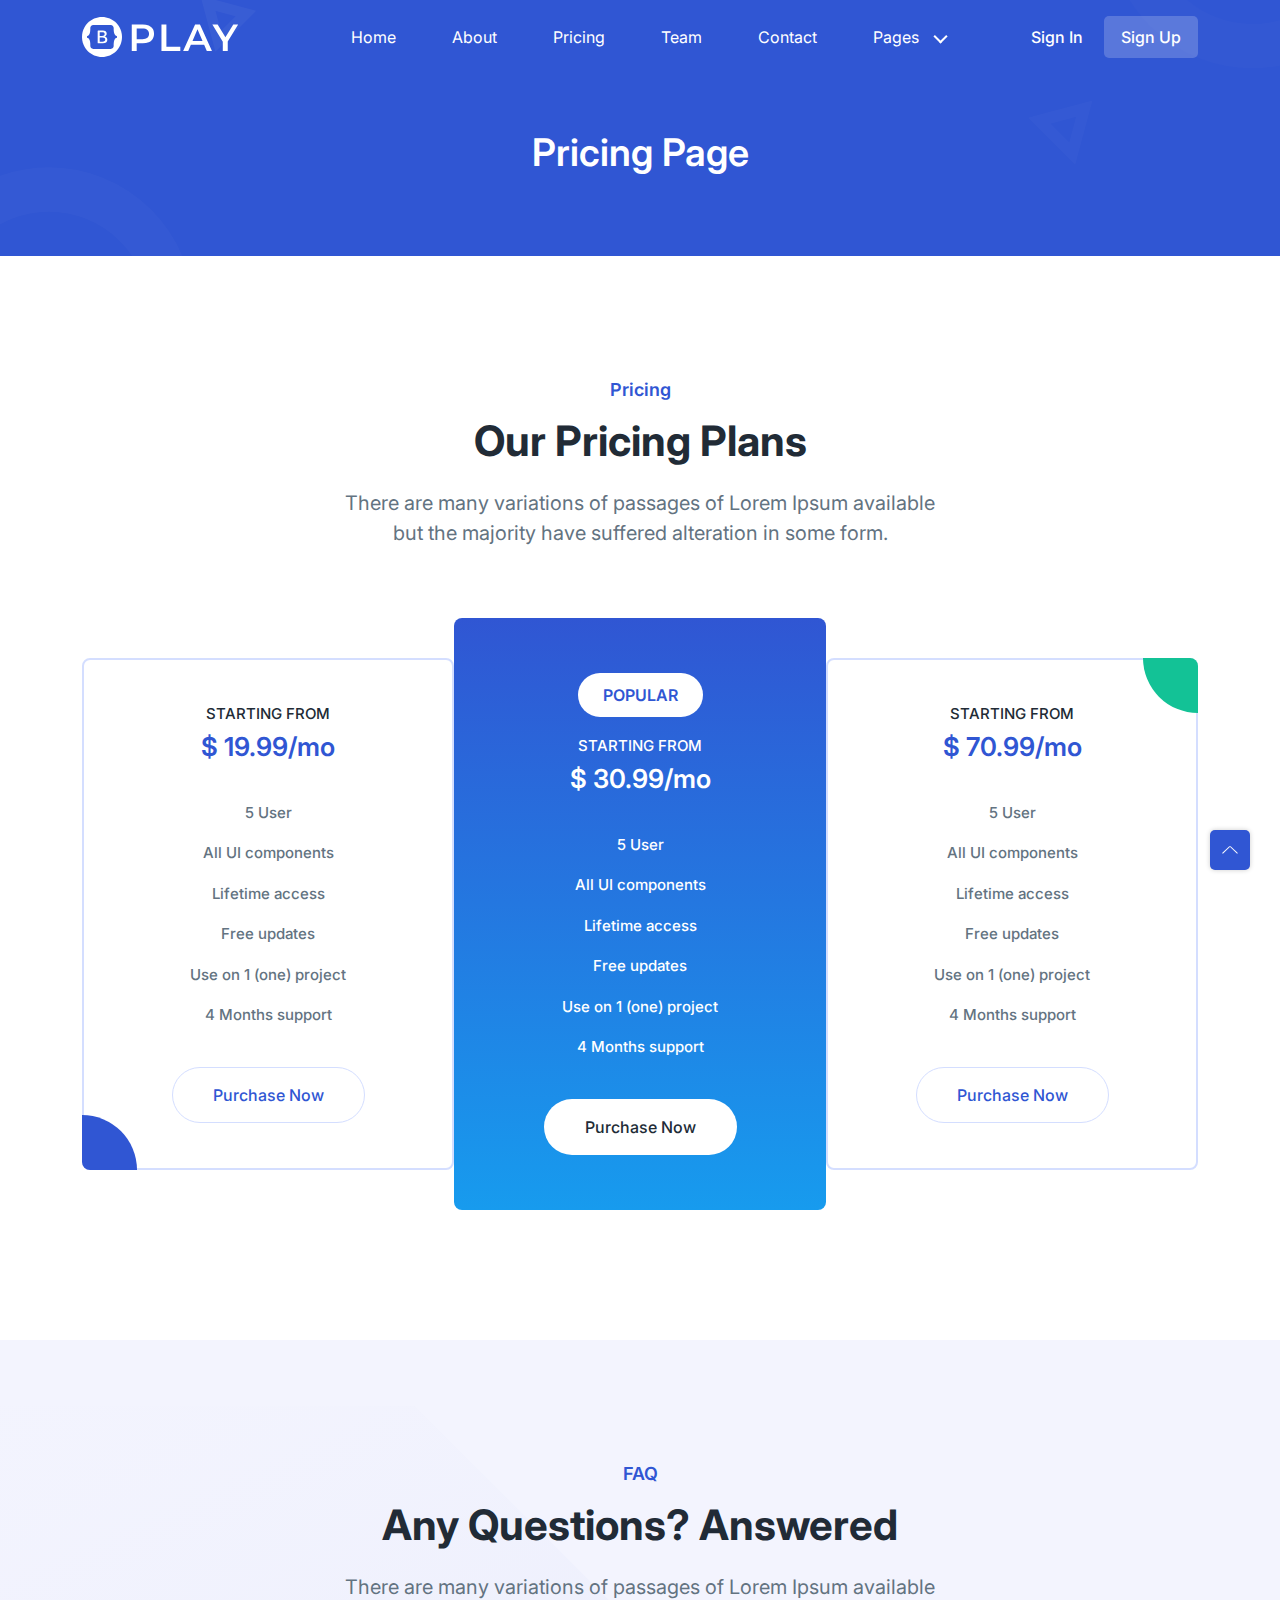
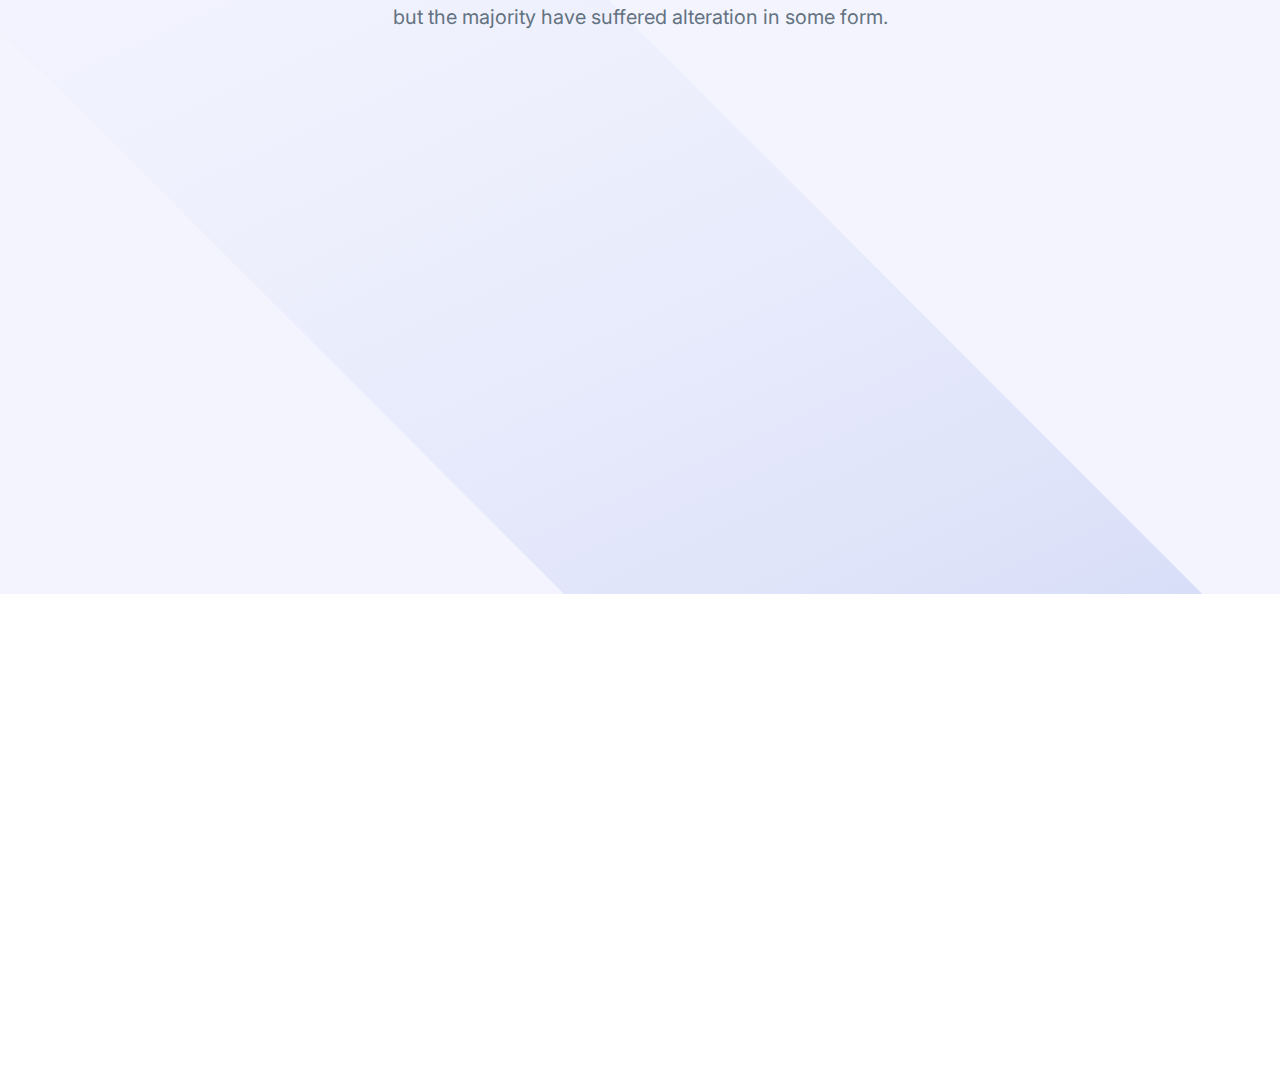
<file: komingfo/pricing.html>
<!-- =========

	Template Name: Play
	Author: UIdeck
	Author URI: https://uideck.com/
	Support: https://uideck.com/support/
	Version: 1.1

========== -->

<!DOCTYPE html>
<html lang="en">
  <head>
    <meta charset="UTF-8" />
    <meta http-equiv="X-UA-Compatible" content="IE=edge" />
    <meta name="viewport" content="width=device-width, initial-scale=1.0" />
    <title>Play | Open source Project by UIdeck</title>

    <!--====== Favicon Icon ======-->
    <link
      rel="shortcut icon"
      href="assets/images/favicon.svg"
      type="image/svg"
    />

    <!-- ===== All CSS files ===== -->
    <link rel="stylesheet" href="assets/css/bootstrap.min.css" />
    <link rel="stylesheet" href="assets/css/animate.css" />
    <link rel="stylesheet" href="assets/css/lineicons.css" />
    <link rel="stylesheet" href="assets/css/ud-styles.css" />
  </head>
  <body>
    <!-- ====== Header Start ====== -->
    <header class="ud-header">
      <div class="container">
        <div class="row">
          <div class="col-lg-12">
            <nav class="navbar navbar-expand-lg">
              <a class="navbar-brand" href="index.html">
                <img src="assets/images/logo/logo.svg" alt="Logo" />
              </a>
              <button class="navbar-toggler">
                <span class="toggler-icon"> </span>
                <span class="toggler-icon"> </span>
                <span class="toggler-icon"> </span>
              </button>

              <div class="navbar-collapse">
                <ul id="nav" class="navbar-nav mx-auto">
                  <li class="nav-item">
                    <a class="ud-menu-scroll" href="#home">Home</a>
                  </li>

                  <li class="nav-item">
                    <a class="ud-menu-scroll" href="#about">About</a>
                  </li>
                  <li class="nav-item">
                    <a class="ud-menu-scroll" href="#pricing">Pricing</a>
                  </li>
                  <li class="nav-item">
                    <a class="ud-menu-scroll" href="#team">Team</a>
                  </li>
                  <li class="nav-item">
                    <a class="ud-menu-scroll" href="#contact">Contact</a>
                  </li>

                  <li class="nav-item nav-item-has-children">
                    <a href="javascript:void(0)"> Pages </a>
                    <ul class="ud-submenu">
                      <li class="ud-submenu-item">
                        <a href="about.html" class="ud-submenu-link">
                          About Page
                        </a>
                      </li>
                      <li class="ud-submenu-item">
                        <a href="pricing.html" class="ud-submenu-link">
                          Pricing Page
                        </a>
                      </li>
                      <li class="ud-submenu-item">
                        <a href="contact.html" class="ud-submenu-link">
                          Contact Page
                        </a>
                      </li>
                      <li class="ud-submenu-item">
                        <a href="blog.html" class="ud-submenu-link">
                          Blog Grid Page
                        </a>
                      </li>
                      <li class="ud-submenu-item">
                        <a href="blog-details.html" class="ud-submenu-link">
                          Blog Details Page
                        </a>
                      </li>
                      <li class="ud-submenu-item">
                        <a href="login.html" class="ud-submenu-link">
                          Sign In Page
                        </a>
                      </li>
                      <li class="ud-submenu-item">
                        <a href="404.html" class="ud-submenu-link">404 Page</a>
                      </li>
                    </ul>
                  </li>
                </ul>
              </div>

              <div class="navbar-btn d-none d-sm-inline-block">
                <a href="login.html" class="ud-main-btn ud-login-btn">
                  Sign In
                </a>
                <a class="ud-main-btn ud-white-btn" href="javascript:void(0)">
                  Sign Up
                </a>
              </div>
            </nav>
          </div>
        </div>
      </div>
    </header>
    <!-- ====== Header End ====== -->

    <!-- ====== Banner Start ====== -->
    <section class="ud-page-banner">
      <div class="container">
        <div class="row">
          <div class="col-lg-12">
            <div class="ud-banner-content">
              <h1>Pricing Page</h1>
            </div>
          </div>
        </div>
      </div>
    </section>
    <!-- ====== Banner End ====== -->

    <!-- ====== Pricing Start ====== -->
    <section id="pricing" class="ud-pricing">
      <div class="container">
        <div class="row">
          <div class="col-lg-12">
            <div class="ud-section-title mx-auto text-center">
              <span>Pricing</span>
              <h2>Our Pricing Plans</h2>
              <p>
                There are many variations of passages of Lorem Ipsum available
                but the majority have suffered alteration in some form.
              </p>
            </div>
          </div>
        </div>

        <div class="row g-0 align-items-center justify-content-center">
          <div class="col-lg-4 col-md-6 col-sm-10">
            <div
              class="ud-single-pricing first-item wow fadeInUp"
              data-wow-delay=".15s"
            >
              <div class="ud-pricing-header">
                <h3>STARTING FROM</h3>
                <h4>$ 19.99/mo</h4>
              </div>
              <div class="ud-pricing-body">
                <ul>
                  <li>5 User</li>
                  <li>All UI components</li>
                  <li>Lifetime access</li>
                  <li>Free updates</li>
                  <li>Use on 1 (one) project</li>
                  <li>4 Months support</li>
                </ul>
              </div>
              <div class="ud-pricing-footer">
                <a href="javascript:void(0)" class="ud-main-btn ud-border-btn">
                  Purchase Now
                </a>
              </div>
            </div>
          </div>
          <div class="col-lg-4 col-md-6 col-sm-10">
            <div
              class="ud-single-pricing active wow fadeInUp"
              data-wow-delay=".1s"
            >
              <span class="ud-popular-tag">POPULAR</span>
              <div class="ud-pricing-header">
                <h3>STARTING FROM</h3>
                <h4>$ 30.99/mo</h4>
              </div>
              <div class="ud-pricing-body">
                <ul>
                  <li>5 User</li>
                  <li>All UI components</li>
                  <li>Lifetime access</li>
                  <li>Free updates</li>
                  <li>Use on 1 (one) project</li>
                  <li>4 Months support</li>
                </ul>
              </div>
              <div class="ud-pricing-footer">
                <a href="javascript:void(0)" class="ud-main-btn ud-white-btn">
                  Purchase Now
                </a>
              </div>
            </div>
          </div>
          <div class="col-lg-4 col-md-6 col-sm-10">
            <div
              class="ud-single-pricing last-item wow fadeInUp"
              data-wow-delay=".15s"
            >
              <div class="ud-pricing-header">
                <h3>STARTING FROM</h3>
                <h4>$ 70.99/mo</h4>
              </div>
              <div class="ud-pricing-body">
                <ul>
                  <li>5 User</li>
                  <li>All UI components</li>
                  <li>Lifetime access</li>
                  <li>Free updates</li>
                  <li>Use on 1 (one) project</li>
                  <li>4 Months support</li>
                </ul>
              </div>
              <div class="ud-pricing-footer">
                <a href="javascript:void(0)" class="ud-main-btn ud-border-btn">
                  Purchase Now
                </a>
              </div>
            </div>
          </div>
        </div>
      </div>
    </section>
    <!-- ====== Pricing End ====== -->

    <!-- ====== FAQ Start ====== -->
    <section id="faq" class="ud-faq">
      <div class="shape">
        <img src="assets/images/faq/shape.svg" alt="shape" />
      </div>
      <div class="container">
        <div class="row">
          <div class="col-lg-12">
            <div class="ud-section-title text-center mx-auto">
              <span>FAQ</span>
              <h2>Any Questions? Answered</h2>
              <p>
                There are many variations of passages of Lorem Ipsum available
                but the majority have suffered alteration in some form.
              </p>
            </div>
          </div>
        </div>

        <div class="row">
          <div class="col-lg-6">
            <div class="ud-single-faq wow fadeInUp" data-wow-delay=".1s">
              <div class="accordion">
                <button
                  class="ud-faq-btn collapsed"
                  data-bs-toggle="collapse"
                  data-bs-target="#collapseOne"
                >
                  <span class="icon flex-shrink-0">
                    <i class="lni lni-chevron-down"></i>
                  </span>
                  <span>How to use UIdeck?</span>
                </button>
                <div id="collapseOne" class="accordion-collapse collapse">
                  <div class="ud-faq-body">
                    Lorem Ipsum is simply dummy text of the printing and
                    typesetting industry. Lorem Ipsum has been the industry's
                    standard dummy text ever since the 1500s, when an unknown
                    printer took a galley of type and scrambled it to make a
                    type specimen book.
                  </div>
                </div>
              </div>
            </div>
            <div class="ud-single-faq wow fadeInUp" data-wow-delay=".15s">
              <div class="accordion">
                <button
                  class="ud-faq-btn collapsed"
                  data-bs-toggle="collapse"
                  data-bs-target="#collapseTwo"
                >
                  <span class="icon flex-shrink-0">
                    <i class="lni lni-chevron-down"></i>
                  </span>
                  <span>How to download icons from Lineicons?</span>
                </button>
                <div id="collapseTwo" class="accordion-collapse collapse">
                  <div class="ud-faq-body">
                    Lorem Ipsum is simply dummy text of the printing and
                    typesetting industry. Lorem Ipsum has been the industry's
                    standard dummy text ever since the 1500s, when an unknown
                    printer took a galley of type and scrambled it to make a
                    type specimen book.
                  </div>
                </div>
              </div>
            </div>
            <div class="ud-single-faq wow fadeInUp" data-wow-delay=".2s">
              <div class="accordion">
                <button
                  class="ud-faq-btn collapsed"
                  data-bs-toggle="collapse"
                  data-bs-target="#collapseThree"
                >
                  <span class="icon flex-shrink-0">
                    <i class="lni lni-chevron-down"></i>
                  </span>
                  <span>Is GrayGrids part of UIdeck?</span>
                </button>
                <div id="collapseThree" class="accordion-collapse collapse">
                  <div class="ud-faq-body">
                    Lorem Ipsum is simply dummy text of the printing and
                    typesetting industry. Lorem Ipsum has been the industry's
                    standard dummy text ever since the 1500s, when an unknown
                    printer took a galley of type and scrambled it to make a
                    type specimen book.
                  </div>
                </div>
              </div>
            </div>
          </div>
          <div class="col-lg-6">
            <div class="ud-single-faq wow fadeInUp" data-wow-delay=".1s">
              <div class="accordion">
                <button
                  class="ud-faq-btn collapsed"
                  data-bs-toggle="collapse"
                  data-bs-target="#collapseFour"
                >
                  <span class="icon flex-shrink-0">
                    <i class="lni lni-chevron-down"></i>
                  </span>
                  <span>Can I use this template for commercial project?</span>
                </button>
                <div id="collapseFour" class="accordion-collapse collapse">
                  <div class="ud-faq-body">
                    Lorem Ipsum is simply dummy text of the printing and
                    typesetting industry. Lorem Ipsum has been the industry's
                    standard dummy text ever since the 1500s, when an unknown
                    printer took a galley of type and scrambled it to make a
                    type specimen book.
                  </div>
                </div>
              </div>
            </div>
            <div class="ud-single-faq wow fadeInUp" data-wow-delay=".15s">
              <div class="accordion">
                <button
                  class="ud-faq-btn collapsed"
                  data-bs-toggle="collapse"
                  data-bs-target="#collapseFive"
                >
                  <span class="icon flex-shrink-0">
                    <i class="lni lni-chevron-down"></i>
                  </span>
                  <span>Do you have plan releasing Play Pro?</span>
                </button>
                <div id="collapseFive" class="accordion-collapse collapse">
                  <div class="ud-faq-body">
                    Lorem Ipsum is simply dummy text of the printing and
                    typesetting industry. Lorem Ipsum has been the industry's
                    standard dummy text ever since the 1500s, when an unknown
                    printer took a galley of type and scrambled it to make a
                    type specimen book.
                  </div>
                </div>
              </div>
            </div>
            <div class="ud-single-faq wow fadeInUp" data-wow-delay=".2s">
              <div class="accordion">
                <button
                  class="ud-faq-btn collapsed"
                  data-bs-toggle="collapse"
                  data-bs-target="#collapseSix"
                >
                  <span class="icon flex-shrink-0">
                    <i class="lni lni-chevron-down"></i>
                  </span>
                  <span>Where and how to host this template?</span>
                </button>
                <div id="collapseSix" class="accordion-collapse collapse">
                  <div class="ud-faq-body">
                    Lorem Ipsum is simply dummy text of the printing and
                    typesetting industry. Lorem Ipsum has been the industry's
                    standard dummy text ever since the 1500s, when an unknown
                    printer took a galley of type and scrambled it to make a
                    type specimen book.
                  </div>
                </div>
              </div>
            </div>
          </div>
        </div>
      </div>
    </section>
    <!-- ====== FAQ End ====== -->

    <!-- ====== Footer Start ====== -->
    <footer class="ud-footer wow fadeInUp" data-wow-delay=".15s">
      <div class="shape shape-1">
        <img src="assets/images/footer/shape-1.svg" alt="shape" />
      </div>
      <div class="shape shape-2">
        <img src="assets/images/footer/shape-2.svg" alt="shape" />
      </div>
      <div class="shape shape-3">
        <img src="assets/images/footer/shape-3.svg" alt="shape" />
      </div>
      <div class="ud-footer-widgets">
        <div class="container">
          <div class="row">
            <div class="col-xl-3 col-lg-4 col-md-6">
              <div class="ud-widget">
                <a href="index.html" class="ud-footer-logo">
                  <img src="assets/images/logo/logo.svg" alt="logo" />
                </a>
                <p class="ud-widget-desc">
                  We create digital experiences for brands and companies by
                  using technology.
                </p>
                <ul class="ud-widget-socials">
                  <li>
                    <a href="https://twitter.com/MusharofChy">
                      <i class="lni lni-facebook-filled"></i>
                    </a>
                  </li>
                  <li>
                    <a href="https://twitter.com/MusharofChy">
                      <i class="lni lni-twitter-filled"></i>
                    </a>
                  </li>
                  <li>
                    <a href="https://twitter.com/MusharofChy">
                      <i class="lni lni-instagram-filled"></i>
                    </a>
                  </li>
                  <li>
                    <a href="https://twitter.com/MusharofChy">
                      <i class="lni lni-linkedin-original"></i>
                    </a>
                  </li>
                </ul>
              </div>
            </div>

            <div class="col-xl-2 col-lg-2 col-md-6 col-sm-6">
              <div class="ud-widget">
                <h5 class="ud-widget-title">About Us</h5>
                <ul class="ud-widget-links">
                  <li>
                    <a href="javascript:void(0)">Home</a>
                  </li>
                  <li>
                    <a href="javascript:void(0)">Features</a>
                  </li>
                  <li>
                    <a href="javascript:void(0)">About</a>
                  </li>
                  <li>
                    <a href="javascript:void(0)">Testimonial</a>
                  </li>
                </ul>
              </div>
            </div>
            <div class="col-xl-2 col-lg-3 col-md-6 col-sm-6">
              <div class="ud-widget">
                <h5 class="ud-widget-title">Features</h5>
                <ul class="ud-widget-links">
                  <li>
                    <a href="javascript:void(0)">How it works</a>
                  </li>
                  <li>
                    <a href="javascript:void(0)">Privacy policy</a>
                  </li>
                  <li>
                    <a href="javascript:void(0)">Terms of service</a>
                  </li>
                  <li>
                    <a href="javascript:void(0)">Refund policy</a>
                  </li>
                </ul>
              </div>
            </div>
            <div class="col-xl-2 col-lg-3 col-md-6 col-sm-6">
              <div class="ud-widget">
                <h5 class="ud-widget-title">Our Products</h5>
                <ul class="ud-widget-links">
                  <li>
                    <a
                      href="https://lineicons.com/"
                      rel="nofollow noopner"
                      target="_blank"
                      >Lineicons
                    </a>
                  </li>
                  <li>
                    <a
                      href="https://ecommercehtml.com/"
                      rel="nofollow noopner"
                      target="_blank"
                      >Ecommerce HTML</a
                    >
                  </li>
                  <li>
                    <a
                      href="https://ayroui.com/"
                      rel="nofollow noopner"
                      target="_blank"
                      >Ayro UI</a
                    >
                  </li>
                  <li>
                    <a
                      href="https://graygrids.com/"
                      rel="nofollow noopner"
                      target="_blank"
                      >Plain Admin</a
                    >
                  </li>
                </ul>
              </div>
            </div>
            <div class="col-xl-3 col-lg-6 col-md-8 col-sm-10">
              <div class="ud-widget">
                <h5 class="ud-widget-title">Partners</h5>
                <ul class="ud-widget-brands">
                  <li>
                    <a
                      href="https://ayroui.com/"
                      rel="nofollow noopner"
                      target="_blank"
                    >
                      <img
                        src="assets/images/footer/brands/ayroui.svg"
                        alt="ayroui"
                      />
                    </a>
                  </li>
                  <li>
                    <a
                      href="https://ecommercehtml.com/"
                      rel="nofollow noopner"
                      target="_blank"
                    >
                      <img
                        src="assets/images/footer/brands/ecommerce-html.svg"
                        alt="ecommerce-html"
                      />
                    </a>
                  </li>
                  <li>
                    <a
                      href="https://graygrids.com/"
                      rel="nofollow noopner"
                      target="_blank"
                    >
                      <img
                        src="assets/images/footer/brands/graygrids.svg"
                        alt="graygrids"
                      />
                    </a>
                  </li>
                  <li>
                    <a
                      href="https://lineicons.com/"
                      rel="nofollow noopner"
                      target="_blank"
                    >
                      <img
                        src="assets/images/footer/brands/lineicons.svg"
                        alt="lineicons"
                      />
                    </a>
                  </li>
                  <li>
                    <a
                      href="https://uideck.com/"
                      rel="nofollow noopner"
                      target="_blank"
                    >
                      <img
                        src="assets/images/footer/brands/uideck.svg"
                        alt="uideck"
                      />
                    </a>
                  </li>
                  <li>
                    <a
                      href="https://tailwindtemplates.co/"
                      rel="nofollow noopner"
                      target="_blank"
                    >
                      <img
                        src="assets/images/footer/brands/tailwindtemplates.svg"
                        alt="tailwindtemplates"
                      />
                    </a>
                  </li>
                </ul>
              </div>
            </div>
          </div>
        </div>
      </div>
      <div class="ud-footer-bottom">
        <div class="container">
          <div class="row">
            <div class="col-md-8">
              <ul class="ud-footer-bottom-left">
                <li>
                  <a href="javascript:void(0)">Privacy policy</a>
                </li>
                <li>
                  <a href="javascript:void(0)">Support policy</a>
                </li>
                <li>
                  <a href="javascript:void(0)">Terms of service</a>
                </li>
              </ul>
            </div>
            <div class="col-md-4">
              <p class="ud-footer-bottom-right">
                Designed and Developed by
                <a href="https://uideck.com" rel="nofollow">UIdeck</a>
              </p>
            </div>
          </div>
        </div>
      </div>
    </footer>
    <!-- ====== Footer End ====== -->

    <!-- ====== Back To Top Start ====== -->
    <a href="javascript:void(0)" class="back-to-top">
      <i class="lni lni-chevron-up"> </i>
    </a>
    <!-- ====== Back To Top End ====== -->

    <!-- ====== All Javascript Files ====== -->
    <script src="assets/js/bootstrap.bundle.min.js"></script>
    <script src="assets/js/wow.min.js"></script>
    <script src="assets/js/main.js"></script>
  </body>
</html>
</file>
<file: komingfo/assets/css/ud-styles.css>
/* =======

	Template Name: Play Bootstrap
	Author: UIdeck
	Author URI: https://uideck.com/
	Support: https://github.com/uideck/
	Version: 1.0

======== */
/*===========================
  COMMON css 
===========================*/
@import url("https://fonts.googleapis.com/css2?family=Inter:wght@200;300;400;500;600;700;800;900&display=swap");
:root {
  --font: "Inter", sans-serif;
  --body-color: #637381;
  --heading-color: #212b36;
  --primary-color: #3056d3;
  --white: #ffffff;
}

body {
  font-family: var(--font);
  font-weight: normal;
  font-style: normal;
  color: var(--body-color);
  overflow-x: hidden;
}

* {
  margin: 0;
  padding: 0;
  -webkit-box-sizing: border-box;
  box-sizing: border-box;
}

img {
  max-width: 100%;
}

a,
button,
input,
textarea {
  -webkit-transition: all 0.3s ease-out 0s;
  transition: all 0.3s ease-out 0s;
}

a,
a:focus,
input:focus,
textarea:focus,
button:focus,
.navbar-toggler:focus {
  text-decoration: none;
  outline: none;
  -webkit-box-shadow: none;
          box-shadow: none;
}

a:focus,
a:hover {
  text-decoration: none;
}

i,
span,
a {
  display: inline-block;
}

audio,
canvas,
iframe,
img,
svg,
video {
  vertical-align: middle;
}

h1,
h2,
h3,
h4,
h5,
h6 {
  font-weight: 700;
  color: var(--heading-color);
  margin: 0px;
}

h1 {
  font-size: 48px;
}

h2 {
  font-size: 36px;
}

h3 {
  font-size: 28px;
}

h4 {
  font-size: 22px;
}

h5 {
  font-size: 18px;
}

h6 {
  font-size: 16px;
}

ul,
ol {
  margin: 0px;
  padding: 0px;
  list-style-type: none;
}

p {
  font-size: 16px;
  font-weight: 400;
  line-height: 26px;
  color: var(--body-color);
  margin: 0px;
}

.bg_cover {
  background-position: center center;
  background-size: cover;
  background-repeat: no-repeat;
  width: 100%;
  height: 100%;
}

/*===== All Button Style =====*/
.ud-main-btn {
  display: inline-block;
  text-align: center;
  white-space: nowrap;
  vertical-align: middle;
  font-weight: 500;
  font-size: 16px;
  border-radius: 5px;
  padding: 15px 25px;
  border: 1px solid transparent;
  color: var(--white);
  cursor: pointer;
  z-index: 5;
  -webkit-transition: all 0.4s ease-out 0s;
  transition: all 0.4s ease-out 0s;
  background: var(--primary-color);
}

.ud-main-btn:hover {
  color: var(--white);
  background: var(--heading-color);
}

@media (max-width: 767px) {
  .container {
    padding-left: 40px;
    padding-right: 40px;
  }
}

@media only screen and (min-width: 576px) and (max-width: 767px) {
  .container {
    padding-left: 20px;
    padding-right: 20px;
  }
}

.back-to-top {
  width: 40px;
  height: 40px;
  line-height: 40px;
  background: var(--primary-color);
  -webkit-box-shadow: 0px 0px 5px rgba(0, 0, 0, 0.2);
          box-shadow: 0px 0px 5px rgba(0, 0, 0, 0.2);
  text-align: center;
  -webkit-box-pack: center;
      -ms-flex-pack: center;
          justify-content: center;
  -webkit-box-align: center;
      -ms-flex-align: center;
          align-items: center;
  border-radius: 5px;
  position: fixed;
  right: 30px;
  bottom: 30px;
  z-index: 99;
  color: var(--white);
}

.back-to-top:hover {
  color: var(--white);
  background: var(--heading-color);
}

/* ===== Header CSS ===== */
.ud-header {
  position: absolute;
  top: 0;
  left: 0;
  width: 100%;
  z-index: 99;
  -webkit-transition: all 0.3s ease-out 0s;
  transition: all 0.3s ease-out 0s;
}

.sticky {
  position: fixed;
  z-index: 99;
  background-color: rgba(255, 255, 255, 0.8);
  -webkit-backdrop-filter: blur(5px);
          backdrop-filter: blur(5px);
  -webkit-box-shadow: inset 0 -1px 0 0 rgba(0, 0, 0, 0.1);
  box-shadow: inset 0 -1px 0 0 rgba(0, 0, 0, 0.1);
  -webkit-transition: all 0.3s ease-out 0s;
  transition: all 0.3s ease-out 0s;
}

.sticky .navbar {
  padding: 0;
}

.navbar {
  padding: 0px 0;
  border-radius: 5px;
  position: relative;
  -webkit-transition: all 0.3s ease-out 0s;
  transition: all 0.3s ease-out 0s;
}

.navbar-brand {
  padding: 0;
}

@media only screen and (min-width: 768px) and (max-width: 991px), (max-width: 767px) {
  .navbar-brand {
    padding: 5px 0px;
  }
}

.navbar-brand img {
  max-width: 160px;
}

.navbar-toggler {
  padding: 0;
}

.navbar-toggler .toggler-icon {
  width: 30px;
  height: 2px;
  background-color: var(--white);
  display: block;
  margin: 5px 0;
  position: relative;
  -webkit-transition: all 0.3s ease-out 0s;
  transition: all 0.3s ease-out 0s;
}

.navbar-toggler.active .toggler-icon:nth-of-type(1) {
  -webkit-transform: rotate(45deg);
  transform: rotate(45deg);
  top: 7px;
}

.navbar-toggler.active .toggler-icon:nth-of-type(2) {
  opacity: 0;
}

.navbar-toggler.active .toggler-icon:nth-of-type(3) {
  -webkit-transform: rotate(135deg);
  transform: rotate(135deg);
  top: -7px;
}

@media only screen and (min-width: 768px) and (max-width: 991px), (max-width: 767px) {
  .navbar-collapse {
    position: absolute;
    top: 100%;
    right: 0;
    max-width: 300px;
    width: 100%;
    background-color: var(--white);
    z-index: 9;
    -webkit-box-shadow: 0px 15px 20px 0px rgba(0, 0, 0, 0.1);
    box-shadow: 0px 15px 20px 0px rgba(0, 0, 0, 0.1);
    padding: 0px;
    display: none;
    border-radius: 5px;
  }
  .navbar-collapse.show {
    display: block;
  }
}

@media only screen and (min-width: 768px) and (max-width: 991px), (max-width: 767px) {
  .navbar-nav {
    padding: 20px 30px;
  }
}

.navbar-nav .nav-item {
  position: relative;
  padding: 0px 20px;
}

@media only screen and (min-width: 992px) and (max-width: 1199px) {
  .navbar-nav .nav-item {
    padding: 0px 12px;
  }
}

@media only screen and (min-width: 768px) and (max-width: 991px), (max-width: 767px) {
  .navbar-nav .nav-item {
    padding: 0px;
  }
}

.navbar-nav .nav-item > a {
  font-size: 16px;
  font-weight: 400;
  color: var(--white);
  -webkit-transition: all 0.3s ease-out 0s;
  transition: all 0.3s ease-out 0s;
  padding: 25px 8px;
  position: relative;
}

@media only screen and (min-width: 768px) and (max-width: 991px), (max-width: 767px) {
  .navbar-nav .nav-item > a {
    display: block;
    padding: 8px 0;
    color: var(--heading-color);
  }
}

.navbar-nav .nav-item > a:hover, .navbar-nav .nav-item > a.active {
  color: var(--white);
  opacity: 0.5;
}

@media only screen and (min-width: 768px) and (max-width: 991px), (max-width: 767px) {
  .navbar-nav .nav-item > a:hover, .navbar-nav .nav-item > a.active {
    color: var(--primary-color);
    opacity: 1;
  }
}

.navbar-nav .nav-item .ud-submenu {
  position: absolute;
  width: 250px;
  background: var(--white);
  top: 110%;
  padding: 20px 30px;
  -webkit-box-shadow: 0 15px 44px rgba(140, 140, 140, 0.18);
          box-shadow: 0 15px 44px rgba(140, 140, 140, 0.18);
  border-radius: 5px;
  opacity: 0;
  visibility: hidden;
  -webkit-transition: all 0.3s ease-out 0s;
  transition: all 0.3s ease-out 0s;
}

@media only screen and (min-width: 768px) and (max-width: 991px), (max-width: 767px) {
  .navbar-nav .nav-item .ud-submenu {
    position: static;
    -webkit-box-shadow: none;
            box-shadow: none;
    width: 100%;
    padding: 0px;
    opacity: 1;
    visibility: visible;
    display: none;
  }
}

.navbar-nav .nav-item .ud-submenu.show {
  display: block;
}

.navbar-nav .nav-item .ud-submenu .ud-submenu-link {
  padding: 7px 0;
  color: var(--heading-color);
  font-size: 14px;
}

.navbar-nav .nav-item .ud-submenu .ud-submenu-link:hover {
  color: var(--primary-color);
}

.navbar-nav .nav-item:hover > a {
  color: var(--white);
  opacity: 0.5;
}

@media only screen and (min-width: 768px) and (max-width: 991px), (max-width: 767px) {
  .navbar-nav .nav-item:hover > a {
    color: var(--primary-color);
    opacity: 1;
  }
}

.navbar-nav .nav-item:hover > .ud-submenu {
  opacity: 1;
  visibility: visible;
  top: 100%;
}

.navbar-nav .nav-item.nav-item-has-children > a {
  position: relative;
}

.navbar-nav .nav-item.nav-item-has-children > a::after {
  content: "";
  -webkit-box-sizing: border-box;
          box-sizing: border-box;
  position: absolute;
  width: 10px;
  height: 10px;
  border-bottom: 2px solid;
  border-right: 2px solid;
  -webkit-transform: rotate(45deg) translateY(-50%);
          transform: rotate(45deg) translateY(-50%);
  right: -15px;
  top: 50%;
  margin-top: -2px;
}

@media only screen and (min-width: 768px) and (max-width: 991px), (max-width: 767px) {
  .navbar-nav .nav-item.nav-item-has-children > a::after {
    right: 5px;
  }
}

@media only screen and (min-width: 768px) and (max-width: 991px), (max-width: 767px) {
  .navbar-btn {
    position: absolute;
    top: 50%;
    right: 50px;
    -webkit-transform: translateY(-50%);
    transform: translateY(-50%);
  }
}

.navbar-btn .ud-main-btn {
  padding: 8px 16px;
  background: transparent;
}

.navbar-btn .ud-login-btn:hover {
  opacity: 0.5;
}

.navbar-btn .ud-white-btn {
  background: rgba(255, 255, 255, 0.2);
}

.navbar-btn .ud-white-btn:hover {
  background: white;
  color: var(--heading-color);
}

.sticky .navbar-toggler .toggler-icon {
  background-color: var(--heading-color);
}

.sticky .navbar-nav .nav-item:hover > a {
  color: var(--primary-color);
  opacity: 1;
}

.sticky .navbar-nav .nav-item a {
  color: var(--heading-color);
}

.sticky .navbar-nav .nav-item a.active, .sticky .navbar-nav .nav-item a:hover {
  color: var(--primary-color);
  opacity: 1;
}

.sticky .navbar-btn .ud-main-btn.ud-login-btn {
  color: var(--heading-color);
}

.sticky .navbar-btn .ud-main-btn.ud-login-btn:hover {
  color: var(--primary-color);
  opacity: 1;
}

.sticky .navbar-btn .ud-white-btn {
  background: var(--primary-color);
  color: var(--white);
}

.sticky .navbar-btn .ud-white-btn:hover {
  background: var(--heading-color);
}

/* ===== Hero CSS ===== */
.ud-hero {
  background: var(--primary-color);
  padding-top: 180px;
}

@media only screen and (min-width: 768px) and (max-width: 991px) {
  .ud-hero {
    padding-top: 160px;
  }
}

@media (max-width: 767px) {
  .ud-hero {
    padding-top: 130px;
  }
}

.ud-hero-content {
  max-width: 780px;
  margin: auto;
  margin-bottom: 30px;
}

.ud-hero-content .ud-hero-title {
  color: var(--white);
  font-weight: 700;
  font-size: 45px;
  line-height: 60px;
  text-align: center;
  margin-bottom: 30px;
}

@media only screen and (min-width: 768px) and (max-width: 991px) {
  .ud-hero-content .ud-hero-title {
    font-size: 38px;
    line-height: 50px;
  }
}

@media (max-width: 767px) {
  .ud-hero-content .ud-hero-title {
    font-size: 26px;
    line-height: 38px;
  }
}

.ud-hero-content .ud-hero-desc {
  font-weight: normal;
  font-size: 20px;
  line-height: 35px;
  text-align: center;
  color: var(--white);
  opacity: 0.8;
  max-width: 600px;
  margin: auto;
  margin-bottom: 30px;
}

@media (max-width: 767px) {
  .ud-hero-content .ud-hero-desc {
    font-size: 16px;
    line-height: 30px;
  }
}

.ud-hero-buttons {
  display: -webkit-box;
  display: -ms-flexbox;
  display: flex;
  -webkit-box-align: center;
      -ms-flex-align: center;
          align-items: center;
  -webkit-box-pack: center;
      -ms-flex-pack: center;
          justify-content: center;
}

.ud-hero-buttons .ud-main-btn {
  margin: 8px;
}

@media (max-width: 767px) {
  .ud-hero-buttons .ud-main-btn {
    margin: 5px;
  }
}

@media (max-width: 767px) {
  .ud-hero-buttons .ud-main-btn {
    padding: 12px 16px;
  }
}

.ud-hero-buttons .ud-white-btn {
  background: var(--white);
  color: var(--heading-color);
}

.ud-hero-buttons .ud-white-btn:hover {
  -webkit-box-shadow: 0px 0px 25px rgba(0, 0, 0, 0.2);
          box-shadow: 0px 0px 25px rgba(0, 0, 0, 0.2);
  background: #fefefe;
  color: var(--primary-color);
}

.ud-hero-buttons .ud-link-btn:hover {
  color: var(--white);
  background: transparent;
  opacity: 0.5;
}

.ud-hero-brands-wrapper {
  text-align: center;
  margin-bottom: 40px;
}

.ud-hero-brands-wrapper img {
  -webkit-transition: all 0.3s;
  transition: all 0.3s;
  opacity: 0.5;
  max-width: 250px;
}

.ud-hero-brands-wrapper img:hover {
  opacity: 1;
}

.ud-hero-image {
  max-width: 845px;
  margin: auto;
  text-align: center;
  position: relative;
  z-index: 1;
}

.ud-hero-image img {
  max-width: 100%;
  text-align: center;
}

.ud-hero-image .shape {
  position: absolute;
  z-index: -1;
}

.ud-hero-image .shape.shape-1 {
  bottom: 0;
  left: -30px;
}

.ud-hero-image .shape.shape-2 {
  top: -20px;
  right: -20px;
}

/* ===== program-pelatihan CSS ===== */
.ud-program-pelatihan {
  padding-top: 120px;
  padding-bottom: 90px;
}

@media (max-width: 767px) {
  .ud-program-pelatihan {
    padding-top: 80px;
    padding-bottom: 40px;
  }
}

.ud-section-title {
  max-width: 620px;
  margin-bottom: 70px;
}

.ud-section-title span {
  font-weight: 600;
  font-size: 18px;
  color: var(--primary-color);
  margin-bottom: 10px;
}

.ud-section-title h2 {
  font-weight: 700;
  font-size: 42px;
  line-height: 55px;
  text-transform: capitalize;
  color: var(--heading-color);
  margin-bottom: 20px;
}

.ud-section-title p {
  font-size: 20px;
  line-height: 30px;
}

@media (max-width: 767px) {
  .ud-section-title p {
    font-size: 16px;
    line-height: 26px;
  }
}

.ud-single-feature {
  margin-bottom: 40px;
}

.ud-single-feature:hover .ud-feature-icon::before {
  -webkit-transform: rotate(45deg);
  transform: rotate(45deg);
}

.ud-single-feature .ud-feature-icon {
  width: 70px;
  height: 70px;
  display: -webkit-box;
  display: -ms-flexbox;
  display: flex;
  -webkit-box-align: center;
      -ms-flex-align: center;
          align-items: center;
  -webkit-box-pack: center;
      -ms-flex-pack: center;
          justify-content: center;
  border-radius: 14px;
  background: var(--primary-color);
  font-size: 32px;
  color: var(--white);
  position: relative;
  z-index: 1;
  text-align: center;
  margin-bottom: 40px;
}

.ud-single-feature .ud-feature-icon::before {
  content: "";
  position: absolute;
  width: 100%;
  height: 100%;
  top: 0;
  left: 0;
  border-radius: 14px;
  background: var(--primary-color);
  opacity: 0.2;
  z-index: -1;
  -webkit-transform: rotate(23deg);
  transform: rotate(23deg);
  -webkit-transition: all 0.3s ease-out 0s;
  transition: all 0.3s ease-out 0s;
}

.ud-single-feature .ud-feature-title {
  font-weight: 700;
  font-size: 20px;
  line-height: 28px;
  margin-bottom: 12px;
}

@media only screen and (min-width: 992px) and (max-width: 1199px) {
  .ud-single-feature .ud-feature-title {
    font-size: 18px;
    line-height: 26px;
  }
}

.ud-single-feature .ud-feature-desc {
  font-size: 16px;
  line-height: 24px;
  margin-bottom: 40px;
}

.ud-single-feature .ud-feature-link {
  font-weight: 500;
  color: var(--body-color);
}

.ud-single-feature .ud-feature-link:hover {
  color: var(--primary-color);
}

/* ===== About CSS ===== */
.ud-about {
  background: #f3f4fe;
  padding: 120px 0;
}

@media (max-width: 767px) {
  .ud-about {
    padding: 80px 0;
  }
}

.ud-about-wrapper {
  background: var(--white);
  border: 1px solid rgba(0, 0, 0, 0.08);
  display: -webkit-box;
  display: -ms-flexbox;
  display: flex;
  -webkit-box-pack: justify;
      -ms-flex-pack: justify;
          justify-content: space-between;
}

@media only screen and (min-width: 768px) and (max-width: 991px), (max-width: 767px) {
  .ud-about-wrapper {
    display: block;
  }
}

.ud-about-content-wrapper {
  padding: 70px;
}

@media (max-width: 767px) {
  .ud-about-content-wrapper {
    padding: 50px 30px;
  }
}

@media only screen and (min-width: 576px) and (max-width: 767px) {
  .ud-about-content-wrapper {
    padding: 50px;
  }
}

.ud-about-content {
  max-width: 500px;
}

.ud-about-content .tag {
  font-weight: 500;
  font-size: 14px;
  color: var(--white);
  background: var(--primary-color);
  padding: 5px 20px;
  display: inline-block;
  margin-bottom: 20px;
}

.ud-about-content h2 {
  font-weight: bold;
  font-size: 36px;
  line-height: 45px;
  margin-bottom: 30px;
}

@media (max-width: 767px) {
  .ud-about-content h2 {
    font-size: 26px;
    line-height: 38px;
  }
}

.ud-about-content p {
  font-size: 16px;
  line-height: 28px;
  margin-bottom: 40px;
}

.ud-about-content .ud-main-btn:hover {
  background: #2748b4;
  -webkit-box-shadow: 0px 0px 10px rgba(0, 0, 0, 0.3);
          box-shadow: 0px 0px 10px rgba(0, 0, 0, 0.3);
}

@media only screen and (min-width: 768px) and (max-width: 991px), (max-width: 767px) {
  .ud-about-image {
    text-align: center;
  }
}

/* ===== Pricing CSS ===== */
.ud-pricing {
  padding-top: 120px;
  padding-bottom: 90px;
}

@media (max-width: 767px) {
  .ud-pricing {
    padding-top: 80px;
    padding-bottom: 40px;
  }
}

.ud-single-pricing {
  margin-bottom: 40px;
  background: var(--white);
  border: 2px solid #d4deff;
  border-radius: 8px;
  text-align: center;
  padding: 45px 30px;
  position: relative;
}

.ud-single-pricing.active {
  background: -webkit-gradient(linear, left top, left bottom, from(#3056d3), to(#179bee));
  background: linear-gradient(180deg, #3056d3 0%, #179bee 100%);
  border: none;
  padding: 55px 30px;
}

.ud-single-pricing.active .ud-pricing-header h3,
.ud-single-pricing.active .ud-pricing-header h4 {
  color: var(--white);
}

.ud-single-pricing.active .ud-pricing-body li {
  color: var(--white);
}

.ud-single-pricing.first-item::after, .ud-single-pricing.last-item::after {
  content: "";
  position: absolute;
  width: 55px;
  height: 55px;
  z-index: 1;
}

.ud-single-pricing.first-item::after {
  background: var(--primary-color);
  left: -2px;
  bottom: -2px;
  border-radius: 0px 55px 0px 8px;
}

.ud-single-pricing.last-item::after {
  background: #13c296;
  top: -2px;
  right: -2px;
  border-radius: 0px 8px 0px 55px;
}

.ud-single-pricing .ud-popular-tag {
  display: inline-block;
  padding: 10px 25px;
  background: var(--white);
  border-radius: 30px;
  color: var(--primary-color);
  margin-bottom: 20px;
  font-weight: 600;
}

.ud-single-pricing .ud-pricing-header h3 {
  font-weight: 500;
  font-size: 15px;
  margin-bottom: 8px;
}

.ud-single-pricing .ud-pricing-header h4 {
  font-weight: 600;
  font-size: 26px;
  color: var(--primary-color);
  margin-bottom: 40px;
}

.ud-single-pricing .ud-pricing-body {
  margin-bottom: 40px;
}

.ud-single-pricing .ud-pricing-body li {
  font-weight: 500;
  font-size: 15px;
  margin-bottom: 18px;
}

.ud-single-pricing .ud-main-btn {
  border-radius: 30px;
  padding: 15px 40px;
}

.ud-single-pricing .ud-border-btn {
  border: 1px solid #d4deff;
  color: var(--primary-color);
  background: var(--white);
}

.ud-single-pricing .ud-border-btn:hover {
  color: var(--white);
  border-color: var(--primary-color);
  background: var(--primary-color);
}

.ud-single-pricing .ud-white-btn {
  background: var(--white);
  color: var(--heading-color);
}

.ud-single-pricing .ud-white-btn:hover {
  color: var(--white);
  background: var(--heading-color);
}

/* ===== FAQ CSS ===== */
.ud-faq {
  padding-top: 120px;
  padding-bottom: 90px;
  background: #f3f4fe;
  position: relative;
  z-index: 1;
}

@media (max-width: 767px) {
  .ud-faq {
    padding-top: 80px;
    padding-bottom: 50px;
  }
}

.ud-faq .shape {
  position: absolute;
  z-index: -1;
  left: 0;
  bottom: 0;
}

.ud-single-faq {
  background: var(--white);
  border: 1px solid #f3f4fe;
  -webkit-box-shadow: 0px 20px 95px rgba(201, 203, 204, 0.3);
          box-shadow: 0px 20px 95px rgba(201, 203, 204, 0.3);
  border-radius: 10px;
  margin-bottom: 30px;
}

.ud-single-faq .ud-faq-btn {
  text-align: left;
  display: -webkit-box;
  display: -ms-flexbox;
  display: flex;
  width: 100%;
  -webkit-box-align: center;
      -ms-flex-align: center;
          align-items: center;
  border: none;
  background: transparent;
  font-weight: 600;
  font-size: 18px;
  color: var(--heading-color);
  opacity: 0.88;
  padding: 30px;
}

@media only screen and (min-width: 992px) and (max-width: 1199px), (max-width: 767px) {
  .ud-single-faq .ud-faq-btn {
    padding: 15px;
  }
}

.ud-single-faq .ud-faq-btn.collapsed span.icon i {
  -webkit-transform: rotate(0deg);
  transform: rotate(0deg);
}

.ud-single-faq .ud-faq-btn span.icon {
  display: -webkit-box;
  display: -ms-flexbox;
  display: flex;
  -webkit-box-align: center;
      -ms-flex-align: center;
          align-items: center;
  -webkit-box-pack: center;
      -ms-flex-pack: center;
          justify-content: center;
  width: 42px;
  height: 42px;
  background: rgba(48, 86, 211, 0.06);
  border-radius: 10px;
  color: var(--primary-color);
  margin-right: 24px;
}

.ud-single-faq .ud-faq-btn span.icon i {
  -webkit-transform: rotate(180deg);
  transform: rotate(180deg);
  -webkit-transition: all 0.3s;
  transition: all 0.3s;
  font-size: 14px;
  font-weight: 700;
}

.ud-single-faq .ud-faq-body {
  padding: 0px 30px 40px 95px;
}

@media only screen and (min-width: 992px) and (max-width: 1199px), (max-width: 767px) {
  .ud-single-faq .ud-faq-body {
    padding: 0px 16px 20px 82px;
  }
}

/* ===== Testimonials CSS ===== */
.ud-testimonials {
  padding-top: 120px;
}

@media (max-width: 767px) {
  .ud-testimonials {
    padding-top: 80px;
  }
}

.ud-single-testimonial {
  padding: 30px;
  -webkit-box-shadow: 0px 60px 120px -20px #ebeffd;
          box-shadow: 0px 60px 120px -20px #ebeffd;
  background: var(--white);
  margin-bottom: 50px;
}

.ud-single-testimonial .ud-testimonial-ratings {
  margin-bottom: 10px;
}

.ud-single-testimonial .ud-testimonial-ratings i {
  color: #fbb040;
}

.ud-single-testimonial .ud-testimonial-content {
  margin-bottom: 25px;
}

.ud-single-testimonial .ud-testimonial-content p {
  font-size: 16px;
  line-height: 30px;
  color: #637381;
}

.ud-single-testimonial .ud-testimonial-info {
  display: -webkit-box;
  display: -ms-flexbox;
  display: flex;
  -webkit-box-align: center;
      -ms-flex-align: center;
          align-items: center;
}

.ud-single-testimonial .ud-testimonial-info .ud-testimonial-image {
  width: 50px;
  height: 50px;
  border-radius: 50%;
  overflow: hidden;
  margin-right: 20px;
}

.ud-single-testimonial .ud-testimonial-info .ud-testimonial-meta h4 {
  font-weight: 600;
  font-size: 14px;
}

.ud-single-testimonial .ud-testimonial-info .ud-testimonial-meta p {
  font-size: 12px;
  color: #969696;
}

.ud-brands .ud-title {
  margin-bottom: 30px;
}

.ud-brands .ud-title h6 {
  font-weight: normal;
  font-size: 12px;
  color: var(--body-color);
  display: inline-block;
  position: relative;
}

.ud-brands .ud-title h6::after {
  content: "";
  position: absolute;
  width: 30px;
  height: 1px;
  background: #afb2b5;
  right: -40px;
  top: 50%;
}

.ud-brands .ud-brands-logo {
  display: -webkit-box;
  display: -ms-flexbox;
  display: flex;
  -webkit-box-align: center;
      -ms-flex-align: center;
          align-items: center;
  -ms-flex-wrap: wrap;
      flex-wrap: wrap;
  margin-right: -40px;
}

.ud-brands .ud-brands-logo .ud-single-logo {
  margin-right: 40px;
  margin-bottom: 20px;
  max-width: 140px;
}

.ud-brands .ud-brands-logo .ud-single-logo:hover img {
  -webkit-filter: none;
          filter: none;
}

.ud-brands .ud-brands-logo .ud-single-logo img {
  -webkit-filter: grayscale(1);
          filter: grayscale(1);
  -webkit-transition: all 0.3s ease-out 0s;
  transition: all 0.3s ease-out 0s;
}

/* ===== Team CSS ===== */
.ud-team {
  padding-top: 120px;
  padding-bottom: 80px;
}

@media (max-width: 767px) {
  .ud-team {
    padding-top: 80px;
    padding-bottom: 40px;
  }
}

.ud-single-team {
  margin-bottom: 40px;
}

.ud-single-team .ud-team-image-wrapper {
  width: 170px;
  height: 170px;
  position: relative;
  margin: 0px auto 25px;
}

.ud-single-team .ud-team-image {
  border-radius: 50%;
}

.ud-single-team .ud-team-image img {
  width: 100%;
  border-radius: 50%;
}

.ud-single-team .shape {
  position: absolute;
  z-index: -1;
}

.ud-single-team .shape.shape-1 {
  top: 0;
  left: 0;
}

.ud-single-team .shape.shape-2 {
  bottom: 0;
  right: 0;
}

.ud-single-team .ud-team-info {
  text-align: center;
  margin-bottom: 20px;
}

.ud-single-team .ud-team-info h5 {
  font-weight: 500;
  font-size: 18px;
  text-transform: capitalize;
  margin-bottom: 10px;
}

.ud-single-team .ud-team-info h6 {
  font-weight: 500;
  font-size: 12px;
  color: var(--body-color);
}

.ud-single-team .ud-team-socials {
  display: -webkit-box;
  display: -ms-flexbox;
  display: flex;
  -webkit-box-align: center;
      -ms-flex-align: center;
          align-items: center;
  -webkit-box-pack: center;
      -ms-flex-pack: center;
          justify-content: center;
}

.ud-single-team .ud-team-socials a {
  width: 32px;
  height: 32px;
  display: -webkit-box;
  display: -ms-flexbox;
  display: flex;
  -webkit-box-align: center;
      -ms-flex-align: center;
          align-items: center;
  -webkit-box-pack: center;
      -ms-flex-pack: center;
          justify-content: center;
  margin: 0px 10px;
  color: #cdced6;
}

.ud-single-team .ud-team-socials a:hover {
  color: var(--primary-color);
}

/* ===== Contact CSS ===== */
.ud-contact {
  padding: 120px 0px;
  position: relative;
}

@media (max-width: 767px) {
  .ud-contact {
    padding: 80px 0;
  }
}

.ud-contact::after {
  content: "";
  position: absolute;
  z-index: -1;
  width: 100%;
  top: 0;
  left: 0;
  height: 50%;
  background: #f3f4fe;
}

@media only screen and (min-width: 992px) and (max-width: 1199px) {
  .ud-contact::after {
    height: 45%;
  }
}

.ud-contact-title {
  margin-bottom: 150px;
}

@media only screen and (min-width: 768px) and (max-width: 991px), (max-width: 767px) {
  .ud-contact-title {
    margin-bottom: 50px;
  }
}

.ud-contact-title span {
  color: var(--heading-color);
  font-weight: 600;
  font-size: 15px;
  margin-bottom: 20px;
}

.ud-contact-title h2 {
  font-weight: 600;
  font-size: 35px;
  line-height: 41px;
}

.ud-contact-info-wrapper {
  display: -webkit-box;
  display: -ms-flexbox;
  display: flex;
  -webkit-box-pack: justify;
      -ms-flex-pack: justify;
          justify-content: space-between;
  -ms-flex-wrap: wrap;
      flex-wrap: wrap;
}

@media only screen and (min-width: 768px) and (max-width: 991px), (max-width: 767px) {
  .ud-contact-info-wrapper {
    margin-bottom: 50px;
  }
}

.ud-contact-info-wrapper .ud-single-info {
  display: -webkit-box;
  display: -ms-flexbox;
  display: flex;
  max-width: 100%;
  width: 330px;
  margin-bottom: 30px;
}

.ud-contact-info-wrapper .ud-info-icon {
  font-size: 32px;
  color: var(--primary-color);
  margin-right: 24px;
}

.ud-contact-info-wrapper .ud-info-meta h5 {
  font-weight: 600;
  font-size: 18px;
  margin-bottom: 15px;
}

.ud-contact-info-wrapper .ud-info-meta p {
  font-size: 15px;
  line-height: 24px;
}

.ud-contact-form-wrapper {
  -webkit-box-shadow: 0px 4px 28px rgba(0, 0, 0, 0.05);
          box-shadow: 0px 4px 28px rgba(0, 0, 0, 0.05);
  border-radius: 8px;
  background: var(--white);
  padding: 60px;
}

@media (max-width: 767px) {
  .ud-contact-form-wrapper {
    padding: 40px 30px;
  }
}

@media only screen and (min-width: 1200px) and (max-width: 1399px), only screen and (min-width: 992px) and (max-width: 1199px), only screen and (min-width: 576px) and (max-width: 767px) {
  .ud-contact-form-wrapper {
    padding: 50px 40px;
  }
}

.ud-contact-form-wrapper .ud-contact-form-title {
  font-style: normal;
  font-weight: 600;
  font-size: 28px;
  margin-bottom: 30px;
}

@media (max-width: 767px) {
  .ud-contact-form-wrapper .ud-contact-form-title {
    font-size: 24px;
  }
}

.ud-contact-form-wrapper .ud-form-group {
  margin-bottom: 25px;
}

.ud-contact-form-wrapper .ud-form-group label {
  display: block;
  font-weight: normal;
  font-size: 12px;
}

.ud-contact-form-wrapper .ud-form-group input,
.ud-contact-form-wrapper .ud-form-group textarea {
  display: block;
  width: 100%;
  padding: 15px 0;
  border: none;
  outline: none;
  border-bottom: 1px solid #f1f1f1;
  resize: none;
}

.ud-contact-form-wrapper .ud-form-group input:focus,
.ud-contact-form-wrapper .ud-form-group textarea:focus {
  border-color: var(--primary-color);
}

/* ===== Footer CSS ===== */
.ud-footer {
  background: var(--heading-color);
  padding-top: 100px;
  position: relative;
  z-index: 1;
  overflow: hidden;
}

.ud-footer .shape {
  position: absolute;
  z-index: -1;
}

.ud-footer .shape.shape-1 {
  top: 0;
  left: 0;
}

.ud-footer .shape.shape-2 {
  top: 0;
  right: 0;
}

.ud-footer .shape.shape-3 {
  bottom: 0;
  right: 0;
}

.ud-widget {
  margin-bottom: 50px;
}

.ud-widget .ud-footer-logo {
  max-width: 160px;
  display: block;
  margin-bottom: 10px;
}

.ud-widget .ud-footer-logo img {
  width: 100%;
}

.ud-widget .ud-widget-desc {
  font-size: 15px;
  line-height: 24px;
  color: #f3f4fe;
  margin-bottom: 30px;
  max-width: 260px;
}

.ud-widget .ud-widget-socials {
  display: -webkit-box;
  display: -ms-flexbox;
  display: flex;
  -webkit-box-align: center;
      -ms-flex-align: center;
          align-items: center;
}

.ud-widget .ud-widget-socials a {
  font-size: 16px;
  color: #dddddd;
  margin-right: 20px;
}

.ud-widget .ud-widget-socials a:hover {
  color: var(--primary-color);
}

.ud-widget .ud-widget-title {
  font-weight: 600;
  font-size: 18px;
  margin-bottom: 35px;
  color: var(--white);
}

.ud-widget .ud-widget-links a {
  display: inline-block;
  margin-bottom: 12px;
  font-size: 15px;
  line-height: 30px;
  color: #f3f4fe;
}

.ud-widget .ud-widget-links a:hover {
  color: var(--primary-color);
  padding-left: 10px;
}

.ud-widget .ud-widget-brands {
  display: -webkit-box;
  display: -ms-flexbox;
  display: flex;
  -ms-flex-wrap: wrap;
      flex-wrap: wrap;
  -webkit-box-pack: justify;
      -ms-flex-pack: justify;
          justify-content: space-between;
}

.ud-widget .ud-widget-brands a {
  display: block;
  max-width: 120px;
  margin-bottom: 20px;
  margin-right: 20px;
}

@media only screen and (min-width: 1200px) and (max-width: 1399px) {
  .ud-widget .ud-widget-brands a {
    max-width: 100px;
  }
}

.ud-footer-bottom {
  padding: 35px 0;
  border-top: 1px solid rgba(136, 144, 164, 0.43);
}

.ud-footer-bottom .ud-footer-bottom-left {
  display: -webkit-box;
  display: -ms-flexbox;
  display: flex;
  -webkit-box-align: center;
      -ms-flex-align: center;
          align-items: center;
}

@media (max-width: 767px) {
  .ud-footer-bottom .ud-footer-bottom-left {
    -webkit-box-pack: center;
        -ms-flex-pack: center;
            justify-content: center;
  }
}

.ud-footer-bottom .ud-footer-bottom-left a {
  font-weight: normal;
  font-size: 15px;
  color: #f3f4fe;
  margin-right: 30px;
  display: inline-block;
}

@media (max-width: 767px) {
  .ud-footer-bottom .ud-footer-bottom-left a {
    margin: 0px 8px 8px;
  }
}

.ud-footer-bottom .ud-footer-bottom-left a:hover {
  color: var(--primary-color);
}

.ud-footer-bottom .ud-footer-bottom-right {
  text-align: right;
  font-weight: normal;
  font-size: 15px;
  color: #f3f4fe;
}

.ud-footer-bottom .ud-footer-bottom-right a {
  color: var(--primary-color);
}

.ud-footer-bottom .ud-footer-bottom-right a:hover {
  text-decoration: underline;
}

@media (max-width: 767px) {
  .ud-footer-bottom .ud-footer-bottom-right {
    text-align: center;
    margin-top: 10px;
  }
}

/* ====== Banner CSS ======= */
.ud-page-banner {
  padding-top: 130px;
  padding-bottom: 80px;
  background: var(--primary-color);
  background-image: url("../images/banner/banner-bg.svg");
  background-position: center;
  background-repeat: no-repeat;
  background-size: cover;
}

.ud-banner-content {
  text-align: center;
  max-width: 600px;
  margin: auto;
}

.ud-banner-content h1 {
  color: var(--white);
  font-size: 38px;
  font-weight: 600;
}

/* ====== Login CSS ====== */
.ud-login {
  padding-top: 80px;
  padding-bottom: 80px;
}

.ud-login-wrapper {
  max-width: 500px;
  margin: auto;
  background: var(--white);
  text-align: center;
  padding: 60px;
  -webkit-box-shadow: 0px 10px 35px rgba(0, 0, 0, 0.05);
          box-shadow: 0px 10px 35px rgba(0, 0, 0, 0.05);
}

.ud-login-wrapper .ud-login-logo {
  margin-bottom: 30px;
}

.ud-login-form .ud-form-group {
  margin-bottom: 25px;
}

.ud-login-form .ud-form-group input {
  width: 100%;
  border: 2px solid #dddddd;
  border-radius: 4px;
  padding: 12px 24px;
  background: #fcfdfe;
  color: var(--body-color);
}

.ud-login-form .ud-form-group input:focus {
  border-color: var(--primary-color);
}

.ud-socials-connect {
  padding-top: 10px;
  padding-bottom: 30px;
}

.ud-socials-connect p {
  font-size: 16px;
  color: var(--body-color);
  margin-bottom: 10px;
}

.ud-socials-connect ul {
  display: -webkit-box;
  display: -ms-flexbox;
  display: flex;
  -webkit-box-align: center;
      -ms-flex-align: center;
          align-items: center;
  margin-left: -10px;
  margin-right: -10px;
}

.ud-socials-connect ul li {
  width: 100%;
}

.ud-socials-connect ul li a {
  height: 45px;
  background: var(--primary-color);
  display: -webkit-box;
  display: -ms-flexbox;
  display: flex;
  -webkit-box-align: center;
      -ms-flex-align: center;
          align-items: center;
  -webkit-box-pack: center;
      -ms-flex-pack: center;
          justify-content: center;
  margin: 10px;
  border-radius: 6px;
  color: var(--white);
  font-size: 20px;
}

.ud-socials-connect ul li a.facebook {
  background: #4064ac;
}

.ud-socials-connect ul li a.facebook:hover {
  background: #315294;
}

.ud-socials-connect ul li a.twitter {
  background: #1c9cea;
}

.ud-socials-connect ul li a.twitter:hover {
  background: #0f8bd8;
}

.ud-socials-connect ul li a.google {
  background: #d64937;
}

.ud-socials-connect ul li a.google:hover {
  background: #c53b29;
}

.forget-pass {
  font-size: 16px;
  color: var(--body-color);
  margin-bottom: 8px;
}

.signup-option {
  color: var(--body-color);
  font-size: 16px;
}

.signup-option a {
  color: var(--primary-color);
}

/* ====== Blog CSS ====== */
.ud-blog-grids {
  padding-top: 120px;
  padding-bottom: 80px;
}

.ud-blog-grids.ud-related-articles {
  padding-top: 100px;
}

@media (max-width: 767px) {
  .ud-blog-grids {
    padding-top: 80px;
    padding-bottom: 40px;
  }
}

.ud-single-blog {
  margin-bottom: 40px;
}

.ud-single-blog:hover .ud-blog-image img {
  -webkit-transform: scale(1.1) rotate(3deg);
  transform: scale(1.1) rotate(3deg);
}

.ud-single-blog .ud-blog-image {
  border-radius: 4px;
  overflow: hidden;
  margin-bottom: 30px;
}

.ud-single-blog .ud-blog-image a {
  display: block;
}

.ud-single-blog .ud-blog-image img {
  width: 100%;
  -webkit-transition: all 0.3s ease-out 0s;
  transition: all 0.3s ease-out 0s;
}

.ud-single-blog .ud-blog-date {
  display: -webkit-inline-box;
  display: -ms-inline-flexbox;
  display: inline-flex;
  font-size: 12px;
  font-weight: 600;
  padding: 8px 16px;
  background: var(--primary-color);
  color: var(--white);
  border-radius: 5px;
  margin-bottom: 20px;
}

.ud-single-blog .ud-blog-title {
  font-weight: 600;
  font-size: 24px;
  line-height: 32px;
  margin-bottom: 15px;
}

@media only screen and (min-width: 992px) and (max-width: 1199px) {
  .ud-single-blog .ud-blog-title {
    font-size: 20px;
    line-height: 28px;
  }
}

.ud-single-blog .ud-blog-title a {
  color: inherit;
}

.ud-single-blog .ud-blog-title a:hover {
  color: var(--primary-color);
}

.ud-single-blog .ud-blog-desc {
  font-size: 16px;
  line-height: 28px;
}

.ud-related-articles-title {
  font-weight: 800;
  font-size: 28px;
  padding-bottom: 25px;
  position: relative;
  margin-bottom: 50px;
}

.ud-related-articles-title::after {
  content: "";
  position: absolute;
  width: 80px;
  height: 2px;
  background: var(--primary-color);
  left: 0;
  bottom: 0;
}

/* ====== Blog Details CSS ====== */
.ud-blog-details {
  padding-top: 120px;
}

@media (max-width: 767px) {
  .ud-blog-details {
    padding-top: 80px;
  }
}

.ud-blog-details-image {
  position: relative;
  border-radius: 5px;
  overflow: hidden;
  height: 500px;
}

@media (max-width: 767px) {
  .ud-blog-details-image {
    height: 300px;
  }
}

.ud-blog-details-image > img {
  position: absolute;
  left: 0;
  top: 0;
  width: 100%;
  height: 100%;
  -o-object-fit: cover;
     object-fit: cover;
  -o-object-position: center center;
     object-position: center center;
}

.ud-blog-overlay {
  position: absolute;
  top: 0;
  left: 0;
  width: 100%;
  height: 100%;
  display: -webkit-box;
  display: -ms-flexbox;
  display: flex;
  -webkit-box-align: end;
      -ms-flex-align: end;
          align-items: flex-end;
  background: -webkit-gradient(linear, left top, left bottom, color-stop(46.88%, rgba(48, 86, 211, 0)), color-stop(93.23%, rgba(13, 21, 49, 0.72)));
  background: linear-gradient(180deg, rgba(48, 86, 211, 0) 46.88%, rgba(13, 21, 49, 0.72) 93.23%);
  border-radius: 5px;
  padding: 30px;
}

.ud-blog-overlay-content {
  display: -webkit-box;
  display: -ms-flexbox;
  display: flex;
  -webkit-box-align: center;
      -ms-flex-align: center;
          align-items: center;
}

@media (max-width: 767px) {
  .ud-blog-overlay-content {
    -webkit-box-orient: vertical;
    -webkit-box-direction: normal;
        -ms-flex-direction: column;
            flex-direction: column;
    -webkit-box-align: start;
        -ms-flex-align: start;
            align-items: flex-start;
  }
}

.ud-blog-overlay-content .ud-blog-author {
  display: -webkit-box;
  display: -ms-flexbox;
  display: flex;
  -webkit-box-align: center;
      -ms-flex-align: center;
          align-items: center;
  margin-right: 40px;
}

@media (max-width: 767px) {
  .ud-blog-overlay-content .ud-blog-author {
    margin-right: 0px;
    margin-bottom: 20px;
  }
}

.ud-blog-overlay-content .ud-blog-author img {
  width: 40px;
  height: 40px;
  border-radius: 50%;
  overflow: hidden;
  margin-right: 15px;
}

.ud-blog-overlay-content .ud-blog-author span {
  font-weight: 500;
  font-size: 14px;
  line-height: 28px;
  color: #ffffff;
}

.ud-blog-overlay-content .ud-blog-author a {
  color: inherit;
}

.ud-blog-overlay-content .ud-blog-author a:hover {
  color: var(--primary-color);
}

.ud-blog-overlay-content .ud-blog-meta {
  display: -webkit-box;
  display: -ms-flexbox;
  display: flex;
  -webkit-box-align: center;
      -ms-flex-align: center;
          align-items: center;
}

.ud-blog-overlay-content .ud-blog-meta p {
  display: -webkit-box;
  display: -ms-flexbox;
  display: flex;
  -webkit-box-align: center;
      -ms-flex-align: center;
          align-items: center;
  font-weight: 500;
  font-size: 14px;
  line-height: 28px;
  color: #ffffff;
  margin-right: 30px;
}

.ud-blog-overlay-content .ud-blog-meta p:last-child {
  margin-right: 0px;
}

.ud-blog-overlay-content .ud-blog-meta p i {
  font-size: 16px;
  margin-right: 10px;
}

.ud-blog-details-content {
  padding-top: 60px;
}

@media only screen and (min-width: 1400px) and (max-width: 1920px), only screen and (min-width: 1200px) and (max-width: 1399px) {
  .ud-blog-details-content {
    padding-right: 50px;
  }
}

.ud-blog-details-title {
  font-weight: 700;
  font-size: 35px;
  line-height: 50px;
  margin-bottom: 35px;
}

@media (max-width: 767px) {
  .ud-blog-details-title {
    font-size: 26px;
    line-height: 35px;
  }
}

@media only screen and (min-width: 576px) and (max-width: 767px) {
  .ud-blog-details-title {
    font-size: 30px;
    line-height: 40px;
  }
}

.ud-blog-details-para {
  font-size: 16px;
  line-height: 28px;
  margin-bottom: 30px;
}

.ud-blog-details-subtitle {
  font-weight: 700;
  font-size: 26px;
  margin-bottom: 30px;
}

@media (max-width: 767px) {
  .ud-blog-details-subtitle {
    font-size: 22px;
    margin-bottom: 25px;
  }
}

.ud-blog-quote {
  background-image: url("../images/blog/quote-bg.svg");
  background-repeat: no-repeat;
  background-size: cover;
  padding: 40px;
  text-align: center;
  margin-bottom: 40px;
}

@media (max-width: 767px) {
  .ud-blog-quote {
    padding: 30px;
  }
}

.ud-blog-quote i {
  font-size: 40px;
  font-weight: 700;
  color: var(--primary-color);
  line-height: 1;
  margin-bottom: 20px;
}

@media (max-width: 767px) {
  .ud-blog-quote i {
    margin-bottom: 15px;
  }
}

.ud-blog-quote p {
  font-style: italic;
  font-weight: 600;
  font-size: 16px;
  line-height: 27px;
  text-align: center;
  color: var(--heading-color);
  margin-bottom: 15px;
}

@media (max-width: 767px) {
  .ud-blog-quote p {
    font-size: 14px;
    line-height: 24px;
  }
}

.ud-blog-quote h6 {
  color: var(--body-color);
  font-style: italic;
  font-weight: 500;
  font-size: 12px;
  line-height: 20px;
  text-align: center;
}

.ud-blog-details-action {
  display: -webkit-box;
  display: -ms-flexbox;
  display: flex;
  -webkit-box-align: center;
      -ms-flex-align: center;
          align-items: center;
  -webkit-box-pack: justify;
      -ms-flex-pack: justify;
          justify-content: space-between;
}

@media (max-width: 767px) {
  .ud-blog-details-action {
    -webkit-box-orient: vertical;
    -webkit-box-direction: normal;
        -ms-flex-direction: column;
            flex-direction: column;
    -webkit-box-align: start;
        -ms-flex-align: start;
            align-items: flex-start;
  }
}

.ud-blog-tags {
  display: -webkit-box;
  display: -ms-flexbox;
  display: flex;
  -webkit-box-align: center;
      -ms-flex-align: center;
          align-items: center;
}

@media (max-width: 767px) {
  .ud-blog-tags {
    margin-bottom: 20px;
  }
}

.ud-blog-tags li {
  margin-right: 14px;
}

.ud-blog-tags li:last-child {
  margin-right: 0px;
}

.ud-blog-tags a {
  padding: 8px 16px;
  font-size: 12px;
  font-weight: 500;
  color: var(--primary-color);
  background: rgba(48, 86, 211, 0.06);
  border-radius: 3px;
}

.ud-blog-tags a:hover {
  background: var(--primary-color);
  color: var(--white);
}

.ud-blog-share {
  display: -webkit-box;
  display: -ms-flexbox;
  display: flex;
  -webkit-box-align: center;
      -ms-flex-align: center;
          align-items: center;
}

.ud-blog-share h6 {
  font-weight: 500;
  font-size: 12px;
  color: var(--body-color);
  margin-right: 20px;
}

.ud-blog-share-links {
  display: -webkit-box;
  display: -ms-flexbox;
  display: flex;
  -webkit-box-align: center;
      -ms-flex-align: center;
          align-items: center;
}

.ud-blog-share-links li {
  margin-right: 14px;
}

.ud-blog-share-links li:last-child {
  margin-right: 0px;
}

.ud-blog-share-links a {
  font-size: 18px;
  width: 35px;
  height: 35px;
  display: -webkit-box;
  display: -ms-flexbox;
  display: flex;
  -webkit-box-align: center;
      -ms-flex-align: center;
          align-items: center;
  -webkit-box-pack: center;
      -ms-flex-pack: center;
          justify-content: center;
  border-radius: 50%;
  color: var(--white);
}

.ud-blog-share-links a.facebook {
  background: #4064ac;
}

.ud-blog-share-links a.facebook:hover {
  background: #315294;
}

.ud-blog-share-links a.twitter {
  background: #1c9cea;
}

.ud-blog-share-links a.twitter:hover {
  background: #0f8bd8;
}

.ud-blog-share-links a.linkedin {
  background: #007ab9;
}

.ud-blog-share-links a.linkedin:hover {
  background: #03689b;
}

.ud-blog-sidebar {
  padding-top: 60px;
}

.ud-newsletter-box {
  background: var(--primary-color);
  padding: 60px 45px;
  position: relative;
  z-index: 1;
  text-align: center;
  border-radius: 5px;
  margin-bottom: 50px;
}

@media only screen and (min-width: 992px) and (max-width: 1199px), (max-width: 767px) {
  .ud-newsletter-box {
    padding: 50px 30px;
  }
}

@media only screen and (min-width: 576px) and (max-width: 767px) {
  .ud-newsletter-box {
    padding: 60px 45px;
  }
}

.ud-newsletter-box .shape {
  position: absolute;
  z-index: -1;
}

.ud-newsletter-box .shape.shape-1 {
  top: 0;
  right: 0;
}

.ud-newsletter-box .shape.shape-2 {
  left: 0;
  bottom: 0;
}

.ud-newsletter-box .ud-newsletter-title {
  font-weight: 600;
  font-size: 25px;
  color: var(--white);
  margin-bottom: 5px;
}

@media only screen and (min-width: 992px) and (max-width: 1199px) {
  .ud-newsletter-box .ud-newsletter-title {
    font-size: 23px;
  }
}

.ud-newsletter-box p {
  font-size: 16px;
  line-height: 24px;
  color: var(--white);
}

.ud-newsletter-box .ud-newsletter-form {
  margin-top: 30px;
}

.ud-newsletter-box .ud-newsletter-form input {
  width: 100%;
  -webkit-box-shadow: 0px 4px 42px rgba(0, 0, 0, 0.01);
          box-shadow: 0px 4px 42px rgba(0, 0, 0, 0.01);
  border-radius: 5px;
  background: rgba(255, 255, 255, 0.2);
  color: var(--white);
  text-align: center;
  margin-bottom: 15px;
  border: 2px solid transparent;
  padding: 12px 20px;
}

.ud-newsletter-box .ud-newsletter-form input::-webkit-input-placeholder {
  color: var(--white);
  opacity: 1;
}

.ud-newsletter-box .ud-newsletter-form input:-ms-input-placeholder {
  color: var(--white);
  opacity: 1;
}

.ud-newsletter-box .ud-newsletter-form input::-ms-input-placeholder {
  color: var(--white);
  opacity: 1;
}

.ud-newsletter-box .ud-newsletter-form input::placeholder {
  color: var(--white);
  opacity: 1;
}

.ud-newsletter-box .ud-newsletter-form input:focus {
  border-color: var(--white);
}

.ud-newsletter-box .ud-newsletter-form .ud-main-btn {
  background: #13c296;
  -webkit-box-shadow: 0px 4px 42px rgba(0, 0, 0, 0.01);
          box-shadow: 0px 4px 42px rgba(0, 0, 0, 0.01);
  border-radius: 5px;
  width: 100%;
  margin-bottom: 24px;
}

.ud-newsletter-box .ud-newsletter-form .ud-main-btn:hover {
  background: var(--heading-color);
}

.ud-newsletter-box .ud-newsletter-form .ud-newsletter-note {
  font-weight: 500;
  font-size: 14px;
  line-height: 22px;
}

.ud-articles-box {
  margin-bottom: 50px;
}

.ud-articles-box .ud-articles-box-title {
  font-weight: 600;
  font-size: 28px;
  padding-bottom: 25px;
  position: relative;
  margin-bottom: 20px;
}

.ud-articles-box .ud-articles-box-title::after {
  content: "";
  position: absolute;
  width: 80px;
  height: 2px;
  background: var(--primary-color);
  left: 0;
  bottom: 0;
}

.ud-articles-box .ud-articles-list li {
  padding: 20px 0;
  border-bottom: 1px solid #f2f3f8;
  display: -webkit-box;
  display: -ms-flexbox;
  display: flex;
  -webkit-box-align: center;
      -ms-flex-align: center;
          align-items: center;
}

.ud-articles-box .ud-articles-list li:last-child {
  padding-bottom: 0px;
  border-bottom: 0px;
}

.ud-articles-box .ud-articles-list .ud-article-image {
  max-width: 80px;
  width: 100%;
  height: 80px;
  border-radius: 50%;
  overflow: hidden;
  margin-right: 20px;
}

@media only screen and (min-width: 992px) and (max-width: 1199px), (max-width: 767px) {
  .ud-articles-box .ud-articles-list .ud-article-image {
    max-width: 65px;
    height: 65px;
  }
}

@media only screen and (min-width: 576px) and (max-width: 767px) {
  .ud-articles-box .ud-articles-list .ud-article-image {
    max-width: 80px;
    height: 80px;
  }
}

.ud-articles-box .ud-articles-list .ud-article-image img {
  width: 100%;
}

.ud-articles-box .ud-articles-list .ud-article-title {
  font-weight: 500;
  font-size: 18px;
  line-height: 22px;
  margin-bottom: 5px;
}

@media only screen and (min-width: 992px) and (max-width: 1199px) {
  .ud-articles-box .ud-articles-list .ud-article-title {
    font-size: 16px;
  }
}

.ud-articles-box .ud-articles-list .ud-article-title a {
  color: inherit;
}

.ud-articles-box .ud-articles-list .ud-article-title a:hover {
  color: var(--primary-color);
}

.ud-articles-box .ud-articles-list .ud-article-author {
  font-size: 14px;
}

.ud-banner-ad {
  border-radius: 5px;
  overflow: hidden;
}

.ud-banner-ad a {
  display: block;
}

.ud-banner-ad img {
  width: 100%;
}

/* ====== Error 404 CSS ======= */
.ud-404 {
  padding-top: 120px;
  padding-bottom: 120px;
}

@media (max-width: 767px) {
  .ud-404 {
    padding-top: 80px;
    padding-bottom: 80px;
  }
}

.ud-404-wrapper {
  text-align: center;
  max-width: 850px;
  margin: 0px auto;
  background: var(--white);
  padding: 100px 60px;
  -webkit-box-shadow: 0px 0px 25px rgba(0, 0, 0, 0.1);
          box-shadow: 0px 0px 25px rgba(0, 0, 0, 0.1);
  border-radius: 10px;
  position: relative;
  overflow: hidden;
  z-index: 1;
}

@media (max-width: 767px) {
  .ud-404-wrapper {
    padding: 50px 30px;
  }
}

.ud-404-wrapper .shape {
  position: absolute;
  z-index: -1;
}

.ud-404-wrapper .shape.shape-1 {
  top: 0;
  left: 0;
}

.ud-404-wrapper .shape.shape-2 {
  right: 0;
  bottom: 0;
}

.ud-404-title {
  font-size: 42px;
  font-weight: 700;
  margin-bottom: 30px;
}

@media only screen and (min-width: 768px) and (max-width: 991px) {
  .ud-404-title {
    font-size: 35px;
  }
}

@media (max-width: 767px) {
  .ud-404-title {
    font-size: 30px;
  }
}

.ud-404-subtitle {
  font-size: 24px;
  font-weight: 400;
  margin-bottom: 30px;
}

@media only screen and (min-width: 768px) and (max-width: 991px) {
  .ud-404-subtitle {
    font-size: 22px;
  }
}

@media (max-width: 767px) {
  .ud-404-subtitle {
    font-size: 18px;
  }
}

.ud-404-links {
  display: -webkit-box;
  display: -ms-flexbox;
  display: flex;
  -webkit-box-align: center;
      -ms-flex-align: center;
          align-items: center;
  -webkit-box-pack: center;
      -ms-flex-pack: center;
          justify-content: center;
  -ms-flex-wrap: wrap;
      flex-wrap: wrap;
}

.ud-404-links a {
  font-size: 16px;
  font-weight: 500;
  padding: 12px 24px;
  color: var(--heading-color);
  background: rgba(48, 86, 211, 0.06);
  border-radius: 5px;
  margin: 5px 10px;
}

.ud-404-links a:hover {
  background: var(--heading-color);
  color: var(--white);
}

@media (max-width: 767px) {
  .ud-404-links a {
    margin: 5px 10px;
    font-size: 14px;
    padding: 10px 20px;
  }
}
/*# sourceMappingURL=ud-styles.css.map */
</file>
<file: client-side/css/theme.min.css>
/*!
   * Bootstrap  v5.2.1 (https://getbootstrap.com/)
   * Copyright 2011-2022 The Bootstrap Authors
   * Copyright 2011-2022 Twitter, Inc.
   * Licensed under MIT (https://github.com/twbs/bootstrap/blob/main/LICENSE)
   */:root{--bs-blue:#1717e5;--bs-indigo:#6610f2;--bs-purple:#6f42c1;--bs-pink:#d63384;--bs-red:#dc3545;--bs-orange:#fd7e14;--bs-yellow:#ffc107;--bs-green:#198754;--bs-teal:#20c997;--bs-cyan:#0dcaf0;--bs-white:#fff;--bs-gray:#8a8a8e;--bs-gray-dark:#343a40;--bs-gray-100:#f8f9fa;--bs-gray-200:#e9ecef;--bs-gray-300:#dee2e6;--bs-gray-400:#ced4da;--bs-gray-500:#adb5bd;--bs-gray-600:#8a8a8e;--bs-gray-700:#495057;--bs-gray-800:#343a40;--bs-gray-900:#202020;--bs-primary:#1717e5;--bs-secondary:#8a8a8e;--bs-success:#198754;--bs-info:#0dcaf0;--bs-warning:#ffc107;--bs-danger:#dc3545;--bs-light:#f8f9fa;--bs-dark:#202020;--bs-primary-rgb:23,23,229;--bs-secondary-rgb:138,138,142;--bs-success-rgb:25,135,84;--bs-info-rgb:13,202,240;--bs-warning-rgb:255,193,7;--bs-danger-rgb:220,53,69;--bs-light-rgb:248,249,250;--bs-dark-rgb:32,32,32;--bs-white-rgb:255,255,255;--bs-black-rgb:17,17,17;--bs-body-color-rgb:32,32,32;--bs-body-bg-rgb:255,255,255;--bs-font-sans-serif:"Inter",system-ui,-apple-system,"Segoe UI",Roboto,"Helvetica Neue",Arial,"Noto Sans",sans-serif,"Apple Color Emoji","Segoe UI Emoji","Segoe UI Symbol","Noto Color Emoji";--bs-font-monospace:SFMono-Regular,Menlo,Monaco,Consolas,"Liberation Mono","Courier New",monospace;--bs-gradient:linear-gradient(180deg, rgba(255, 255, 255, 0.15), rgba(255, 255, 255, 0));--bs-body-font-family:var(--bs-font-sans-serif);--bs-body-font-size:1.2rem;--bs-body-font-weight:400;--bs-body-line-height:1.5;--bs-body-color:#202020;--bs-body-bg:#fff;--bs-border-width:1px;--bs-border-style:solid;--bs-border-color:#dee2e6;--bs-border-color-translucent:rgba(17, 17, 17, 0.175);--bs-border-radius:0.375rem;--bs-border-radius-sm:0.25rem;--bs-border-radius-lg:0.5rem;--bs-border-radius-xl:1rem;--bs-border-radius-2xl:2rem;--bs-border-radius-pill:50rem;--bs-link-color:#1717e5;--bs-link-hover-color:#1212b7;--bs-code-color:#d63384;--bs-highlight-bg:#fff3cd}*,::after,::before{box-sizing:border-box}@media (prefers-reduced-motion:no-preference){:root{scroll-behavior:smooth}}body{margin:0;font-family:var(--bs-body-font-family);font-size:var(--bs-body-font-size);font-weight:var(--bs-body-font-weight);line-height:var(--bs-body-line-height);color:var(--bs-body-color);text-align:var(--bs-body-text-align);background-color:var(--bs-body-bg);-webkit-text-size-adjust:100%;-webkit-tap-highlight-color:rgba(17,17,17,0)}.h1,.h2,.h3,.h4,.h5,.h6,h1,h2,h3,h4,h5,h6{margin-top:0;margin-bottom:.5rem;font-weight:500;line-height:1.2}.h1,h1{font-size:calc(1.425rem + 2.1vw)}@media (min-width:1200px){.h1,h1{font-size:3rem}}.h2,h2{font-size:calc(1.365rem + 1.38vw)}@media (min-width:1200px){.h2,h2{font-size:2.4rem}}.h3,h3{font-size:calc(1.335rem + 1.02vw)}@media (min-width:1200px){.h3,h3{font-size:2.1rem}}.h4,h4{font-size:calc(1.305rem + .66vw)}@media (min-width:1200px){.h4,h4{font-size:1.8rem}}.h5,h5{font-size:calc(1.275rem + .3vw)}@media (min-width:1200px){.h5,h5{font-size:1.5rem}}.h6,h6{font-size:1.2rem}p{margin-top:0;margin-bottom:1rem}address{margin-bottom:1rem;font-style:normal;line-height:inherit}ul{padding-left:2rem}ul{margin-top:0;margin-bottom:1rem}ul ul{margin-bottom:0}strong{font-weight:bolder}.small,small{font-size:.875em}a{color:var(--bs-link-color);text-decoration:underline}a:hover{color:var(--bs-link-hover-color)}a:not([href]):not([class]),a:not([href]):not([class]):hover{color:inherit;text-decoration:none}img,svg{vertical-align:middle}label{display:inline-block}button{border-radius:0}button:focus:not(:focus-visible){outline:0}button,input{margin:0;font-family:inherit;font-size:inherit;line-height:inherit}button{text-transform:none}[type=button],[type=submit],button{-webkit-appearance:button}[type=button]:not(:disabled),[type=submit]:not(:disabled),button:not(:disabled){cursor:pointer}::-moz-focus-inner{padding:0;border-style:none}::-webkit-datetime-edit-day-field,::-webkit-datetime-edit-fields-wrapper,::-webkit-datetime-edit-hour-field,::-webkit-datetime-edit-minute,::-webkit-datetime-edit-month-field,::-webkit-datetime-edit-text,::-webkit-datetime-edit-year-field{padding:0}::-webkit-inner-spin-button{height:auto}::-webkit-search-decoration{-webkit-appearance:none}::-webkit-color-swatch-wrapper{padding:0}::file-selector-button{font:inherit;-webkit-appearance:button}.lead{font-size:calc(1.2846rem + .4152vw);font-weight:300}@media (min-width:1200px){.lead{font-size:1.596rem}}.display-1{font-size:calc(1.625rem + 4.5vw);font-weight:300;line-height:1.2}@media (min-width:1200px){.display-1{font-size:5rem}}.display-4{font-size:calc(1.475rem + 2.7vw);font-weight:300;line-height:1.2}@media (min-width:1200px){.display-4{font-size:3.5rem}}.img-fluid{max-width:100%;height:auto}.container,.container-fluid{--bs-gutter-x:4vw;--bs-gutter-y:0;width:100%;padding-right:calc(var(--bs-gutter-x) * .5);padding-left:calc(var(--bs-gutter-x) * .5);margin-right:auto;margin-left:auto}@media (min-width:576px){.container{max-width:540px}}@media (min-width:768px){.container{max-width:720px}}@media (min-width:992px){.container{max-width:960px}}@media (min-width:1200px){.container{max-width:1140px}}@media (min-width:1680px){.container{max-width:1600px}}.row{--bs-gutter-x:4vw;--bs-gutter-y:0;display:flex;flex-wrap:wrap;margin-top:calc(-1 * var(--bs-gutter-y));margin-right:calc(-.5 * var(--bs-gutter-x));margin-left:calc(-.5 * var(--bs-gutter-x))}.row>*{flex-shrink:0;width:100%;max-width:100%;padding-right:calc(var(--bs-gutter-x) * .5);padding-left:calc(var(--bs-gutter-x) * .5);margin-top:var(--bs-gutter-y)}.col{flex:1 0 0%}.col-5{flex:0 0 auto;width:41.66667%}.col-6{flex:0 0 auto;width:50%}.col-12{flex:0 0 auto;width:100%}.offset-1{margin-left:8.33333%}.g-5,.gx-5{--bs-gutter-x:3rem}.g-5{--bs-gutter-y:3rem}@media (min-width:768px){.col-md-auto{flex:0 0 auto;width:auto}.col-md-5{flex:0 0 auto;width:41.66667%}.col-md-6{flex:0 0 auto;width:50%}.col-md-7{flex:0 0 auto;width:58.33333%}}@media (min-width:992px){.col-lg-3{flex:0 0 auto;width:25%}.col-lg-4{flex:0 0 auto;width:33.33333%}.col-lg-5{flex:0 0 auto;width:41.66667%}.col-lg-6{flex:0 0 auto;width:50%}.col-lg-7{flex:0 0 auto;width:58.33333%}.col-lg-10{flex:0 0 auto;width:83.33333%}.offset-lg-1{margin-left:8.33333%}}@media (min-width:1200px){.col-xl-5{flex:0 0 auto;width:41.66667%}.col-xl-7{flex:0 0 auto;width:58.33333%}.col-xl-8{flex:0 0 auto;width:66.66667%}.col-xl-9{flex:0 0 auto;width:75%}.col-xl-10{flex:0 0 auto;width:83.33333%}}.form-label{margin-bottom:.5rem}.form-text{margin-top:.25rem;font-size:.875em;color:#8a8a8e}.form-control{display:block;width:100%;padding:.375rem .75rem;font-size:1.2rem;font-weight:400;line-height:1.5;color:#202020;background-color:#fff;background-clip:padding-box;border:1px solid #ced4da;appearance:none;border-radius:.375rem;transition:border-color .15s ease-in-out,box-shadow .15s ease-in-out}@media (prefers-reduced-motion:reduce){.form-control{transition:none}}.form-control:focus{color:#202020;background-color:#fff;border-color:#8b8bf2;outline:0;box-shadow:0 0 0 .25rem rgba(23,23,229,.25)}.form-control::-webkit-date-and-time-value{height:1.5em}.form-control::placeholder{color:#8a8a8e;opacity:1}.form-control:disabled{background-color:#e9ecef;opacity:1}.form-control::file-selector-button{padding:.375rem .75rem;margin:-.375rem -.75rem;margin-inline-end:.75rem;color:#202020;background-color:#e9ecef;pointer-events:none;border-color:inherit;border-style:solid;border-width:0;border-inline-end-width:1px;border-radius:0;transition:color .15s ease-in-out,background-color .15s ease-in-out,border-color .15s ease-in-out,box-shadow .15s ease-in-out}@media (prefers-reduced-motion:reduce){.form-control::file-selector-button{transition:none}}.form-control:hover:not(:disabled):not([readonly])::file-selector-button{background-color:#dde0e3}.form-control-lg{min-height:calc(1.5em + 1rem + 2px);padding:.5rem 1rem;font-size:calc(1.275rem + .3vw);border-radius:.5rem}@media (min-width:1200px){.form-control-lg{font-size:1.5rem}}.form-control-lg::file-selector-button{padding:.5rem 1rem;margin:-.5rem -1rem;margin-inline-end:1rem}.form-check{display:block;min-height:1.8rem;padding-left:1.5em;margin-bottom:.125rem}.form-check .form-check-input{float:left;margin-left:-1.5em}.form-check-input{width:1em;height:1em;margin-top:.25em;vertical-align:top;background-color:#fff;background-repeat:no-repeat;background-position:center;background-size:contain;border:1px solid rgba(17,17,17,.25);appearance:none;print-color-adjust:exact}.form-check-input[type=checkbox]{border-radius:.25em}.form-check-input:active{filter:brightness(90%)}.form-check-input:focus{border-color:#8b8bf2;outline:0;box-shadow:0 0 0 .25rem rgba(23,23,229,.25)}.form-check-input:checked{background-color:#1717e5;border-color:#1717e5}.form-check-input:checked[type=checkbox]{background-image:url("data:image/svg+xml,%3csvg xmlns='http://www.w3.org/2000/svg' viewBox='0 0 20 20'%3e%3cpath fill='none' stroke='%23fff' stroke-linecap='round' stroke-linejoin='round' stroke-width='3' d='m6 10 3 3 6-6'/%3e%3c/svg%3e")}.form-check-input[type=checkbox]:indeterminate{background-color:#1717e5;border-color:#1717e5;background-image:url("data:image/svg+xml,%3csvg xmlns='http://www.w3.org/2000/svg' viewBox='0 0 20 20'%3e%3cpath fill='none' stroke='%23fff' stroke-linecap='round' stroke-linejoin='round' stroke-width='3' d='M6 10h8'/%3e%3c/svg%3e")}.form-check-input:disabled{pointer-events:none;filter:none;opacity:.5}.form-check-input:disabled~.form-check-label{cursor:default;opacity:.5}.btn{--bs-btn-padding-x:0.75rem;--bs-btn-padding-y:0.375rem;--bs-btn-font-size:1.2rem;--bs-btn-font-weight:400;--bs-btn-line-height:1.5;--bs-btn-color:#202020;--bs-btn-bg:transparent;--bs-btn-border-width:1px;--bs-btn-border-color:transparent;--bs-btn-border-radius:99rem;--bs-btn-hover-border-color:transparent;--bs-btn-box-shadow:inset 0 1px 0 rgba(255, 255, 255, 0.15),0 1px 1px rgba(17, 17, 17, 0.075);--bs-btn-disabled-opacity:0.65;--bs-btn-focus-box-shadow:0 0 0 0.25rem rgba(var(--bs-btn-focus-shadow-rgb), .5);display:inline-block;padding:var(--bs-btn-padding-y) var(--bs-btn-padding-x);font-family:var(--bs-btn-font-family);font-size:var(--bs-btn-font-size);font-weight:var(--bs-btn-font-weight);line-height:var(--bs-btn-line-height);color:var(--bs-btn-color);text-align:center;text-decoration:none;vertical-align:middle;cursor:pointer;user-select:none;border:var(--bs-btn-border-width) solid var(--bs-btn-border-color);border-radius:var(--bs-btn-border-radius);background-color:var(--bs-btn-bg);transition:color .15s ease-in-out,background-color .15s ease-in-out,border-color .15s ease-in-out,box-shadow .15s ease-in-out}@media (prefers-reduced-motion:reduce){.btn{transition:none}}.btn:first-child:hover,:not(.btn-check)+.btn:hover{color:var(--bs-btn-hover-color);background-color:var(--bs-btn-hover-bg);border-color:var(--bs-btn-hover-border-color)}.btn:focus-visible{color:var(--bs-btn-hover-color);background-color:var(--bs-btn-hover-bg);border-color:var(--bs-btn-hover-border-color);outline:0;box-shadow:var(--bs-btn-focus-box-shadow)}.btn.active,.btn.show,.btn:first-child:active,:not(.btn-check)+.btn:active{color:var(--bs-btn-active-color);background-color:var(--bs-btn-active-bg);border-color:var(--bs-btn-active-border-color)}.btn.active:focus-visible,.btn.show:focus-visible,.btn:first-child:active:focus-visible,:not(.btn-check)+.btn:active:focus-visible{box-shadow:var(--bs-btn-focus-box-shadow)}.btn:disabled{color:var(--bs-btn-disabled-color);pointer-events:none;background-color:var(--bs-btn-disabled-bg);border-color:var(--bs-btn-disabled-border-color);opacity:var(--bs-btn-disabled-opacity)}.btn-light{--bs-btn-color:#111;--bs-btn-bg:#f8f9fa;--bs-btn-border-color:#f8f9fa;--bs-btn-hover-color:#111;--bs-btn-hover-bg:#d3d4d5;--bs-btn-hover-border-color:#c6c7c8;--bs-btn-focus-shadow-rgb:213,214,215;--bs-btn-active-color:#111;--bs-btn-active-bg:#c6c7c8;--bs-btn-active-border-color:#babbbc;--bs-btn-active-shadow:inset 0 3px 5px rgba(17, 17, 17, 0.125);--bs-btn-disabled-color:#111;--bs-btn-disabled-bg:#f8f9fa;--bs-btn-disabled-border-color:#f8f9fa}.btn-outline-light{--bs-btn-color:#f8f9fa;--bs-btn-border-color:#f8f9fa;--bs-btn-hover-color:#111;--bs-btn-hover-bg:#f8f9fa;--bs-btn-hover-border-color:#f8f9fa;--bs-btn-focus-shadow-rgb:248,249,250;--bs-btn-active-color:#111;--bs-btn-active-bg:#f8f9fa;--bs-btn-active-border-color:#f8f9fa;--bs-btn-active-shadow:inset 0 3px 5px rgba(17, 17, 17, 0.125);--bs-btn-disabled-color:#f8f9fa;--bs-btn-disabled-bg:transparent;--bs-btn-disabled-border-color:#f8f9fa;--bs-gradient:none}.fade{transition:opacity .15s linear}@media (prefers-reduced-motion:reduce){.fade{transition:none}}.fade:not(.show){opacity:0}.collapse:not(.show){display:none}.collapsing{height:0;overflow:hidden;transition:height .35s ease}@media (prefers-reduced-motion:reduce){.collapsing{transition:none}}.nav{--bs-nav-link-padding-x:1rem;--bs-nav-link-padding-y:0.5rem;--bs-nav-link-color:var(--bs-link-color);--bs-nav-link-hover-color:var(--bs-link-hover-color);--bs-nav-link-disabled-color:#8a8a8e;display:flex;flex-wrap:wrap;padding-left:0;margin-bottom:0;list-style:none}.nav-link{display:block;padding:var(--bs-nav-link-padding-y) var(--bs-nav-link-padding-x);font-size:var(--bs-nav-link-font-size);font-weight:var(--bs-nav-link-font-weight);color:var(--bs-nav-link-color);text-decoration:none;transition:color .15s ease-in-out,background-color .15s ease-in-out,border-color .15s ease-in-out}@media (prefers-reduced-motion:reduce){.nav-link{transition:none}}.nav-link:focus,.nav-link:hover{color:var(--bs-nav-link-hover-color)}.navbar{--bs-navbar-padding-x:0;--bs-navbar-padding-y:0.5rem;--bs-navbar-color:rgba(17, 17, 17, 0.7);--bs-navbar-hover-color:rgba(17, 17, 17, 0.8);--bs-navbar-disabled-color:rgba(17, 17, 17, 0.3);--bs-navbar-active-color:rgba(17, 17, 17, 0.9);--bs-navbar-brand-padding-y:0.275rem;--bs-navbar-brand-margin-end:1rem;--bs-navbar-brand-font-size:1.5rem;--bs-navbar-brand-color:rgba(17, 17, 17, 0.9);--bs-navbar-brand-hover-color:rgba(17, 17, 17, 0.9);--bs-navbar-nav-link-padding-x:0.5rem;--bs-navbar-toggler-padding-y:0.25rem;--bs-navbar-toggler-padding-x:0.75rem;--bs-navbar-toggler-font-size:1.5rem;--bs-navbar-toggler-icon-bg:url("data:image/svg+xml,%3csvg xmlns='http://www.w3.org/2000/svg' viewBox='0 0 30 30'%3e%3cpath stroke='rgba%2817, 17, 17, 0.7%29' stroke-linecap='round' stroke-miterlimit='10' stroke-width='2' d='M4 7h22M4 15h22M4 23h22'/%3e%3c/svg%3e");--bs-navbar-toggler-border-color:rgba(17, 17, 17, 0.1);--bs-navbar-toggler-border-radius:99rem;--bs-navbar-toggler-focus-width:0.25rem;--bs-navbar-toggler-transition:box-shadow 0.15s ease-in-out;position:relative;display:flex;flex-wrap:wrap;align-items:center;justify-content:space-between;padding:var(--bs-navbar-padding-y) var(--bs-navbar-padding-x)}.navbar>.container,.navbar>.container-fluid{display:flex;flex-wrap:inherit;align-items:center;justify-content:space-between}.navbar-brand{padding-top:var(--bs-navbar-brand-padding-y);padding-bottom:var(--bs-navbar-brand-padding-y);margin-right:var(--bs-navbar-brand-margin-end);font-size:var(--bs-navbar-brand-font-size);color:var(--bs-navbar-brand-color);text-decoration:none;white-space:nowrap}.navbar-brand:focus,.navbar-brand:hover{color:var(--bs-navbar-brand-hover-color)}.navbar-nav{--bs-nav-link-padding-x:0;--bs-nav-link-padding-y:0.5rem;--bs-nav-link-color:var(--bs-navbar-color);--bs-nav-link-hover-color:var(--bs-navbar-hover-color);--bs-nav-link-disabled-color:var(--bs-navbar-disabled-color);display:flex;flex-direction:column;padding-left:0;margin-bottom:0;list-style:none}.navbar-nav .nav-link.active,.navbar-nav .show>.nav-link{color:var(--bs-navbar-active-color)}.navbar-dark{--bs-navbar-color:rgba(255, 255, 255, 0.55);--bs-navbar-hover-color:rgba(255, 255, 255, 0.75);--bs-navbar-disabled-color:rgba(255, 255, 255, 0.25);--bs-navbar-active-color:#fff;--bs-navbar-brand-color:#fff;--bs-navbar-brand-hover-color:#fff;--bs-navbar-toggler-border-color:rgba(255, 255, 255, 0.1);--bs-navbar-toggler-icon-bg:url("data:image/svg+xml,%3csvg xmlns='http://www.w3.org/2000/svg' viewBox='0 0 30 30'%3e%3cpath stroke='rgba%28255, 255, 255, 0.55%29' stroke-linecap='round' stroke-miterlimit='10' stroke-width='2' d='M4 7h22M4 15h22M4 23h22'/%3e%3c/svg%3e")}.card{--bs-card-spacer-y:1rem;--bs-card-spacer-x:1rem;--bs-card-title-spacer-y:0.5rem;--bs-card-border-width:1px;--bs-card-border-color:var(--bs-border-color-translucent);--bs-card-border-radius:0.375rem;--bs-card-inner-border-radius:calc(0.375rem - 1px);--bs-card-cap-padding-y:0.5rem;--bs-card-cap-padding-x:1rem;--bs-card-cap-bg:rgba(17, 17, 17, 0.03);--bs-card-bg:#fff;--bs-card-img-overlay-padding:1rem;--bs-card-group-margin:2vw;position:relative;display:flex;flex-direction:column;min-width:0;height:var(--bs-card-height);word-wrap:break-word;background-color:var(--bs-card-bg);background-clip:border-box;border:var(--bs-card-border-width) solid var(--bs-card-border-color);border-radius:var(--bs-card-border-radius)}.card>.list-group{border-top:inherit;border-bottom:inherit}.card>.list-group:first-child{border-top-width:0;border-top-left-radius:var(--bs-card-inner-border-radius);border-top-right-radius:var(--bs-card-inner-border-radius)}.card>.list-group:last-child{border-bottom-width:0;border-bottom-right-radius:var(--bs-card-inner-border-radius);border-bottom-left-radius:var(--bs-card-inner-border-radius)}@keyframes progress-bar-stripes{0%{background-position-x:1rem}}.list-group{--bs-list-group-color:#202020;--bs-list-group-bg:#fff;--bs-list-group-border-color:rgba(17, 17, 17, 0.125);--bs-list-group-border-width:1px;--bs-list-group-border-radius:0.375rem;--bs-list-group-item-padding-x:1rem;--bs-list-group-item-padding-y:0.5rem;--bs-list-group-action-color:#495057;--bs-list-group-action-hover-color:#495057;--bs-list-group-action-hover-bg:#f8f9fa;--bs-list-group-action-active-color:#202020;--bs-list-group-action-active-bg:#e9ecef;--bs-list-group-disabled-color:#8a8a8e;--bs-list-group-disabled-bg:#fff;--bs-list-group-active-color:#fff;--bs-list-group-active-bg:#1717e5;--bs-list-group-active-border-color:#1717e5;display:flex;flex-direction:column;padding-left:0;margin-bottom:0;border-radius:var(--bs-list-group-border-radius)}.list-group-horizontal{flex-direction:row}@keyframes spinner-border{to{transform:rotate(360deg)}}@keyframes spinner-grow{0%{transform:scale(0)}50%{opacity:1;transform:none}}@keyframes placeholder-glow{50%{opacity:.2}}@keyframes placeholder-wave{100%{mask-position:-200% 0}}.fixed-top{position:fixed;top:0;right:0;left:0;z-index:1030}.opacity-75{opacity:.75!important}.overflow-hidden{overflow:hidden!important}.d-flex{display:flex!important}.shadow{box-shadow:0 1rem 3rem rgba(17,17,17,.5)!important}.shadow-sm{box-shadow:0 1rem 1.5rem rgba(17,17,17,.25)!important}.position-relative{position:relative!important}.position-absolute{position:absolute!important}.top-0{top:0!important}.bottom-0{bottom:0!important}.start-0{left:0!important}.border-top{border-top:var(--bs-border-width) var(--bs-border-style) var(--bs-border-color)!important}.border-end{border-right:var(--bs-border-width) var(--bs-border-style) var(--bs-border-color)!important}.border-bottom{border-bottom:var(--bs-border-width) var(--bs-border-style) var(--bs-border-color)!important}.border-secondary{--bs-border-opacity:1;border-color:rgba(var(--bs-secondary-rgb),var(--bs-border-opacity))!important}.border-dark{--bs-border-opacity:1;border-color:rgba(var(--bs-dark-rgb),var(--bs-border-opacity))!important}.border-5{--bs-border-width:5px}.w-100{width:100%!important}.h-50{height:50%!important}.h-100{height:100%!important}.flex-column{flex-direction:column!important}.justify-content-start{justify-content:flex-start!important}.justify-content-center{justify-content:center!important}.align-items-start{align-items:flex-start!important}.align-items-center{align-items:center!important}.align-items-stretch{align-items:stretch!important}.mx-auto{margin-right:auto!important;margin-left:auto!important}.my-5{margin-top:3rem!important;margin-bottom:3rem!important}.mt-0{margin-top:0!important}.mt-1{margin-top:.25rem!important}.mt-3{margin-top:1rem!important}.mt-5{margin-top:3rem!important}.me-2{margin-right:.5rem!important}.me-3{margin-right:1rem!important}.mb-2{margin-bottom:.5rem!important}.mb-3{margin-bottom:1rem!important}.mb-4{margin-bottom:1.5rem!important}.mb-5{margin-bottom:3rem!important}.mb-auto{margin-bottom:auto!important}.ms-5{margin-left:3rem!important}.mb-n5{margin-bottom:-3rem!important}.p-0{padding:0!important}.p-5{padding:3rem!important}.px-0{padding-right:0!important;padding-left:0!important}.py-3{padding-top:1rem!important;padding-bottom:1rem!important}.py-4{padding-top:1.5rem!important;padding-bottom:1.5rem!important}.py-5{padding-top:3rem!important;padding-bottom:3rem!important}.pt-0{padding-top:0!important}.pt-3{padding-top:1rem!important}.pt-5{padding-top:3rem!important}.pb-0{padding-bottom:0!important}.pb-4{padding-bottom:1.5rem!important}.fs-1{font-size:calc(1.425rem + 2.1vw)!important}.fs-4{font-size:calc(1.305rem + .66vw)!important}.fs-5{font-size:calc(1.275rem + .3vw)!important}.fs-6{font-size:1.2rem!important}.fw-light{font-weight:300!important}.fw-lighter{font-weight:lighter!important}.fw-bold{font-weight:700!important}.fw-bolder{font-weight:bolder!important}.lh-1{line-height:1!important}.text-center{text-align:center!important}.text-secondary{--bs-text-opacity:1;color:rgba(var(--bs-secondary-rgb),var(--bs-text-opacity))!important}.text-white{--bs-text-opacity:1;color:rgba(var(--bs-white-rgb),var(--bs-text-opacity))!important}.text-muted{--bs-text-opacity:1;color:#8a8a8e!important}.bg-dark{--bs-bg-opacity:1;background-color:rgba(var(--bs-dark-rgb),var(--bs-bg-opacity))!important}.bg-black{--bs-bg-opacity:1;background-color:rgba(var(--bs-black-rgb),var(--bs-bg-opacity))!important}.bg-transparent{--bs-bg-opacity:1;background-color:transparent!important}.rounded-5{border-radius:var(--bs-border-radius-2xl)!important}.rounded-circle{border-radius:50%!important}@media (min-width:768px){.me-md-5{margin-right:3rem!important}.ms-md-1{margin-left:.25rem!important}.pe-md-4{padding-right:1.5rem!important}}@media (min-width:992px){.mb-lg-0{margin-bottom:0!important}.text-lg-start{text-align:left!important}.text-lg-end{text-align:right!important}}@media (min-width:1200px){.fs-1{font-size:3rem!important}.fs-4{font-size:1.8rem!important}.fs-5{font-size:1.5rem!important}}html{scroll-behavior:smooth}.btn,.nav-link.collapsed,.navbar,.scrolled,.shadow,a,img{transition:all .5s ease-in-out 0s}.bg-cover{background-size:cover;background-position:center center}.navbar{padding-top:32px;padding-bottom:32px}.navbar.scrolled{padding-top:12px;padding-bottom:12px;background-color:#111}.link-fancy{color:#1717e5;text-decoration:none;display:inline-block;position:relative}.link-fancy-light{color:#fff}.link-fancy:hover{color:#8a8a8e}.link-fancy-light:hover{color:#8a8a8e}.link-fancy:before{content:'';display:block;height:1px;width:100%;transform-origin:left;position:absolute;left:0;bottom:0;background-image:linear-gradient(90deg,#1717e5 0,#1717e5 25%,transparent 0,transparent 50%,#1717e5 0,#1717e5 75%,transparent 0,transparent);background-repeat:no-repeat;background-position:0;background-size:400% 1px;transition:background-position .8s ease-in-out}.link-fancy-light:before{background-image:linear-gradient(90deg,#fff 0,#fff 25%,transparent 0,transparent 50%,#fff 0,#fff 75%,transparent 0,transparent)}.link-fancy:hover:before{background-position:100%}.display-huge{font-size:calc(2.5rem + 1.5vw);font-weight:600;letter-spacing:-.02rem}.navbar-dark a.nav-link{color:#fff;border-bottom:2px solid transparent;margin:0 1rem;font-size:1.33rem}.navbar-dark a.nav-link:hover{border-bottom:2px solid #fff}.gradient{background-image:linear-gradient(24deg,#1717e5,transparent 21%),linear-gradient(198deg,rgba(255,193,7,.2) 11%,transparent 0),linear-gradient(50deg,#6610f2 5%,#6f42c1 32%,#d63384 35%,#dc3545 65%,#fd7e14 83%,#ffc107 91%)}.display-4{font-weight:500}.no-bottom-radius{border-bottom-left-radius:0!important;border-bottom-right-radius:0!important}.btn-xl{--bs-btn-padding-y:calc(.75rem + .5vh);--bs-btn-padding-x:calc(2rem + 2vw);--bs-btn-font-size:1.2rem;--bs-btn-border-radius:99rem}.btn-white{background-color:#fff;color:#202020}.btn-white:hover{background-color:#f8f9fa;color:#202020}.bg-cover{background-size:cover}.bg-center{background-position:center center}.bg-gray-800{background-color:#343a40}.bg-gray-900{background-color:#202020}.bg-black{background-color:#111}.py-vh-2{padding-top:3vh;padding-bottom:3vh}.py-vh-3{padding-top:6vh;padding-bottom:6vh}.py-vh-4{padding-top:9vh;padding-bottom:9vh}.py-vh-5{padding-top:12vh;padding-bottom:12vh}.px-vw-5{padding-left:5vw;padding-right:5vw}[data-aos][data-aos][data-aos-duration="300"],body[data-aos-duration="300"] [data-aos]{transition-duration:.3s}[data-aos][data-aos][data-aos-duration="400"],body[data-aos-duration="400"] [data-aos]{transition-duration:.4s}[data-aos][data-aos][data-aos-duration="500"],body[data-aos-duration="500"] [data-aos]{transition-duration:.5s}[data-aos][data-aos][data-aos-duration="700"],body[data-aos-duration="700"] [data-aos]{transition-duration:.7s}[data-aos][data-aos][data-aos-duration="800"],body[data-aos-duration="800"] [data-aos]{transition-duration:.8s}[data-aos][data-aos][data-aos-duration="2000"],body[data-aos-duration="2000"] [data-aos]{transition-duration:2s}[data-aos][data-aos][data-aos-duration="3000"],body[data-aos-duration="3000"] [data-aos]{transition-duration:3s}[data-aos]{pointer-events:none}[data-aos].aos-animate{pointer-events:auto}@media screen{html:not(.no-js) [data-aos^=fade][data-aos^=fade]{opacity:0;transition-property:opacity,-webkit-transform;transition-property:opacity,transform;transition-property:opacity,transform,-webkit-transform}html:not(.no-js) [data-aos^=fade][data-aos^=fade].aos-animate{opacity:1;-webkit-transform:none;transform:none}html:not(.no-js) [data-aos=fade-up]{-webkit-transform:translate3d(0,100px,0);transform:translate3d(0,100px,0)}html:not(.no-js) [data-aos=fade-right]{-webkit-transform:translate3d(-100px,0,0);transform:translate3d(-100px,0,0)}html:not(.no-js) [data-aos=fade-left]{-webkit-transform:translate3d(100px,0,0);transform:translate3d(100px,0,0)}html:not(.no-js) [data-aos^=zoom][data-aos^=zoom]{opacity:0;transition-property:opacity,-webkit-transform;transition-property:opacity,transform;transition-property:opacity,transform,-webkit-transform}html:not(.no-js) [data-aos^=zoom][data-aos^=zoom].aos-animate{opacity:1;-webkit-transform:translateZ(0) scale(1);transform:translateZ(0) scale(1)}html:not(.no-js) [data-aos=zoom-in-up]{-webkit-transform:translate3d(0,100px,0) scale(.6);transform:translate3d(0,100px,0) scale(.6)}html:not(.no-js) [data-aos=zoom-in-right]{-webkit-transform:translate3d(-100px,0,0) scale(.6);transform:translate3d(-100px,0,0) scale(.6)}html:not(.no-js) [data-aos=zoom-in-left]{-webkit-transform:translate3d(100px,0,0) scale(.6);transform:translate3d(100px,0,0) scale(.6)}}
</file>
